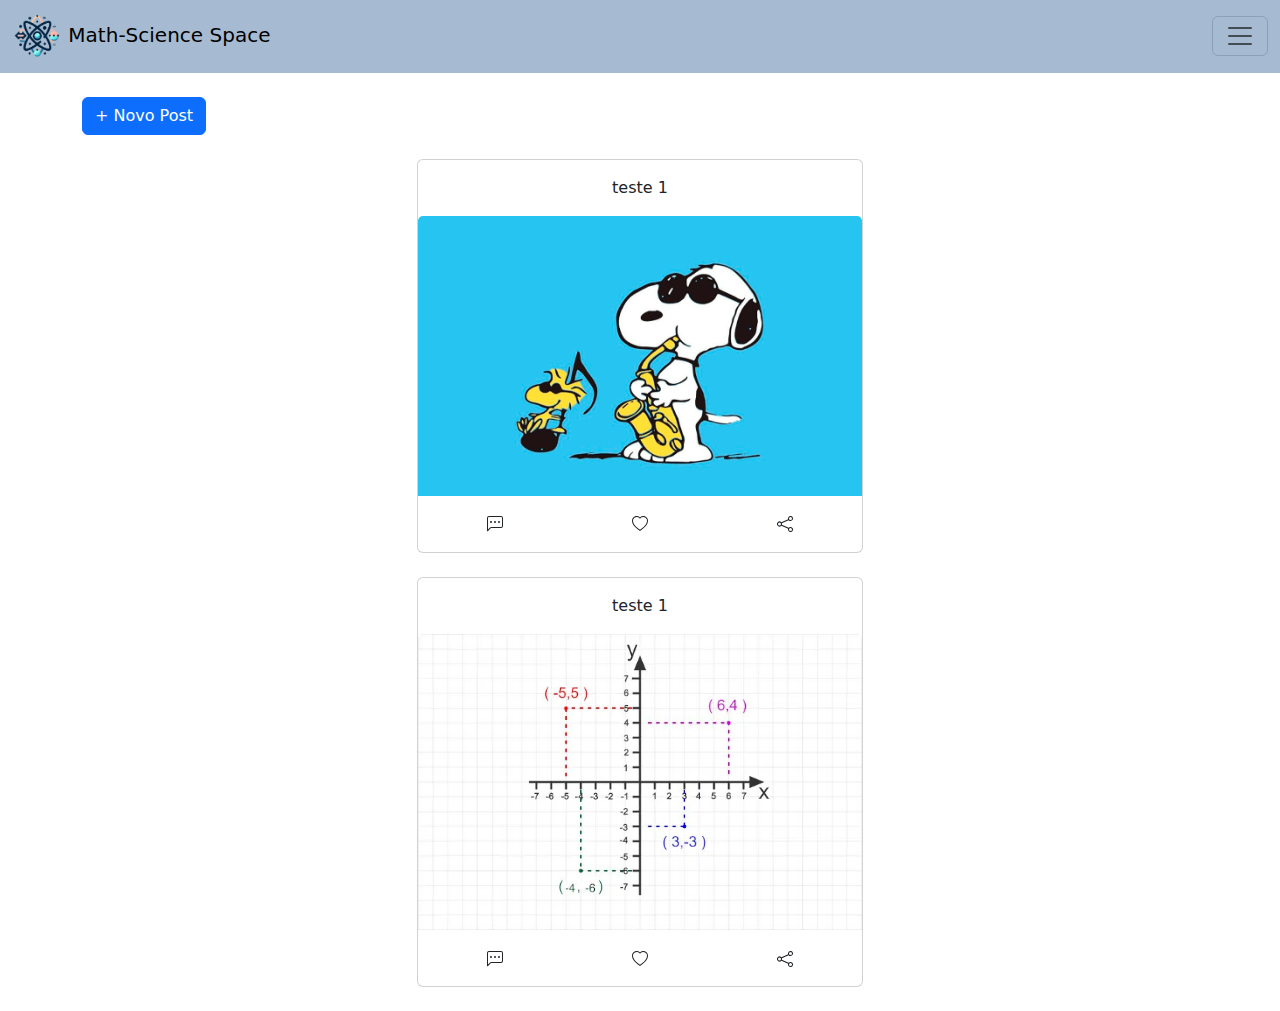
<file: tcc/telas/index.html>
<!DOCTYPE html>
<html lang="en">

<head>
    <meta charset="UTF-8">
    <meta name="viewport" content="width=device-width, initial-scale=1.0">
    <link rel="icon" href="images/logo mc.png">
    <link href="https://cdn.jsdelivr.net/npm/bootstrap@5.3.3/dist/css/bootstrap.min.css" rel="stylesheet"
        integrity="sha384-QWTKZyjpPEjISv5WaRU9OFeRpok6YctnYmDr5pNlyT2bRjXh0JMhjY6hW+ALEwIH" crossorigin="anonymous">
    <script src="https://cdn.jsdelivr.net/npm/bootstrap@5.3.3/dist/js/bootstrap.bundle.min.js"
        integrity="sha384-YvpcrYf0tY3lHB60NNkmXc5s9fDVZLESaAA55NDzOxhy9GkcIdslK1eN7N6jIeHz"
        crossorigin="anonymous"></script>
    <title>Math-Science Space</title>
</head>

<body>
    <header>
        <!-- NAVBAR -->
        <nav class="navbar" style="background-color: #A6BBD2;">
            <div class="container-fluid">
                <a class="navbar-brand" href="index.html"><img src="images/logo mc.png" width="50px" height="10%"
                        alt="">
                    Math-Science Space</a></a>
                <button class="navbar-toggler" type="button" data-bs-toggle="offcanvas"
                    data-bs-target="#offcanvasNavbar" aria-controls="offcanvasNavbar" aria-label="Toggle navigation">
                    <span class="navbar-toggler-icon"></span>
                </button>
                <div class="offcanvas offcanvas-end" tabindex="-1" id="offcanvasNavbar"
                    aria-labelledby="offcanvasNavbarLabel" style="background-color: #A6BBD2;">
                    <div class="offcanvas-header">
                        <h5 class="offcanvas-title" id="offcanvasNavbarLabel"><img src="images/logo mc.png" width="50px"
                                height="10%" alt="">
                            Math-Science Space</h5>
                        <button type="button" class="btn-close" data-bs-dismiss="offcanvas" aria-label="Close"></button>
                    </div>
                    <div class="offcanvas-body">
                        <ul class="navbar-nav justify-content-end flex-grow-1 pe-3">
                            <li class="nav-item">
                                <a class="nav-link" aria-current="page" href="vocesabia.html">Você Sabia?</a>
                            </li>
                            <li class="nav-item">
                                <a class="nav-link" href="eventos.html">Eventos</a>
                            </li>
                            <li class="nav-item">
                                <a class="nav-link" href="biblioteca.html">Biblioteca <svg
                                        xmlns="http://www.w3.org/2000/svg" width="16" height="16" fill="currentColor"
                                        class="bi bi-book" viewBox="0 0 16 16">
                                        <path
                                            d="M1 2.828c.885-.37 2.154-.769 3.388-.893 1.33-.134 2.458.063 3.112.752v9.746c-.935-.53-2.12-.603-3.213-.493-1.18.12-2.37.461-3.287.811zm7.5-.141c.654-.689 1.782-.886 3.112-.752 1.234.124 2.503.523 3.388.893v9.923c-.918-.35-2.107-.692-3.287-.81-1.094-.111-2.278-.039-3.213.492zM8 1.783C7.015.936 5.587.81 4.287.94c-1.514.153-3.042.672-3.994 1.105A.5.5 0 0 0 0 2.5v11a.5.5 0 0 0 .707.455c.882-.4 2.303-.881 3.68-1.02 1.409-.142 2.59.087 3.223.877a.5.5 0 0 0 .78 0c.633-.79 1.814-1.019 3.222-.877 1.378.139 2.8.62 3.681 1.02A.5.5 0 0 0 16 13.5v-11a.5.5 0 0 0-.293-.455c-.952-.433-2.48-.952-3.994-1.105C10.413.809 8.985.936 8 1.783" />
                                    </svg></a>
                            </li>
                            <li class="nav-item">
                                <a class="nav-link" href="login.html">Login <svg xmlns="http://www.w3.org/2000/svg"
                                        width="16" height="16" fill="currentColor" class="bi bi-person-fill"
                                        viewBox="0 0 16 16">
                                        <path
                                            d="M3 14s-1 0-1-1 1-4 6-4 6 3 6 4-1 1-1 1zm5-6a3 3 0 1 0 0-6 3 3 0 0 0 0 6" />
                                    </svg></a>
                            </li>
                            <li class="nav-item dropdown">
                                <a class="nav-link dropdown-toggle" href="#" role="button" data-bs-toggle="dropdown"
                                    aria-expanded="false">
                                    Materiais <svg xmlns="http://www.w3.org/2000/svg" width="16" height="16"
                                        fill="currentColor" class="bi bi-journals" viewBox="0 0 16 16">
                                        <path
                                            d="M5 0h8a2 2 0 0 1 2 2v10a2 2 0 0 1-2 2 2 2 0 0 1-2 2H3a2 2 0 0 1-2-2h1a1 1 0 0 0 1 1h8a1 1 0 0 0 1-1V4a1 1 0 0 0-1-1H3a1 1 0 0 0-1 1H1a2 2 0 0 1 2-2h8a2 2 0 0 1 2 2v9a1 1 0 0 0 1-1V2a1 1 0 0 0-1-1H5a1 1 0 0 0-1 1H3a2 2 0 0 1 2-2" />
                                        <path
                                            d="M1 6v-.5a.5.5 0 0 1 1 0V6h.5a.5.5 0 0 1 0 1h-2a.5.5 0 0 1 0-1zm0 3v-.5a.5.5 0 0 1 1 0V9h.5a.5.5 0 0 1 0 1h-2a.5.5 0 0 1 0-1zm0 2.5v.5H.5a.5.5 0 0 0 0 1h2a.5.5 0 0 0 0-1H2v-.5a.5.5 0 0 0-1 0" />
                                    </svg>
                                </a>
                                <ul class="dropdown-menu" style="background-color: #71A9B5;">
                                    <li><a class="dropdown-item" href="podcast.html">Podcasts <svg
                                                xmlns="http://www.w3.org/2000/svg" width="16" height="16"
                                                fill="currentColor" class="bi bi-earbuds" viewBox="0 0 16 16">
                                                <path fill-rule="evenodd"
                                                    d="M6.825 4.138c.596 2.141-.36 3.593-2.389 4.117a4.4 4.4 0 0 1-2.018.054c-.048-.01.9 2.778 1.522 4.61l.41 1.205a.52.52 0 0 1-.346.659l-.593.19a.55.55 0 0 1-.69-.34L.184 6.99c-.696-2.137.662-4.309 2.564-4.8 2.029-.523 3.402 0 4.076 1.948zm-.868 2.221c.43-.112.561-.993.292-1.969-.269-.975-.836-1.675-1.266-1.563s-.561.994-.292 1.969.836 1.675 1.266 1.563m3.218-2.221c-.596 2.141.36 3.593 2.389 4.117a4.4 4.4 0 0 0 2.018.054c.048-.01-.9 2.778-1.522 4.61l-.41 1.205a.52.52 0 0 0 .346.659l.593.19c.289.092.6-.06.69-.34l2.536-7.643c.696-2.137-.662-4.309-2.564-4.8-2.029-.523-3.402 0-4.076 1.948m.868 2.221c-.43-.112-.561-.993-.292-1.969.269-.975.836-1.675 1.266-1.563s.561.994.292 1.969-.836 1.675-1.266 1.563" />
                                            </svg></a></li>
                                    <li><a class="dropdown-item" href="videos.html">Vídeos <svg
                                                xmlns="http://www.w3.org/2000/svg" width="16" height="16"
                                                fill="currentColor" class="bi bi-camera-reels" viewBox="0 0 16 16">
                                                <path
                                                    d="M6 3a3 3 0 1 1-6 0 3 3 0 0 1 6 0M1 3a2 2 0 1 0 4 0 2 2 0 0 0-4 0" />
                                                <path
                                                    d="M9 6h.5a2 2 0 0 1 1.983 1.738l3.11-1.382A1 1 0 0 1 16 7.269v7.462a1 1 0 0 1-1.406.913l-3.111-1.382A2 2 0 0 1 9.5 16H2a2 2 0 0 1-2-2V8a2 2 0 0 1 2-2zm6 8.73V7.27l-3.5 1.555v4.35zM1 8v6a1 1 0 0 0 1 1h7.5a1 1 0 0 0 1-1V8a1 1 0 0 0-1-1H2a1 1 0 0 0-1 1" />
                                                <path
                                                    d="M9 6a3 3 0 1 0 0-6 3 3 0 0 0 0 6M7 3a2 2 0 1 1 4 0 2 2 0 0 1-4 0" />
                                            </svg></a></li>
                                    <li><a class="dropdown-item" href="artigos.html">Artigos Científicos <svg
                                                xmlns="http://www.w3.org/2000/svg" width="16" height="16"
                                                fill="currentColor" class="bi bi-file-earmark-text" viewBox="0 0 16 16">
                                                <path
                                                    d="M5.5 7a.5.5 0 0 0 0 1h5a.5.5 0 0 0 0-1zM5 9.5a.5.5 0 0 1 .5-.5h5a.5.5 0 0 1 0 1h-5a.5.5 0 0 1-.5-.5m0 2a.5.5 0 0 1 .5-.5h2a.5.5 0 0 1 0 1h-2a.5.5 0 0 1-.5-.5" />
                                                <path
                                                    d="M9.5 0H4a2 2 0 0 0-2 2v12a2 2 0 0 0 2 2h8a2 2 0 0 0 2-2V4.5zm0 1v2A1.5 1.5 0 0 0 11 4.5h2V14a1 1 0 0 1-1 1H4a1 1 0 0 1-1-1V2a1 1 0 0 1 1-1z" />
                                            </svg></a></li>
                                </ul>
                            </li>
                            <li class="nav-item">
                                <a class="nav-link" aria-disabled="true" href="duvidas.html">Dúvidas <svg
                                        xmlns="http://www.w3.org/2000/svg" width="16" height="16" fill="currentColor"
                                        class="bi bi-patch-question" viewBox="0 0 16 16">
                                        <path
                                            d="M8.05 9.6c.336 0 .504-.24.554-.627.04-.534.198-.815.847-1.26.673-.475 1.049-1.09 1.049-1.986 0-1.325-.92-2.227-2.262-2.227-1.02 0-1.792.492-2.1 1.29A1.7 1.7 0 0 0 6 5.48c0 .393.203.64.545.64.272 0 .455-.147.564-.51.158-.592.525-.915 1.074-.915.61 0 1.03.446 1.03 1.084 0 .563-.208.885-.822 1.325-.619.433-.926.914-.926 1.64v.111c0 .428.208.745.585.745" />
                                        <path
                                            d="m10.273 2.513-.921-.944.715-.698.622.637.89-.011a2.89 2.89 0 0 1 2.924 2.924l-.01.89.636.622a2.89 2.89 0 0 1 0 4.134l-.637.622.011.89a2.89 2.89 0 0 1-2.924 2.924l-.89-.01-.622.636a2.89 2.89 0 0 1-4.134 0l-.622-.637-.89.011a2.89 2.89 0 0 1-2.924-2.924l.01-.89-.636-.622a2.89 2.89 0 0 1 0-4.134l.637-.622-.011-.89a2.89 2.89 0 0 1 2.924-2.924l.89.01.622-.636a2.89 2.89 0 0 1 4.134 0l-.715.698a1.89 1.89 0 0 0-2.704 0l-.92.944-1.32-.016a1.89 1.89 0 0 0-1.911 1.912l.016 1.318-.944.921a1.89 1.89 0 0 0 0 2.704l.944.92-.016 1.32a1.89 1.89 0 0 0 1.912 1.911l1.318-.016.921.944a1.89 1.89 0 0 0 2.704 0l.92-.944 1.32.016a1.89 1.89 0 0 0 1.911-1.912l-.016-1.318.944-.921a1.89 1.89 0 0 0 0-2.704l-.944-.92.016-1.32a1.89 1.89 0 0 0-1.912-1.911z" />
                                        <path d="M7.001 11a1 1 0 1 1 2 0 1 1 0 0 1-2 0" />
                                    </svg></a>
                            </li>
                        </ul>
                    </div>
                </div>
            </div>
        </nav>
        <br>

    </header>

    <div class="container">
        <a href="postagem.html"><button type="button" class="btn btn-primary">+ Novo Post</button></a>

        <br><br>

        <center>
            <div class="card" style="width: 40%;">
                <div class="card-body">
                    <p class="card-text">teste 1</p>
                </div>
                <img src="images/snoopy.png" class="card-img-top" alt="...">
                <div class="card-body">
                    <div class="row">
                        <div class="col">
                            <svg xmlns="http://www.w3.org/2000/svg" width="16" height="16" fill="currentColor"
                                class="bi bi-chat-left-dots" viewBox="0 0 16 16">
                                <path
                                    d="M14 1a1 1 0 0 1 1 1v8a1 1 0 0 1-1 1H4.414A2 2 0 0 0 3 11.586l-2 2V2a1 1 0 0 1 1-1zM2 0a2 2 0 0 0-2 2v12.793a.5.5 0 0 0 .854.353l2.853-2.853A1 1 0 0 1 4.414 12H14a2 2 0 0 0 2-2V2a2 2 0 0 0-2-2z" />
                                <path
                                    d="M5 6a1 1 0 1 1-2 0 1 1 0 0 1 2 0m4 0a1 1 0 1 1-2 0 1 1 0 0 1 2 0m4 0a1 1 0 1 1-2 0 1 1 0 0 1 2 0" />
                            </svg>
                        </div>
                        <div class="col">
                            <svg xmlns="http://www.w3.org/2000/svg" width="16" height="16" fill="currentColor"
                                class="bi bi-heart" viewBox="0 0 16 16">
                                <path
                                    d="m8 2.748-.717-.737C5.6.281 2.514.878 1.4 3.053c-.523 1.023-.641 2.5.314 4.385.92 1.815 2.834 3.989 6.286 6.357 3.452-2.368 5.365-4.542 6.286-6.357.955-1.886.838-3.362.314-4.385C13.486.878 10.4.28 8.717 2.01zM8 15C-7.333 4.868 3.279-3.04 7.824 1.143q.09.083.176.171a3 3 0 0 1 .176-.17C12.72-3.042 23.333 4.867 8 15" />
                            </svg>
                        </div>
                        <div class="col">
                            <svg xmlns="http://www.w3.org/2000/svg" width="16" height="16" fill="currentColor"
                                class="bi bi-share" viewBox="0 0 16 16">
                                <path
                                    d="M13.5 1a1.5 1.5 0 1 0 0 3 1.5 1.5 0 0 0 0-3M11 2.5a2.5 2.5 0 1 1 .603 1.628l-6.718 3.12a2.5 2.5 0 0 1 0 1.504l6.718 3.12a2.5 2.5 0 1 1-.488.876l-6.718-3.12a2.5 2.5 0 1 1 0-3.256l6.718-3.12A2.5 2.5 0 0 1 11 2.5m-8.5 4a1.5 1.5 0 1 0 0 3 1.5 1.5 0 0 0 0-3m11 5.5a1.5 1.5 0 1 0 0 3 1.5 1.5 0 0 0 0-3" />
                            </svg>
                        </div>
                    </div>
                </div>
            </div>
            <br>

            <div class="card" style="width: 40%;">
                <div class="card-body">
                    <p class="card-text">teste 1</p>
                </div>
                <img src="images/plano.webp" class="card-img-top" alt="...">
                <div class="card-body">
                    <div class="row">
                        <div class="col">
                            <svg xmlns="http://www.w3.org/2000/svg" width="16" height="16" fill="currentColor"
                                class="bi bi-chat-left-dots" viewBox="0 0 16 16">
                                <path
                                    d="M14 1a1 1 0 0 1 1 1v8a1 1 0 0 1-1 1H4.414A2 2 0 0 0 3 11.586l-2 2V2a1 1 0 0 1 1-1zM2 0a2 2 0 0 0-2 2v12.793a.5.5 0 0 0 .854.353l2.853-2.853A1 1 0 0 1 4.414 12H14a2 2 0 0 0 2-2V2a2 2 0 0 0-2-2z" />
                                <path
                                    d="M5 6a1 1 0 1 1-2 0 1 1 0 0 1 2 0m4 0a1 1 0 1 1-2 0 1 1 0 0 1 2 0m4 0a1 1 0 1 1-2 0 1 1 0 0 1 2 0" />
                            </svg>
                        </div>
                        <div class="col">
                            <svg xmlns="http://www.w3.org/2000/svg" width="16" height="16" fill="currentColor"
                                class="bi bi-heart" viewBox="0 0 16 16">
                                <path
                                    d="m8 2.748-.717-.737C5.6.281 2.514.878 1.4 3.053c-.523 1.023-.641 2.5.314 4.385.92 1.815 2.834 3.989 6.286 6.357 3.452-2.368 5.365-4.542 6.286-6.357.955-1.886.838-3.362.314-4.385C13.486.878 10.4.28 8.717 2.01zM8 15C-7.333 4.868 3.279-3.04 7.824 1.143q.09.083.176.171a3 3 0 0 1 .176-.17C12.72-3.042 23.333 4.867 8 15" />
                            </svg>
                        </div>
                        <div class="col">
                            <svg xmlns="http://www.w3.org/2000/svg" width="16" height="16" fill="currentColor"
                                class="bi bi-share" viewBox="0 0 16 16">
                                <path
                                    d="M13.5 1a1.5 1.5 0 1 0 0 3 1.5 1.5 0 0 0 0-3M11 2.5a2.5 2.5 0 1 1 .603 1.628l-6.718 3.12a2.5 2.5 0 0 1 0 1.504l6.718 3.12a2.5 2.5 0 1 1-.488.876l-6.718-3.12a2.5 2.5 0 1 1 0-3.256l6.718-3.12A2.5 2.5 0 0 1 11 2.5m-8.5 4a1.5 1.5 0 1 0 0 3 1.5 1.5 0 0 0 0-3m11 5.5a1.5 1.5 0 1 0 0 3 1.5 1.5 0 0 0 0-3" />
                            </svg>
                        </div>
                    </div>
                </div>
            </div>
        </center>
        <br>


    </div>
</body>

</html>
</file>
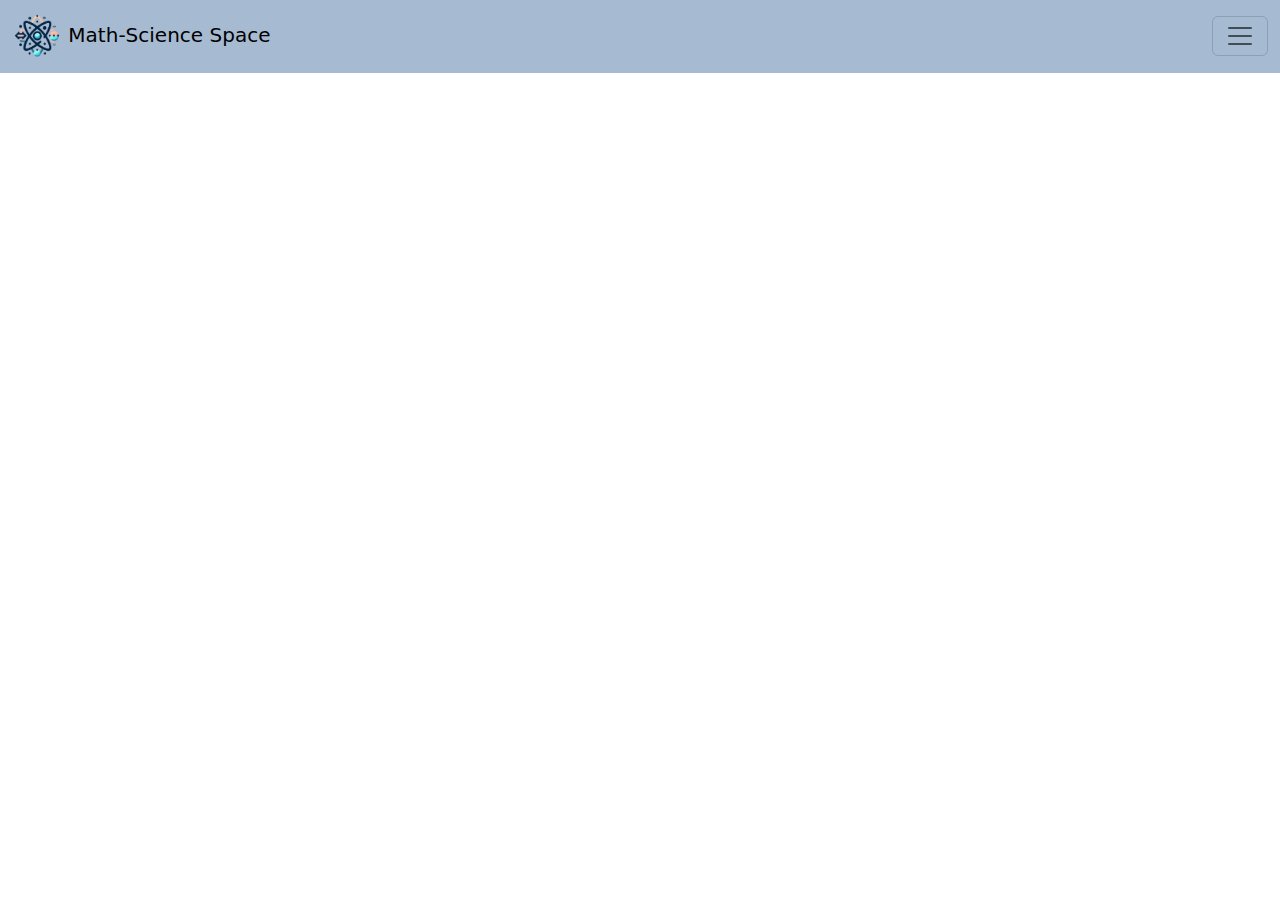
<file: tcc/telas/artigos.html>
<!DOCTYPE html>
<html lang="en">

<head>
    <meta charset="UTF-8">
    <meta name="viewport" content="width=device-width, initial-scale=1.0">
    <link rel="icon" href="images/logo mc.png">
    <link href="https://cdn.jsdelivr.net/npm/bootstrap@5.3.3/dist/css/bootstrap.min.css" rel="stylesheet"
        integrity="sha384-QWTKZyjpPEjISv5WaRU9OFeRpok6YctnYmDr5pNlyT2bRjXh0JMhjY6hW+ALEwIH" crossorigin="anonymous">
    <script src="https://cdn.jsdelivr.net/npm/bootstrap@5.3.3/dist/js/bootstrap.bundle.min.js"
        integrity="sha384-YvpcrYf0tY3lHB60NNkmXc5s9fDVZLESaAA55NDzOxhy9GkcIdslK1eN7N6jIeHz"
        crossorigin="anonymous"></script>
    <title>Math-Science Space</title>
</head>

<body>
    <header>
        <!-- NAVBAR -->
        <nav class="navbar" style="background-color: #A6BBD2;">
            <div class="container-fluid">
                <a class="navbar-brand" href="index.html"><img src="images/logo mc.png" width="50px" height="10%"
                        alt="">
                    Math-Science Space</a></a>
                <button class="navbar-toggler" type="button" data-bs-toggle="offcanvas"
                    data-bs-target="#offcanvasNavbar" aria-controls="offcanvasNavbar" aria-label="Toggle navigation">
                    <span class="navbar-toggler-icon"></span>
                </button>
                <div class="offcanvas offcanvas-end" tabindex="-1" id="offcanvasNavbar"
                    aria-labelledby="offcanvasNavbarLabel" style="background-color: #A6BBD2;">
                    <div class="offcanvas-header">
                        <h5 class="offcanvas-title" id="offcanvasNavbarLabel"><img src="images/logo mc.png" width="50px"
                                height="10%" alt="">
                            Math-Science Space</h5>
                        <button type="button" class="btn-close" data-bs-dismiss="offcanvas" aria-label="Close"></button>
                    </div>
                    <div class="offcanvas-body">
                        <ul class="navbar-nav justify-content-end flex-grow-1 pe-3">
                            <li class="nav-item">
                                <a class="nav-link" aria-current="page" href="vocesabia.html">Você Sabia?</a>
                            </li>
                            <li class="nav-item">
                                <a class="nav-link" href="eventos.html">Eventos</a>
                            </li>
                            <li class="nav-item">
                                <a class="nav-link" href="biblioteca.html">Biblioteca <svg
                                        xmlns="http://www.w3.org/2000/svg" width="16" height="16" fill="currentColor"
                                        class="bi bi-book" viewBox="0 0 16 16">
                                        <path
                                            d="M1 2.828c.885-.37 2.154-.769 3.388-.893 1.33-.134 2.458.063 3.112.752v9.746c-.935-.53-2.12-.603-3.213-.493-1.18.12-2.37.461-3.287.811zm7.5-.141c.654-.689 1.782-.886 3.112-.752 1.234.124 2.503.523 3.388.893v9.923c-.918-.35-2.107-.692-3.287-.81-1.094-.111-2.278-.039-3.213.492zM8 1.783C7.015.936 5.587.81 4.287.94c-1.514.153-3.042.672-3.994 1.105A.5.5 0 0 0 0 2.5v11a.5.5 0 0 0 .707.455c.882-.4 2.303-.881 3.68-1.02 1.409-.142 2.59.087 3.223.877a.5.5 0 0 0 .78 0c.633-.79 1.814-1.019 3.222-.877 1.378.139 2.8.62 3.681 1.02A.5.5 0 0 0 16 13.5v-11a.5.5 0 0 0-.293-.455c-.952-.433-2.48-.952-3.994-1.105C10.413.809 8.985.936 8 1.783" />
                                    </svg></a>
                            </li>
                            <li class="nav-item">
                                <a class="nav-link" href="login.html">Login <svg xmlns="http://www.w3.org/2000/svg"
                                        width="16" height="16" fill="currentColor" class="bi bi-person-fill"
                                        viewBox="0 0 16 16">
                                        <path
                                            d="M3 14s-1 0-1-1 1-4 6-4 6 3 6 4-1 1-1 1zm5-6a3 3 0 1 0 0-6 3 3 0 0 0 0 6" />
                                    </svg></a>
                            </li>
                            <li class="nav-item dropdown">
                                <a class="nav-link dropdown-toggle" href="#" role="button" data-bs-toggle="dropdown"
                                    aria-expanded="false">
                                    Materiais <svg xmlns="http://www.w3.org/2000/svg" width="16" height="16"
                                        fill="currentColor" class="bi bi-journals" viewBox="0 0 16 16">
                                        <path
                                            d="M5 0h8a2 2 0 0 1 2 2v10a2 2 0 0 1-2 2 2 2 0 0 1-2 2H3a2 2 0 0 1-2-2h1a1 1 0 0 0 1 1h8a1 1 0 0 0 1-1V4a1 1 0 0 0-1-1H3a1 1 0 0 0-1 1H1a2 2 0 0 1 2-2h8a2 2 0 0 1 2 2v9a1 1 0 0 0 1-1V2a1 1 0 0 0-1-1H5a1 1 0 0 0-1 1H3a2 2 0 0 1 2-2" />
                                        <path
                                            d="M1 6v-.5a.5.5 0 0 1 1 0V6h.5a.5.5 0 0 1 0 1h-2a.5.5 0 0 1 0-1zm0 3v-.5a.5.5 0 0 1 1 0V9h.5a.5.5 0 0 1 0 1h-2a.5.5 0 0 1 0-1zm0 2.5v.5H.5a.5.5 0 0 0 0 1h2a.5.5 0 0 0 0-1H2v-.5a.5.5 0 0 0-1 0" />
                                    </svg>
                                </a>
                                <ul class="dropdown-menu" style="background-color: #71A9B5;">
                                    <li><a class="dropdown-item" href="podcast.html">Podcasts <svg
                                                xmlns="http://www.w3.org/2000/svg" width="16" height="16"
                                                fill="currentColor" class="bi bi-earbuds" viewBox="0 0 16 16">
                                                <path fill-rule="evenodd"
                                                    d="M6.825 4.138c.596 2.141-.36 3.593-2.389 4.117a4.4 4.4 0 0 1-2.018.054c-.048-.01.9 2.778 1.522 4.61l.41 1.205a.52.52 0 0 1-.346.659l-.593.19a.55.55 0 0 1-.69-.34L.184 6.99c-.696-2.137.662-4.309 2.564-4.8 2.029-.523 3.402 0 4.076 1.948zm-.868 2.221c.43-.112.561-.993.292-1.969-.269-.975-.836-1.675-1.266-1.563s-.561.994-.292 1.969.836 1.675 1.266 1.563m3.218-2.221c-.596 2.141.36 3.593 2.389 4.117a4.4 4.4 0 0 0 2.018.054c.048-.01-.9 2.778-1.522 4.61l-.41 1.205a.52.52 0 0 0 .346.659l.593.19c.289.092.6-.06.69-.34l2.536-7.643c.696-2.137-.662-4.309-2.564-4.8-2.029-.523-3.402 0-4.076 1.948m.868 2.221c-.43-.112-.561-.993-.292-1.969.269-.975.836-1.675 1.266-1.563s.561.994.292 1.969-.836 1.675-1.266 1.563" />
                                            </svg></a></li>
                                    <li><a class="dropdown-item" href="videos.html">Vídeos <svg xmlns="http://www.w3.org/2000/svg"
                                                width="16" height="16" fill="currentColor" class="bi bi-camera-reels"
                                                viewBox="0 0 16 16">
                                                <path
                                                    d="M6 3a3 3 0 1 1-6 0 3 3 0 0 1 6 0M1 3a2 2 0 1 0 4 0 2 2 0 0 0-4 0" />
                                                <path
                                                    d="M9 6h.5a2 2 0 0 1 1.983 1.738l3.11-1.382A1 1 0 0 1 16 7.269v7.462a1 1 0 0 1-1.406.913l-3.111-1.382A2 2 0 0 1 9.5 16H2a2 2 0 0 1-2-2V8a2 2 0 0 1 2-2zm6 8.73V7.27l-3.5 1.555v4.35zM1 8v6a1 1 0 0 0 1 1h7.5a1 1 0 0 0 1-1V8a1 1 0 0 0-1-1H2a1 1 0 0 0-1 1" />
                                                <path
                                                    d="M9 6a3 3 0 1 0 0-6 3 3 0 0 0 0 6M7 3a2 2 0 1 1 4 0 2 2 0 0 1-4 0" />
                                            </svg></a></li>
                                    <li><a class="dropdown-item" href="artigos.html">Artigos Científicos <svg
                                                xmlns="http://www.w3.org/2000/svg" width="16" height="16"
                                                fill="currentColor" class="bi bi-file-earmark-text" viewBox="0 0 16 16">
                                                <path
                                                    d="M5.5 7a.5.5 0 0 0 0 1h5a.5.5 0 0 0 0-1zM5 9.5a.5.5 0 0 1 .5-.5h5a.5.5 0 0 1 0 1h-5a.5.5 0 0 1-.5-.5m0 2a.5.5 0 0 1 .5-.5h2a.5.5 0 0 1 0 1h-2a.5.5 0 0 1-.5-.5" />
                                                <path
                                                    d="M9.5 0H4a2 2 0 0 0-2 2v12a2 2 0 0 0 2 2h8a2 2 0 0 0 2-2V4.5zm0 1v2A1.5 1.5 0 0 0 11 4.5h2V14a1 1 0 0 1-1 1H4a1 1 0 0 1-1-1V2a1 1 0 0 1 1-1z" />
                                            </svg></a></li>
                                </ul>
                            </li>
                            <li class="nav-item">
                                <a class="nav-link" aria-disabled="true" href="duvidas.html">Dúvidas <svg
                                        xmlns="http://www.w3.org/2000/svg" width="16" height="16" fill="currentColor"
                                        class="bi bi-patch-question" viewBox="0 0 16 16">
                                        <path
                                            d="M8.05 9.6c.336 0 .504-.24.554-.627.04-.534.198-.815.847-1.26.673-.475 1.049-1.09 1.049-1.986 0-1.325-.92-2.227-2.262-2.227-1.02 0-1.792.492-2.1 1.29A1.7 1.7 0 0 0 6 5.48c0 .393.203.64.545.64.272 0 .455-.147.564-.51.158-.592.525-.915 1.074-.915.61 0 1.03.446 1.03 1.084 0 .563-.208.885-.822 1.325-.619.433-.926.914-.926 1.64v.111c0 .428.208.745.585.745" />
                                        <path
                                            d="m10.273 2.513-.921-.944.715-.698.622.637.89-.011a2.89 2.89 0 0 1 2.924 2.924l-.01.89.636.622a2.89 2.89 0 0 1 0 4.134l-.637.622.011.89a2.89 2.89 0 0 1-2.924 2.924l-.89-.01-.622.636a2.89 2.89 0 0 1-4.134 0l-.622-.637-.89.011a2.89 2.89 0 0 1-2.924-2.924l.01-.89-.636-.622a2.89 2.89 0 0 1 0-4.134l.637-.622-.011-.89a2.89 2.89 0 0 1 2.924-2.924l.89.01.622-.636a2.89 2.89 0 0 1 4.134 0l-.715.698a1.89 1.89 0 0 0-2.704 0l-.92.944-1.32-.016a1.89 1.89 0 0 0-1.911 1.912l.016 1.318-.944.921a1.89 1.89 0 0 0 0 2.704l.944.92-.016 1.32a1.89 1.89 0 0 0 1.912 1.911l1.318-.016.921.944a1.89 1.89 0 0 0 2.704 0l.92-.944 1.32.016a1.89 1.89 0 0 0 1.911-1.912l-.016-1.318.944-.921a1.89 1.89 0 0 0 0-2.704l-.944-.92.016-1.32a1.89 1.89 0 0 0-1.912-1.911z" />
                                        <path d="M7.001 11a1 1 0 1 1 2 0 1 1 0 0 1-2 0" />
                                    </svg></a>
                            </li>
                        </ul>
                    </div>
                </div>
            </div>
        </nav>
        <br>
    </header>


</body>

</html>
</file>
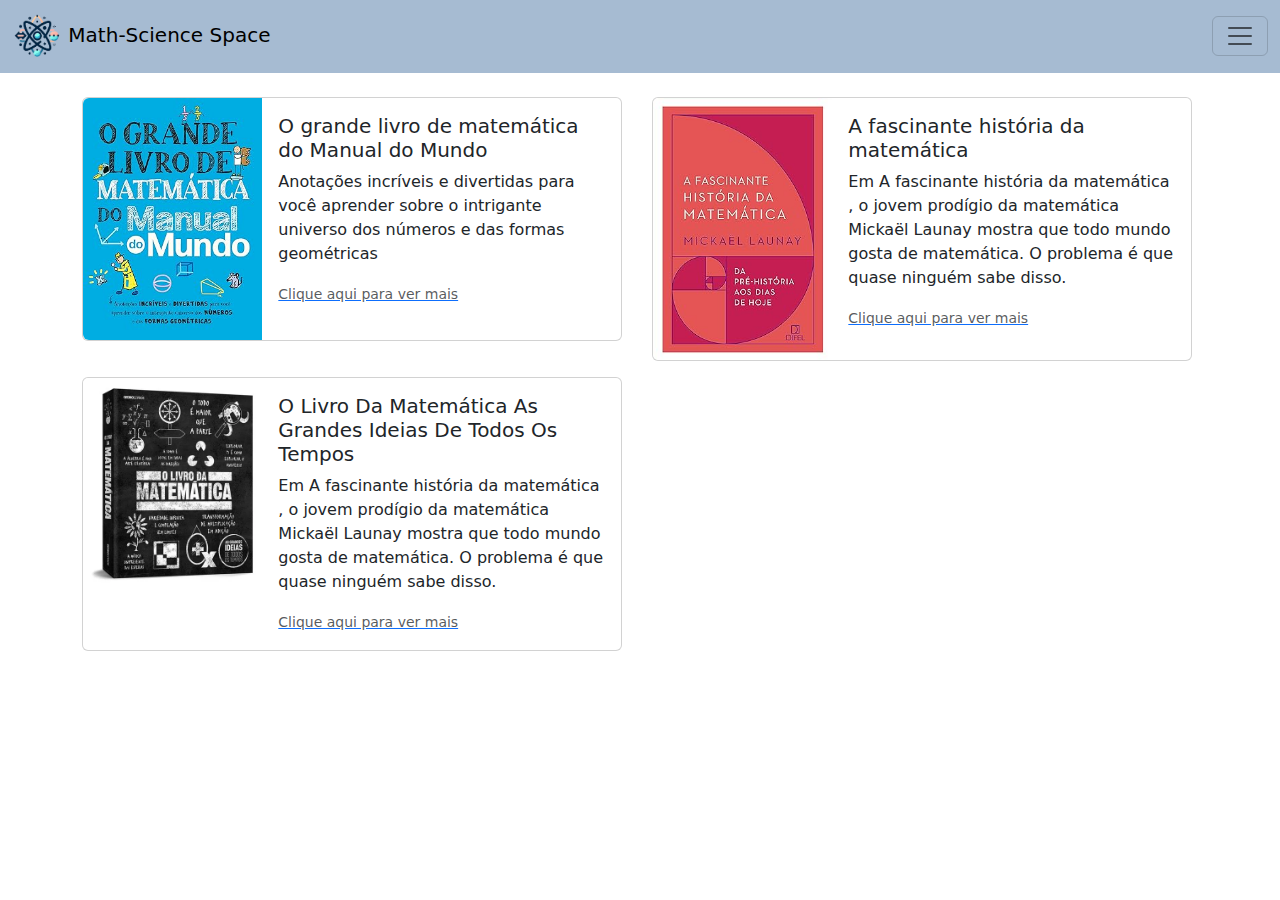
<file: tcc/telas/biblioteca.html>
<!DOCTYPE html>
<html lang="en">

<head>
    <meta charset="UTF-8">
    <meta name="viewport" content="width=device-width, initial-scale=1.0">
    <link rel="icon" href="images/logo mc.png">
    <link href="https://cdn.jsdelivr.net/npm/bootstrap@5.3.3/dist/css/bootstrap.min.css" rel="stylesheet"
        integrity="sha384-QWTKZyjpPEjISv5WaRU9OFeRpok6YctnYmDr5pNlyT2bRjXh0JMhjY6hW+ALEwIH" crossorigin="anonymous">
    <script src="https://cdn.jsdelivr.net/npm/bootstrap@5.3.3/dist/js/bootstrap.bundle.min.js"
        integrity="sha384-YvpcrYf0tY3lHB60NNkmXc5s9fDVZLESaAA55NDzOxhy9GkcIdslK1eN7N6jIeHz"
        crossorigin="anonymous"></script>
    <title>Math-Science Space</title>
</head>

<body>
    <header>
        <!-- NAVBAR -->
        <nav class="navbar" style="background-color: #A6BBD2;">
            <div class="container-fluid">
                <a class="navbar-brand" href="index.html"><img src="images/logo mc.png" width="50px" height="10%"
                        alt="">
                    Math-Science Space</a></a>
                <button class="navbar-toggler" type="button" data-bs-toggle="offcanvas"
                    data-bs-target="#offcanvasNavbar" aria-controls="offcanvasNavbar" aria-label="Toggle navigation">
                    <span class="navbar-toggler-icon"></span>
                </button>
                <div class="offcanvas offcanvas-end" tabindex="-1" id="offcanvasNavbar"
                    aria-labelledby="offcanvasNavbarLabel" style="background-color: #A6BBD2;">
                    <div class="offcanvas-header">
                        <h5 class="offcanvas-title" id="offcanvasNavbarLabel"><img src="images/logo mc.png" width="50px"
                                height="10%" alt="">
                            Math-Science Space</h5>
                        <button type="button" class="btn-close" data-bs-dismiss="offcanvas" aria-label="Close"></button>
                    </div>
                    <div class="offcanvas-body">
                        <ul class="navbar-nav justify-content-end flex-grow-1 pe-3">
                            <li class="nav-item">
                                <a class="nav-link" aria-current="page" href="vocesabia.html">Você Sabia?</a>
                            </li>
                            <li class="nav-item">
                                <a class="nav-link" href="eventos.html">Eventos</a>
                            </li>
                            <li class="nav-item">
                                <a class="nav-link" href="biblioteca.html">Biblioteca <svg
                                        xmlns="http://www.w3.org/2000/svg" width="16" height="16" fill="currentColor"
                                        class="bi bi-book" viewBox="0 0 16 16">
                                        <path
                                            d="M1 2.828c.885-.37 2.154-.769 3.388-.893 1.33-.134 2.458.063 3.112.752v9.746c-.935-.53-2.12-.603-3.213-.493-1.18.12-2.37.461-3.287.811zm7.5-.141c.654-.689 1.782-.886 3.112-.752 1.234.124 2.503.523 3.388.893v9.923c-.918-.35-2.107-.692-3.287-.81-1.094-.111-2.278-.039-3.213.492zM8 1.783C7.015.936 5.587.81 4.287.94c-1.514.153-3.042.672-3.994 1.105A.5.5 0 0 0 0 2.5v11a.5.5 0 0 0 .707.455c.882-.4 2.303-.881 3.68-1.02 1.409-.142 2.59.087 3.223.877a.5.5 0 0 0 .78 0c.633-.79 1.814-1.019 3.222-.877 1.378.139 2.8.62 3.681 1.02A.5.5 0 0 0 16 13.5v-11a.5.5 0 0 0-.293-.455c-.952-.433-2.48-.952-3.994-1.105C10.413.809 8.985.936 8 1.783" />
                                    </svg></a>
                            </li>
                            <li class="nav-item">
                                <a class="nav-link" href="login.html">Login <svg xmlns="http://www.w3.org/2000/svg"
                                        width="16" height="16" fill="currentColor" class="bi bi-person-fill"
                                        viewBox="0 0 16 16">
                                        <path
                                            d="M3 14s-1 0-1-1 1-4 6-4 6 3 6 4-1 1-1 1zm5-6a3 3 0 1 0 0-6 3 3 0 0 0 0 6" />
                                    </svg></a>
                            </li>
                            <li class="nav-item dropdown">
                                <a class="nav-link dropdown-toggle" href="#" role="button" data-bs-toggle="dropdown"
                                    aria-expanded="false">
                                    Materiais <svg xmlns="http://www.w3.org/2000/svg" width="16" height="16"
                                        fill="currentColor" class="bi bi-journals" viewBox="0 0 16 16">
                                        <path
                                            d="M5 0h8a2 2 0 0 1 2 2v10a2 2 0 0 1-2 2 2 2 0 0 1-2 2H3a2 2 0 0 1-2-2h1a1 1 0 0 0 1 1h8a1 1 0 0 0 1-1V4a1 1 0 0 0-1-1H3a1 1 0 0 0-1 1H1a2 2 0 0 1 2-2h8a2 2 0 0 1 2 2v9a1 1 0 0 0 1-1V2a1 1 0 0 0-1-1H5a1 1 0 0 0-1 1H3a2 2 0 0 1 2-2" />
                                        <path
                                            d="M1 6v-.5a.5.5 0 0 1 1 0V6h.5a.5.5 0 0 1 0 1h-2a.5.5 0 0 1 0-1zm0 3v-.5a.5.5 0 0 1 1 0V9h.5a.5.5 0 0 1 0 1h-2a.5.5 0 0 1 0-1zm0 2.5v.5H.5a.5.5 0 0 0 0 1h2a.5.5 0 0 0 0-1H2v-.5a.5.5 0 0 0-1 0" />
                                    </svg>
                                </a>
                                <ul class="dropdown-menu" style="background-color: #71A9B5;">
                                    <li><a class="dropdown-item" href="podcast.html">Podcasts <svg
                                                xmlns="http://www.w3.org/2000/svg" width="16" height="16"
                                                fill="currentColor" class="bi bi-earbuds" viewBox="0 0 16 16">
                                                <path fill-rule="evenodd"
                                                    d="M6.825 4.138c.596 2.141-.36 3.593-2.389 4.117a4.4 4.4 0 0 1-2.018.054c-.048-.01.9 2.778 1.522 4.61l.41 1.205a.52.52 0 0 1-.346.659l-.593.19a.55.55 0 0 1-.69-.34L.184 6.99c-.696-2.137.662-4.309 2.564-4.8 2.029-.523 3.402 0 4.076 1.948zm-.868 2.221c.43-.112.561-.993.292-1.969-.269-.975-.836-1.675-1.266-1.563s-.561.994-.292 1.969.836 1.675 1.266 1.563m3.218-2.221c-.596 2.141.36 3.593 2.389 4.117a4.4 4.4 0 0 0 2.018.054c.048-.01-.9 2.778-1.522 4.61l-.41 1.205a.52.52 0 0 0 .346.659l.593.19c.289.092.6-.06.69-.34l2.536-7.643c.696-2.137-.662-4.309-2.564-4.8-2.029-.523-3.402 0-4.076 1.948m.868 2.221c-.43-.112-.561-.993-.292-1.969.269-.975.836-1.675 1.266-1.563s.561.994.292 1.969-.836 1.675-1.266 1.563" />
                                            </svg></a></li>
                                    <li><a class="dropdown-item" href="videos.html">Vídeos <svg xmlns="http://www.w3.org/2000/svg"
                                                width="16" height="16" fill="currentColor" class="bi bi-camera-reels"
                                                viewBox="0 0 16 16">
                                                <path
                                                    d="M6 3a3 3 0 1 1-6 0 3 3 0 0 1 6 0M1 3a2 2 0 1 0 4 0 2 2 0 0 0-4 0" />
                                                <path
                                                    d="M9 6h.5a2 2 0 0 1 1.983 1.738l3.11-1.382A1 1 0 0 1 16 7.269v7.462a1 1 0 0 1-1.406.913l-3.111-1.382A2 2 0 0 1 9.5 16H2a2 2 0 0 1-2-2V8a2 2 0 0 1 2-2zm6 8.73V7.27l-3.5 1.555v4.35zM1 8v6a1 1 0 0 0 1 1h7.5a1 1 0 0 0 1-1V8a1 1 0 0 0-1-1H2a1 1 0 0 0-1 1" />
                                                <path
                                                    d="M9 6a3 3 0 1 0 0-6 3 3 0 0 0 0 6M7 3a2 2 0 1 1 4 0 2 2 0 0 1-4 0" />
                                            </svg></a></li>
                                    <li><a class="dropdown-item" href="artigos.html">Artigos Científicos <svg
                                                xmlns="http://www.w3.org/2000/svg" width="16" height="16"
                                                fill="currentColor" class="bi bi-file-earmark-text" viewBox="0 0 16 16">
                                                <path
                                                    d="M5.5 7a.5.5 0 0 0 0 1h5a.5.5 0 0 0 0-1zM5 9.5a.5.5 0 0 1 .5-.5h5a.5.5 0 0 1 0 1h-5a.5.5 0 0 1-.5-.5m0 2a.5.5 0 0 1 .5-.5h2a.5.5 0 0 1 0 1h-2a.5.5 0 0 1-.5-.5" />
                                                <path
                                                    d="M9.5 0H4a2 2 0 0 0-2 2v12a2 2 0 0 0 2 2h8a2 2 0 0 0 2-2V4.5zm0 1v2A1.5 1.5 0 0 0 11 4.5h2V14a1 1 0 0 1-1 1H4a1 1 0 0 1-1-1V2a1 1 0 0 1 1-1z" />
                                            </svg></a></li>
                                </ul>
                            </li>
                            <li class="nav-item">
                                <a class="nav-link" aria-disabled="true" href="duvidas.html">Dúvidas <svg
                                        xmlns="http://www.w3.org/2000/svg" width="16" height="16" fill="currentColor"
                                        class="bi bi-patch-question" viewBox="0 0 16 16">
                                        <path
                                            d="M8.05 9.6c.336 0 .504-.24.554-.627.04-.534.198-.815.847-1.26.673-.475 1.049-1.09 1.049-1.986 0-1.325-.92-2.227-2.262-2.227-1.02 0-1.792.492-2.1 1.29A1.7 1.7 0 0 0 6 5.48c0 .393.203.64.545.64.272 0 .455-.147.564-.51.158-.592.525-.915 1.074-.915.61 0 1.03.446 1.03 1.084 0 .563-.208.885-.822 1.325-.619.433-.926.914-.926 1.64v.111c0 .428.208.745.585.745" />
                                        <path
                                            d="m10.273 2.513-.921-.944.715-.698.622.637.89-.011a2.89 2.89 0 0 1 2.924 2.924l-.01.89.636.622a2.89 2.89 0 0 1 0 4.134l-.637.622.011.89a2.89 2.89 0 0 1-2.924 2.924l-.89-.01-.622.636a2.89 2.89 0 0 1-4.134 0l-.622-.637-.89.011a2.89 2.89 0 0 1-2.924-2.924l.01-.89-.636-.622a2.89 2.89 0 0 1 0-4.134l.637-.622-.011-.89a2.89 2.89 0 0 1 2.924-2.924l.89.01.622-.636a2.89 2.89 0 0 1 4.134 0l-.715.698a1.89 1.89 0 0 0-2.704 0l-.92.944-1.32-.016a1.89 1.89 0 0 0-1.911 1.912l.016 1.318-.944.921a1.89 1.89 0 0 0 0 2.704l.944.92-.016 1.32a1.89 1.89 0 0 0 1.912 1.911l1.318-.016.921.944a1.89 1.89 0 0 0 2.704 0l.92-.944 1.32.016a1.89 1.89 0 0 0 1.911-1.912l-.016-1.318.944-.921a1.89 1.89 0 0 0 0-2.704l-.944-.92.016-1.32a1.89 1.89 0 0 0-1.912-1.911z" />
                                        <path d="M7.001 11a1 1 0 1 1 2 0 1 1 0 0 1-2 0" />
                                    </svg></a>
                            </li>
                        </ul>
                    </div>
                </div>
            </div>
        </nav>
        <br>
    </header>

    <div class="container">
        <div class="row">
            <div class="col">
                <div class="card mb-3" style="max-width: 540px;">
                    <div class="row g-0">
                        <div class="col-md-4">
                            <img src="images/livro 1.jpg" class="img-fluid rounded-start" alt="...">
                        </div>
                        <div class="col-md-8">
                            <div class="card-body">
                                <h5 class="card-title">O grande livro de matemática do Manual do Mundo</h5>
                                <p class="card-text">Anotações incríveis e divertidas para você aprender sobre o
                                    intrigante universo dos números e das formas geométricas</p>
                                <a
                                    href="https://www.amazon.com.br/grande-livro-matemática-Manual-Mundo/dp/6555643366/ref=asc_df_6555643366/?tag=googleshopp00-20&linkCode=df0&hvadid=379712528301&hvpos=&hvnetw=g&hvrand=6411608622414010724&hvpone=&hvptwo=&hvqmt=&hvdev=c&hvdvcmdl=&hvlocint=&hvlocphy=1001634&hvtargid=pla-1660474067439&psc=1&mcid=f12ca66e47243e858eddb3e3b6394d8b">
                                    <p class="card-text"><small class="text-body-secondary">Clique aqui para ver
                                            mais</small>
                                    </p>
                                </a>
                            </div>
                        </div>
                    </div>
                </div>
            </div>
            <div class="col">
                <div class="card mb-3" style="max-width: 540px;">
                    <div class="row g-0">
                        <div class="col-md-4">
                            <img src="images/livro2.jpg" class="img-fluid rounded-start" alt="...">
                        </div>
                        <div class="col-md-8">
                            <div class="card-body">
                                <h5 class="card-title">A fascinante história da matemática</h5>
                                <p class="card-text">Em A fascinante história da matemática , o jovem prodígio da
                                    matemática Mickaël Launay mostra que todo mundo gosta de matemática. O problema é
                                    que quase ninguém sabe disso.</p>
                                <a
                                    href="https://www.amazon.com.br/fascinante-história-matemática-Mickaël-Launay/dp/8528624188?source=ps-sl-shoppingads-lpcontext&ref_=fplfs&psc=1&smid=A1ZZFT5FULY4LN">
                                    <p class="card-text"><small class="text-body-secondary">Clique aqui para ver
                                            mais</small>
                                </a>
                                </p>
                            </div>
                        </div>
                    </div>
                </div>
            </div>
        </div>
        <div class="row">
            <div class="col">
                <div class="card mb-3" style="max-width: 540px;">
                    <div class="row g-0">
                        <div class="col-md-4">
                            <img src="images/livro3.webp" class="img-fluid rounded-start" alt="...">
                        </div>
                        <div class="col-md-8">
                            <div class="card-body">
                                <h5 class="card-title">O Livro Da Matemática As Grandes Ideias De Todos Os Tempos</h5>
                                <p class="card-text">Em A fascinante história da matemática , o jovem prodígio da
                                    matemática Mickaël Launay mostra que todo mundo gosta de matemática. O problema é
                                    que quase ninguém sabe disso.</p>
                                <a
                                    href="https://www.mercadolivre.com.br/o-livro-da-matematica-as-grandes-ideias-de-todos-os-tempos/p/MLB22822091?matt_tool=18956390&utm_source=google_shopping&utm_medium=organic&item_id=MLB3325468315&from=gshop">
                                    <p class="card-text"><small class="text-body-secondary">Clique aqui para ver
                                            mais</small>
                                </a>
                                </p>
                            </div>
                        </div>
                    </div>
                </div>
            </div>
        </div>

    </div>

</body>

</html>
</file>
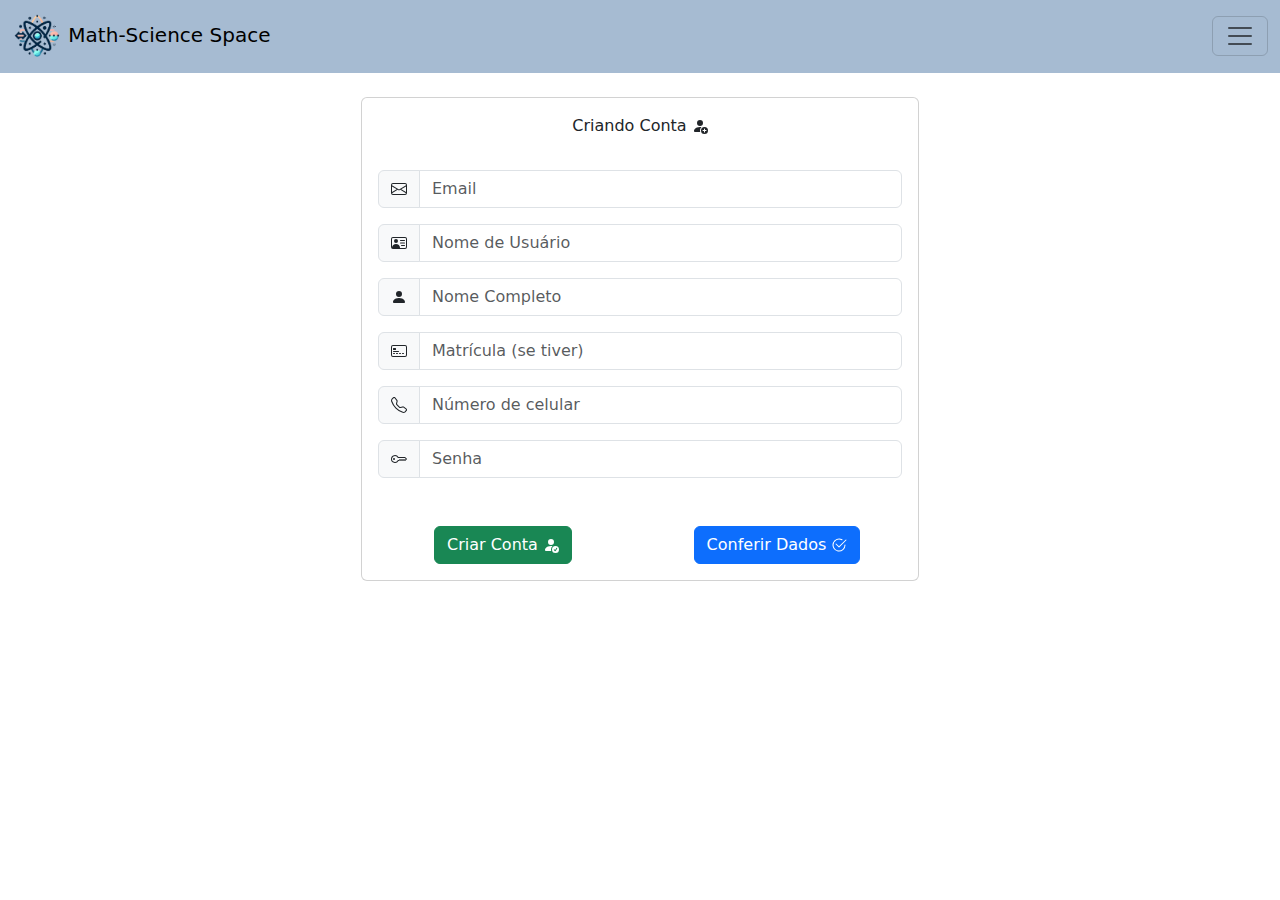
<file: tcc/telas/criarConta.html>
<!DOCTYPE html>
<html lang="en">

<head>
    <meta charset="UTF-8">
    <meta name="viewport" content="width=device-width, initial-scale=1.0">
    <link rel="icon" href="images/logo mc.png">
    <link href="https://cdn.jsdelivr.net/npm/bootstrap@5.3.3/dist/css/bootstrap.min.css" rel="stylesheet"
        integrity="sha384-QWTKZyjpPEjISv5WaRU9OFeRpok6YctnYmDr5pNlyT2bRjXh0JMhjY6hW+ALEwIH" crossorigin="anonymous">
    <script src="https://cdn.jsdelivr.net/npm/bootstrap@5.3.3/dist/js/bootstrap.bundle.min.js"
        integrity="sha384-YvpcrYf0tY3lHB60NNkmXc5s9fDVZLESaAA55NDzOxhy9GkcIdslK1eN7N6jIeHz"
        crossorigin="anonymous"></script>
    <title>Math-Science Space</title>
</head>

<body>
    <header>
        <!-- NAVBAR -->
        <nav class="navbar" style="background-color: #A6BBD2;">
            <div class="container-fluid">
                <a class="navbar-brand" href="index.html"><img src="images/logo mc.png" width="50px" height="10%"
                        alt="">
                    Math-Science Space</a></a>
                <button class="navbar-toggler" type="button" data-bs-toggle="offcanvas"
                    data-bs-target="#offcanvasNavbar" aria-controls="offcanvasNavbar" aria-label="Toggle navigation">
                    <span class="navbar-toggler-icon"></span>
                </button>
                <div class="offcanvas offcanvas-end" tabindex="-1" id="offcanvasNavbar"
                    aria-labelledby="offcanvasNavbarLabel" style="background-color: #A6BBD2;">
                    <div class="offcanvas-header">
                        <h5 class="offcanvas-title" id="offcanvasNavbarLabel"><img src="images/logo mc.png" width="50px"
                                height="10%" alt="">
                            Math-Science Space</h5>
                        <button type="button" class="btn-close" data-bs-dismiss="offcanvas" aria-label="Close"></button>
                    </div>
                    <div class="offcanvas-body">
                        <ul class="navbar-nav justify-content-end flex-grow-1 pe-3">
                            <li class="nav-item">
                                <a class="nav-link" aria-current="page" href="vocesabia.html">Você Sabia?</a>
                            </li>
                            <li class="nav-item">
                                <a class="nav-link" href="eventos.html">Eventos</a>
                            </li>
                            <li class="nav-item">
                                <a class="nav-link" href="biblioteca.html">Biblioteca <svg
                                        xmlns="http://www.w3.org/2000/svg" width="16" height="16" fill="currentColor"
                                        class="bi bi-book" viewBox="0 0 16 16">
                                        <path
                                            d="M1 2.828c.885-.37 2.154-.769 3.388-.893 1.33-.134 2.458.063 3.112.752v9.746c-.935-.53-2.12-.603-3.213-.493-1.18.12-2.37.461-3.287.811zm7.5-.141c.654-.689 1.782-.886 3.112-.752 1.234.124 2.503.523 3.388.893v9.923c-.918-.35-2.107-.692-3.287-.81-1.094-.111-2.278-.039-3.213.492zM8 1.783C7.015.936 5.587.81 4.287.94c-1.514.153-3.042.672-3.994 1.105A.5.5 0 0 0 0 2.5v11a.5.5 0 0 0 .707.455c.882-.4 2.303-.881 3.68-1.02 1.409-.142 2.59.087 3.223.877a.5.5 0 0 0 .78 0c.633-.79 1.814-1.019 3.222-.877 1.378.139 2.8.62 3.681 1.02A.5.5 0 0 0 16 13.5v-11a.5.5 0 0 0-.293-.455c-.952-.433-2.48-.952-3.994-1.105C10.413.809 8.985.936 8 1.783" />
                                    </svg></a>
                            </li>
                            <li class="nav-item">
                                <button onclick="history.back()">Go Back</button>
                                <a class="nav-link" href="login.html">Login <svg xmlns="http://www.w3.org/2000/svg"
                                        width="16" height="16" fill="currentColor" class="bi bi-person-fill"
                                        viewBox="0 0 16 16">
                                        <path
                                            d="M3 14s-1 0-1-1 1-4 6-4 6 3 6 4-1 1-1 1zm5-6a3 3 0 1 0 0-6 3 3 0 0 0 0 6" />
                                    </svg></a>
                            </li>
                            <li class="nav-item dropdown">
                                <a class="nav-link dropdown-toggle" href="#" role="button" data-bs-toggle="dropdown"
                                    aria-expanded="false">
                                    Materiais <svg xmlns="http://www.w3.org/2000/svg" width="16" height="16"
                                        fill="currentColor" class="bi bi-journals" viewBox="0 0 16 16">
                                        <path
                                            d="M5 0h8a2 2 0 0 1 2 2v10a2 2 0 0 1-2 2 2 2 0 0 1-2 2H3a2 2 0 0 1-2-2h1a1 1 0 0 0 1 1h8a1 1 0 0 0 1-1V4a1 1 0 0 0-1-1H3a1 1 0 0 0-1 1H1a2 2 0 0 1 2-2h8a2 2 0 0 1 2 2v9a1 1 0 0 0 1-1V2a1 1 0 0 0-1-1H5a1 1 0 0 0-1 1H3a2 2 0 0 1 2-2" />
                                        <path
                                            d="M1 6v-.5a.5.5 0 0 1 1 0V6h.5a.5.5 0 0 1 0 1h-2a.5.5 0 0 1 0-1zm0 3v-.5a.5.5 0 0 1 1 0V9h.5a.5.5 0 0 1 0 1h-2a.5.5 0 0 1 0-1zm0 2.5v.5H.5a.5.5 0 0 0 0 1h2a.5.5 0 0 0 0-1H2v-.5a.5.5 0 0 0-1 0" />
                                    </svg>
                                </a>
                                <ul class="dropdown-menu" style="background-color: #71A9B5;">
                                    <li><a class="dropdown-item" href="podcast.html">Podcasts <svg
                                                xmlns="http://www.w3.org/2000/svg" width="16" height="16"
                                                fill="currentColor" class="bi bi-earbuds" viewBox="0 0 16 16">
                                                <path fill-rule="evenodd"
                                                    d="M6.825 4.138c.596 2.141-.36 3.593-2.389 4.117a4.4 4.4 0 0 1-2.018.054c-.048-.01.9 2.778 1.522 4.61l.41 1.205a.52.52 0 0 1-.346.659l-.593.19a.55.55 0 0 1-.69-.34L.184 6.99c-.696-2.137.662-4.309 2.564-4.8 2.029-.523 3.402 0 4.076 1.948zm-.868 2.221c.43-.112.561-.993.292-1.969-.269-.975-.836-1.675-1.266-1.563s-.561.994-.292 1.969.836 1.675 1.266 1.563m3.218-2.221c-.596 2.141.36 3.593 2.389 4.117a4.4 4.4 0 0 0 2.018.054c.048-.01-.9 2.778-1.522 4.61l-.41 1.205a.52.52 0 0 0 .346.659l.593.19c.289.092.6-.06.69-.34l2.536-7.643c.696-2.137-.662-4.309-2.564-4.8-2.029-.523-3.402 0-4.076 1.948m.868 2.221c-.43-.112-.561-.993-.292-1.969.269-.975.836-1.675 1.266-1.563s.561.994.292 1.969-.836 1.675-1.266 1.563" />
                                            </svg></a></li>
                                    <li><a class="dropdown-item" href="videos.html">Vídeos <svg
                                                xmlns="http://www.w3.org/2000/svg" width="16" height="16"
                                                fill="currentColor" class="bi bi-camera-reels" viewBox="0 0 16 16">
                                                <path
                                                    d="M6 3a3 3 0 1 1-6 0 3 3 0 0 1 6 0M1 3a2 2 0 1 0 4 0 2 2 0 0 0-4 0" />
                                                <path
                                                    d="M9 6h.5a2 2 0 0 1 1.983 1.738l3.11-1.382A1 1 0 0 1 16 7.269v7.462a1 1 0 0 1-1.406.913l-3.111-1.382A2 2 0 0 1 9.5 16H2a2 2 0 0 1-2-2V8a2 2 0 0 1 2-2zm6 8.73V7.27l-3.5 1.555v4.35zM1 8v6a1 1 0 0 0 1 1h7.5a1 1 0 0 0 1-1V8a1 1 0 0 0-1-1H2a1 1 0 0 0-1 1" />
                                                <path
                                                    d="M9 6a3 3 0 1 0 0-6 3 3 0 0 0 0 6M7 3a2 2 0 1 1 4 0 2 2 0 0 1-4 0" />
                                            </svg></a></li>
                                    <li><a class="dropdown-item" href="#">Artigos Científicos <svg
                                                xmlns="http://www.w3.org/2000/svg" width="16" height="16"
                                                fill="currentColor" class="bi bi-file-earmark-text" viewBox="0 0 16 16">
                                                <path
                                                    d="M5.5 7a.5.5 0 0 0 0 1h5a.5.5 0 0 0 0-1zM5 9.5a.5.5 0 0 1 .5-.5h5a.5.5 0 0 1 0 1h-5a.5.5 0 0 1-.5-.5m0 2a.5.5 0 0 1 .5-.5h2a.5.5 0 0 1 0 1h-2a.5.5 0 0 1-.5-.5" />
                                                <path
                                                    d="M9.5 0H4a2 2 0 0 0-2 2v12a2 2 0 0 0 2 2h8a2 2 0 0 0 2-2V4.5zm0 1v2A1.5 1.5 0 0 0 11 4.5h2V14a1 1 0 0 1-1 1H4a1 1 0 0 1-1-1V2a1 1 0 0 1 1-1z" />
                                            </svg></a></li>
                                </ul>
                            </li>
                            <li class="nav-item">
                                <a class="nav-link" aria-disabled="true" href="duvidas.html">Dúvidas <svg
                                        xmlns="http://www.w3.org/2000/svg" width="16" height="16" fill="currentColor"
                                        class="bi bi-patch-question" viewBox="0 0 16 16">
                                        <path
                                            d="M8.05 9.6c.336 0 .504-.24.554-.627.04-.534.198-.815.847-1.26.673-.475 1.049-1.09 1.049-1.986 0-1.325-.92-2.227-2.262-2.227-1.02 0-1.792.492-2.1 1.29A1.7 1.7 0 0 0 6 5.48c0 .393.203.64.545.64.272 0 .455-.147.564-.51.158-.592.525-.915 1.074-.915.61 0 1.03.446 1.03 1.084 0 .563-.208.885-.822 1.325-.619.433-.926.914-.926 1.64v.111c0 .428.208.745.585.745" />
                                        <path
                                            d="m10.273 2.513-.921-.944.715-.698.622.637.89-.011a2.89 2.89 0 0 1 2.924 2.924l-.01.89.636.622a2.89 2.89 0 0 1 0 4.134l-.637.622.011.89a2.89 2.89 0 0 1-2.924 2.924l-.89-.01-.622.636a2.89 2.89 0 0 1-4.134 0l-.622-.637-.89.011a2.89 2.89 0 0 1-2.924-2.924l.01-.89-.636-.622a2.89 2.89 0 0 1 0-4.134l.637-.622-.011-.89a2.89 2.89 0 0 1 2.924-2.924l.89.01.622-.636a2.89 2.89 0 0 1 4.134 0l-.715.698a1.89 1.89 0 0 0-2.704 0l-.92.944-1.32-.016a1.89 1.89 0 0 0-1.911 1.912l.016 1.318-.944.921a1.89 1.89 0 0 0 0 2.704l.944.92-.016 1.32a1.89 1.89 0 0 0 1.912 1.911l1.318-.016.921.944a1.89 1.89 0 0 0 2.704 0l.92-.944 1.32.016a1.89 1.89 0 0 0 1.911-1.912l-.016-1.318.944-.921a1.89 1.89 0 0 0 0-2.704l-.944-.92.016-1.32a1.89 1.89 0 0 0-1.912-1.911z" />
                                        <path d="M7.001 11a1 1 0 1 1 2 0 1 1 0 0 1-2 0" />
                                    </svg></a>
                            </li>
                        </ul>
                    </div>
                </div>
            </div>
        </nav>
        <br>
    </header>

    <div class="container">
        <center>
            <div class="card" style="width: 50%;">
                <div class="card-body">
                    <p class="card-text">Criando Conta <svg xmlns="http://www.w3.org/2000/svg" width="16" height="16"
                            fill="currentColor" class="bi bi-person-fill-add" viewBox="0 0 16 16">
                            <path
                                d="M12.5 16a3.5 3.5 0 1 0 0-7 3.5 3.5 0 0 0 0 7m.5-5v1h1a.5.5 0 0 1 0 1h-1v1a.5.5 0 0 1-1 0v-1h-1a.5.5 0 0 1 0-1h1v-1a.5.5 0 0 1 1 0m-2-6a3 3 0 1 1-6 0 3 3 0 0 1 6 0" />
                            <path
                                d="M2 13c0 1 1 1 1 1h5.256A4.5 4.5 0 0 1 8 12.5a4.5 4.5 0 0 1 1.544-3.393Q8.844 9.002 8 9c-5 0-6 3-6 4" />
                        </svg></p>
                </div>
                <div class="card-body">
                    <div class="input-group mb-3">
                        <span class="input-group-text" id="basic-addon1"><svg xmlns="http://www.w3.org/2000/svg"
                                width="16" height="16" fill="currentColor" class="bi bi-envelope" viewBox="0 0 16 16">
                                <path
                                    d="M0 4a2 2 0 0 1 2-2h12a2 2 0 0 1 2 2v8a2 2 0 0 1-2 2H2a2 2 0 0 1-2-2zm2-1a1 1 0 0 0-1 1v.217l7 4.2 7-4.2V4a1 1 0 0 0-1-1zm13 2.383-4.708 2.825L15 11.105zm-.034 6.876-5.64-3.471L8 9.583l-1.326-.795-5.64 3.47A1 1 0 0 0 2 13h12a1 1 0 0 0 .966-.741M1 11.105l4.708-2.897L1 5.383z" />
                            </svg></span>
                        <input type="text" class="form-control" placeholder="Email" aria-label="Usuário ou email"
                            aria-describedby="basic-addon1">
                    </div>
                    <div class="input-group mb-3">
                        <span class="input-group-text" id="basic-addon1"><svg xmlns="http://www.w3.org/2000/svg"
                                width="16" height="16" fill="currentColor" class="bi bi-person-vcard"
                                viewBox="0 0 16 16">
                                <path
                                    d="M5 8a2 2 0 1 0 0-4 2 2 0 0 0 0 4m4-2.5a.5.5 0 0 1 .5-.5h4a.5.5 0 0 1 0 1h-4a.5.5 0 0 1-.5-.5M9 8a.5.5 0 0 1 .5-.5h4a.5.5 0 0 1 0 1h-4A.5.5 0 0 1 9 8m1 2.5a.5.5 0 0 1 .5-.5h3a.5.5 0 0 1 0 1h-3a.5.5 0 0 1-.5-.5" />
                                <path
                                    d="M2 2a2 2 0 0 0-2 2v8a2 2 0 0 0 2 2h12a2 2 0 0 0 2-2V4a2 2 0 0 0-2-2zM1 4a1 1 0 0 1 1-1h12a1 1 0 0 1 1 1v8a1 1 0 0 1-1 1H8.96q.04-.245.04-.5C9 10.567 7.21 9 5 9c-2.086 0-3.8 1.398-3.984 3.181A1 1 0 0 1 1 12z" />
                            </svg></span>
                        <input type="text" class="form-control" placeholder="Nome de Usuário"
                            aria-label="Usuário ou email" aria-describedby="basic-addon1">
                    </div>
                    <div class="input-group mb-3">
                        <span class="input-group-text" id="basic-addon1"><svg xmlns="http://www.w3.org/2000/svg"
                                width="16" height="16" fill="currentColor" class="bi bi-person-fill"
                                viewBox="0 0 16 16">
                                <path d="M3 14s-1 0-1-1 1-4 6-4 6 3 6 4-1 1-1 1zm5-6a3 3 0 1 0 0-6 3 3 0 0 0 0 6" />
                            </svg></span>
                        <input type="text" class="form-control" placeholder="Nome Completo"
                            aria-label="Usuário ou email" aria-describedby="basic-addon1">
                    </div>
                    <div class="input-group mb-3">
                        <span class="input-group-text" id="basic-addon1"><svg xmlns="http://www.w3.org/2000/svg"
                                width="16" height="16" fill="currentColor" class="bi bi-credit-card-2-front"
                                viewBox="0 0 16 16">
                                <path
                                    d="M14 3a1 1 0 0 1 1 1v8a1 1 0 0 1-1 1H2a1 1 0 0 1-1-1V4a1 1 0 0 1 1-1zM2 2a2 2 0 0 0-2 2v8a2 2 0 0 0 2 2h12a2 2 0 0 0 2-2V4a2 2 0 0 0-2-2z" />
                                <path
                                    d="M2 5.5a.5.5 0 0 1 .5-.5h2a.5.5 0 0 1 .5.5v1a.5.5 0 0 1-.5.5h-2a.5.5 0 0 1-.5-.5zm0 3a.5.5 0 0 1 .5-.5h5a.5.5 0 0 1 0 1h-5a.5.5 0 0 1-.5-.5m0 2a.5.5 0 0 1 .5-.5h1a.5.5 0 0 1 0 1h-1a.5.5 0 0 1-.5-.5m3 0a.5.5 0 0 1 .5-.5h1a.5.5 0 0 1 0 1h-1a.5.5 0 0 1-.5-.5m3 0a.5.5 0 0 1 .5-.5h1a.5.5 0 0 1 0 1h-1a.5.5 0 0 1-.5-.5m3 0a.5.5 0 0 1 .5-.5h1a.5.5 0 0 1 0 1h-1a.5.5 0 0 1-.5-.5" />
                            </svg></span>
                        <input type="text" class="form-control" placeholder="Matrícula (se tiver)"
                            aria-label="Usuário ou email" aria-describedby="basic-addon1">
                    </div>
                    <div class="input-group mb-3">
                        <span class="input-group-text" id="basic-addon1"><svg xmlns="http://www.w3.org/2000/svg"
                                width="16" height="16" fill="currentColor" class="bi bi-telephone" viewBox="0 0 16 16">
                                <path
                                    d="M3.654 1.328a.678.678 0 0 0-1.015-.063L1.605 2.3c-.483.484-.661 1.169-.45 1.77a17.6 17.6 0 0 0 4.168 6.608 17.6 17.6 0 0 0 6.608 4.168c.601.211 1.286.033 1.77-.45l1.034-1.034a.678.678 0 0 0-.063-1.015l-2.307-1.794a.68.68 0 0 0-.58-.122l-2.19.547a1.75 1.75 0 0 1-1.657-.459L5.482 8.062a1.75 1.75 0 0 1-.46-1.657l.548-2.19a.68.68 0 0 0-.122-.58zM1.884.511a1.745 1.745 0 0 1 2.612.163L6.29 2.98c.329.423.445.974.315 1.494l-.547 2.19a.68.68 0 0 0 .178.643l2.457 2.457a.68.68 0 0 0 .644.178l2.189-.547a1.75 1.75 0 0 1 1.494.315l2.306 1.794c.829.645.905 1.87.163 2.611l-1.034 1.034c-.74.74-1.846 1.065-2.877.702a18.6 18.6 0 0 1-7.01-4.42 18.6 18.6 0 0 1-4.42-7.009c-.362-1.03-.037-2.137.703-2.877z" />
                            </svg></span>
                        <input type="text" class="form-control" placeholder="Número de celular"
                            aria-label="Usuário ou email" aria-describedby="basic-addon1">
                    </div>
                    <div class="input-group mb-3">
                        <span class="input-group-text" id="basic-addon1"><svg xmlns="http://www.w3.org/2000/svg"
                                width="16" height="16" fill="currentColor" class="bi bi-key" viewBox="0 0 16 16">
                                <path
                                    d="M0 8a4 4 0 0 1 7.465-2H14a.5.5 0 0 1 .354.146l1.5 1.5a.5.5 0 0 1 0 .708l-1.5 1.5a.5.5 0 0 1-.708 0L13 9.207l-.646.647a.5.5 0 0 1-.708 0L11 9.207l-.646.647a.5.5 0 0 1-.708 0L9 9.207l-.646.647A.5.5 0 0 1 8 10h-.535A4 4 0 0 1 0 8m4-3a3 3 0 1 0 2.712 4.285A.5.5 0 0 1 7.163 9h.63l.853-.854a.5.5 0 0 1 .708 0l.646.647.646-.647a.5.5 0 0 1 .708 0l.646.647.646-.647a.5.5 0 0 1 .708 0l.646.647.793-.793-1-1h-6.63a.5.5 0 0 1-.451-.285A3 3 0 0 0 4 5" />
                                <path d="M4 8a1 1 0 1 1-2 0 1 1 0 0 1 2 0" />
                            </svg></span>
                        <input type="text" class="form-control" placeholder="Senha" aria-label="Senha"
                            aria-describedby="basic-addon1">
                    </div>
                </div>
                <div class="card-body">
                    <div class="row">
                        <div class="col">
                            <button type="button" class="btn btn-success">Criar Conta <svg
                                    xmlns="http://www.w3.org/2000/svg" width="16" height="16" fill="currentColor"
                                    class="bi bi-person-fill-check" viewBox="0 0 16 16">
                                    <path
                                        d="M12.5 16a3.5 3.5 0 1 0 0-7 3.5 3.5 0 0 0 0 7m1.679-4.493-1.335 2.226a.75.75 0 0 1-1.174.144l-.774-.773a.5.5 0 0 1 .708-.708l.547.548 1.17-1.951a.5.5 0 1 1 .858.514M11 5a3 3 0 1 1-6 0 3 3 0 0 1 6 0" />
                                    <path
                                        d="M2 13c0 1 1 1 1 1h5.256A4.5 4.5 0 0 1 8 12.5a4.5 4.5 0 0 1 1.544-3.393Q8.844 9.002 8 9c-5 0-6 3-6 4" />
                                </svg></button>
                        </div>
                        <div class="col">
                            <button type="button" class="btn btn-primary">Conferir Dados <svg
                                    xmlns="http://www.w3.org/2000/svg" width="16" height="16" fill="currentColor"
                                    class="bi bi-check2-circle" viewBox="0 0 16 16">
                                    <path
                                        d="M2.5 8a5.5 5.5 0 0 1 8.25-4.764.5.5 0 0 0 .5-.866A6.5 6.5 0 1 0 14.5 8a.5.5 0 0 0-1 0 5.5 5.5 0 1 1-11 0" />
                                    <path
                                        d="M15.354 3.354a.5.5 0 0 0-.708-.708L8 9.293 5.354 6.646a.5.5 0 1 0-.708.708l3 3a.5.5 0 0 0 .708 0z" />
                                </svg></button>
                        </div>
                    </div>

                </div>
            </div>
        </center>
    </div>

</body>

</html>
</file>
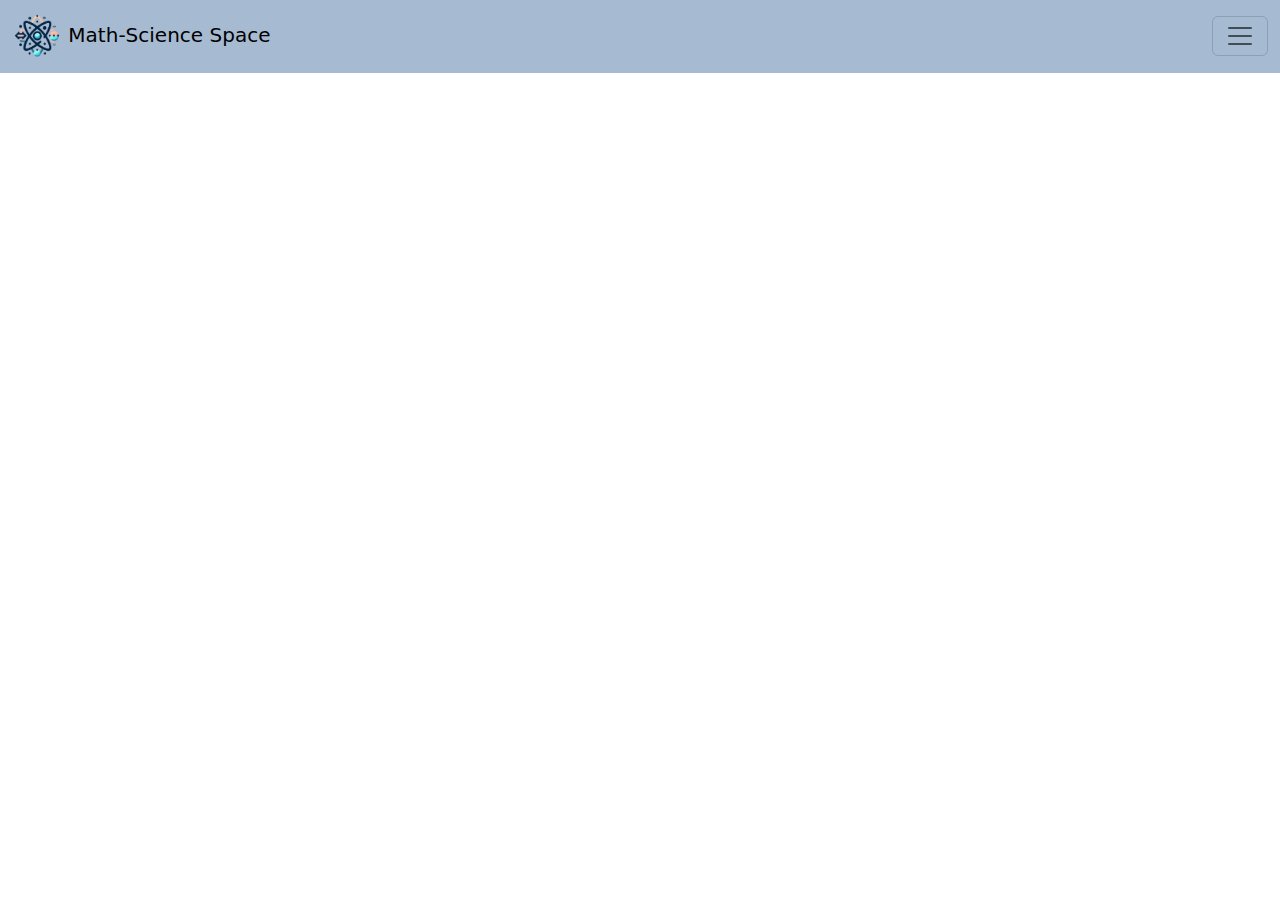
<file: tcc/telas/duvidas.html>
<!DOCTYPE html>
<html lang="en">

<head>
    <meta charset="UTF-8">
    <meta name="viewport" content="width=device-width, initial-scale=1.0">
    <link rel="icon" href="images/logo mc.png">
    <link href="https://cdn.jsdelivr.net/npm/bootstrap@5.3.3/dist/css/bootstrap.min.css" rel="stylesheet"
        integrity="sha384-QWTKZyjpPEjISv5WaRU9OFeRpok6YctnYmDr5pNlyT2bRjXh0JMhjY6hW+ALEwIH" crossorigin="anonymous">
    <script src="https://cdn.jsdelivr.net/npm/bootstrap@5.3.3/dist/js/bootstrap.bundle.min.js"
        integrity="sha384-YvpcrYf0tY3lHB60NNkmXc5s9fDVZLESaAA55NDzOxhy9GkcIdslK1eN7N6jIeHz"
        crossorigin="anonymous"></script>
    <title>Math-Science Space</title>
</head>

<body>
    <header>
        <!-- NAVBAR -->
        <nav class="navbar" style="background-color: #A6BBD2;">
            <div class="container-fluid">
                <a class="navbar-brand" href="index.html"><img src="images/logo mc.png" width="50px" height="10%"
                        alt="">
                    Math-Science Space</a></a>
                <button class="navbar-toggler" type="button" data-bs-toggle="offcanvas"
                    data-bs-target="#offcanvasNavbar" aria-controls="offcanvasNavbar" aria-label="Toggle navigation">
                    <span class="navbar-toggler-icon"></span>
                </button>
                <div class="offcanvas offcanvas-end" tabindex="-1" id="offcanvasNavbar"
                    aria-labelledby="offcanvasNavbarLabel" style="background-color: #A6BBD2;">
                    <div class="offcanvas-header">
                        <h5 class="offcanvas-title" id="offcanvasNavbarLabel"><img src="images/logo mc.png" width="50px"
                                height="10%" alt="">
                            Math-Science Space</h5>
                        <button type="button" class="btn-close" data-bs-dismiss="offcanvas" aria-label="Close"></button>
                    </div>
                    <div class="offcanvas-body">
                        <ul class="navbar-nav justify-content-end flex-grow-1 pe-3">
                            <li class="nav-item">
                                <a class="nav-link" aria-current="page" href="vocesabia.html">Você Sabia?</a>
                            </li>
                            <li class="nav-item">
                                <a class="nav-link" href="eventos.html">Eventos</a>
                            </li>
                            <li class="nav-item">
                                <a class="nav-link" href="biblioteca.html">Biblioteca <svg xmlns="http://www.w3.org/2000/svg"
                                        width="16" height="16" fill="currentColor" class="bi bi-book"
                                        viewBox="0 0 16 16">
                                        <path
                                            d="M1 2.828c.885-.37 2.154-.769 3.388-.893 1.33-.134 2.458.063 3.112.752v9.746c-.935-.53-2.12-.603-3.213-.493-1.18.12-2.37.461-3.287.811zm7.5-.141c.654-.689 1.782-.886 3.112-.752 1.234.124 2.503.523 3.388.893v9.923c-.918-.35-2.107-.692-3.287-.81-1.094-.111-2.278-.039-3.213.492zM8 1.783C7.015.936 5.587.81 4.287.94c-1.514.153-3.042.672-3.994 1.105A.5.5 0 0 0 0 2.5v11a.5.5 0 0 0 .707.455c.882-.4 2.303-.881 3.68-1.02 1.409-.142 2.59.087 3.223.877a.5.5 0 0 0 .78 0c.633-.79 1.814-1.019 3.222-.877 1.378.139 2.8.62 3.681 1.02A.5.5 0 0 0 16 13.5v-11a.5.5 0 0 0-.293-.455c-.952-.433-2.48-.952-3.994-1.105C10.413.809 8.985.936 8 1.783" />
                                    </svg></a>
                            </li>
                            <li class="nav-item">
                                <a class="nav-link" href="login.html">Login <svg xmlns="http://www.w3.org/2000/svg"
                                        width="16" height="16" fill="currentColor" class="bi bi-person-fill"
                                        viewBox="0 0 16 16">
                                        <path
                                            d="M3 14s-1 0-1-1 1-4 6-4 6 3 6 4-1 1-1 1zm5-6a3 3 0 1 0 0-6 3 3 0 0 0 0 6" />
                                    </svg></a>
                            </li>
                            <li class="nav-item dropdown">
                                <a class="nav-link dropdown-toggle" href="#" role="button" data-bs-toggle="dropdown"
                                    aria-expanded="false">
                                    Materiais <svg xmlns="http://www.w3.org/2000/svg" width="16" height="16"
                                        fill="currentColor" class="bi bi-journals" viewBox="0 0 16 16">
                                        <path
                                            d="M5 0h8a2 2 0 0 1 2 2v10a2 2 0 0 1-2 2 2 2 0 0 1-2 2H3a2 2 0 0 1-2-2h1a1 1 0 0 0 1 1h8a1 1 0 0 0 1-1V4a1 1 0 0 0-1-1H3a1 1 0 0 0-1 1H1a2 2 0 0 1 2-2h8a2 2 0 0 1 2 2v9a1 1 0 0 0 1-1V2a1 1 0 0 0-1-1H5a1 1 0 0 0-1 1H3a2 2 0 0 1 2-2" />
                                        <path
                                            d="M1 6v-.5a.5.5 0 0 1 1 0V6h.5a.5.5 0 0 1 0 1h-2a.5.5 0 0 1 0-1zm0 3v-.5a.5.5 0 0 1 1 0V9h.5a.5.5 0 0 1 0 1h-2a.5.5 0 0 1 0-1zm0 2.5v.5H.5a.5.5 0 0 0 0 1h2a.5.5 0 0 0 0-1H2v-.5a.5.5 0 0 0-1 0" />
                                    </svg>
                                </a>
                                <ul class="dropdown-menu" style="background-color: #71A9B5;">
                                    <li><a class="dropdown-item" href="podcast.html">Podcasts <svg
                                                xmlns="http://www.w3.org/2000/svg" width="16" height="16"
                                                fill="currentColor" class="bi bi-earbuds" viewBox="0 0 16 16">
                                                <path fill-rule="evenodd"
                                                    d="M6.825 4.138c.596 2.141-.36 3.593-2.389 4.117a4.4 4.4 0 0 1-2.018.054c-.048-.01.9 2.778 1.522 4.61l.41 1.205a.52.52 0 0 1-.346.659l-.593.19a.55.55 0 0 1-.69-.34L.184 6.99c-.696-2.137.662-4.309 2.564-4.8 2.029-.523 3.402 0 4.076 1.948zm-.868 2.221c.43-.112.561-.993.292-1.969-.269-.975-.836-1.675-1.266-1.563s-.561.994-.292 1.969.836 1.675 1.266 1.563m3.218-2.221c-.596 2.141.36 3.593 2.389 4.117a4.4 4.4 0 0 0 2.018.054c.048-.01-.9 2.778-1.522 4.61l-.41 1.205a.52.52 0 0 0 .346.659l.593.19c.289.092.6-.06.69-.34l2.536-7.643c.696-2.137-.662-4.309-2.564-4.8-2.029-.523-3.402 0-4.076 1.948m.868 2.221c-.43-.112-.561-.993-.292-1.969.269-.975.836-1.675 1.266-1.563s.561.994.292 1.969-.836 1.675-1.266 1.563" />
                                            </svg></a></li>
                                    <li><a class="dropdown-item" href="videos.html">Vídeos <svg xmlns="http://www.w3.org/2000/svg"
                                                width="16" height="16" fill="currentColor" class="bi bi-camera-reels"
                                                viewBox="0 0 16 16">
                                                <path
                                                    d="M6 3a3 3 0 1 1-6 0 3 3 0 0 1 6 0M1 3a2 2 0 1 0 4 0 2 2 0 0 0-4 0" />
                                                <path
                                                    d="M9 6h.5a2 2 0 0 1 1.983 1.738l3.11-1.382A1 1 0 0 1 16 7.269v7.462a1 1 0 0 1-1.406.913l-3.111-1.382A2 2 0 0 1 9.5 16H2a2 2 0 0 1-2-2V8a2 2 0 0 1 2-2zm6 8.73V7.27l-3.5 1.555v4.35zM1 8v6a1 1 0 0 0 1 1h7.5a1 1 0 0 0 1-1V8a1 1 0 0 0-1-1H2a1 1 0 0 0-1 1" />
                                                <path
                                                    d="M9 6a3 3 0 1 0 0-6 3 3 0 0 0 0 6M7 3a2 2 0 1 1 4 0 2 2 0 0 1-4 0" />
                                            </svg></a></li>
                                    <li><a class="dropdown-item" href="artigos.html">Artigos Científicos <svg
                                                xmlns="http://www.w3.org/2000/svg" width="16" height="16"
                                                fill="currentColor" class="bi bi-file-earmark-text" viewBox="0 0 16 16">
                                                <path
                                                    d="M5.5 7a.5.5 0 0 0 0 1h5a.5.5 0 0 0 0-1zM5 9.5a.5.5 0 0 1 .5-.5h5a.5.5 0 0 1 0 1h-5a.5.5 0 0 1-.5-.5m0 2a.5.5 0 0 1 .5-.5h2a.5.5 0 0 1 0 1h-2a.5.5 0 0 1-.5-.5" />
                                                <path
                                                    d="M9.5 0H4a2 2 0 0 0-2 2v12a2 2 0 0 0 2 2h8a2 2 0 0 0 2-2V4.5zm0 1v2A1.5 1.5 0 0 0 11 4.5h2V14a1 1 0 0 1-1 1H4a1 1 0 0 1-1-1V2a1 1 0 0 1 1-1z" />
                                            </svg></a></li>
                                </ul>
                            </li>
                            <li class="nav-item">
                                <a class="nav-link" aria-disabled="true" href="duvidas.html">Dúvidas <svg
                                        xmlns="http://www.w3.org/2000/svg" width="16" height="16" fill="currentColor"
                                        class="bi bi-patch-question" viewBox="0 0 16 16">
                                        <path
                                            d="M8.05 9.6c.336 0 .504-.24.554-.627.04-.534.198-.815.847-1.26.673-.475 1.049-1.09 1.049-1.986 0-1.325-.92-2.227-2.262-2.227-1.02 0-1.792.492-2.1 1.29A1.7 1.7 0 0 0 6 5.48c0 .393.203.64.545.64.272 0 .455-.147.564-.51.158-.592.525-.915 1.074-.915.61 0 1.03.446 1.03 1.084 0 .563-.208.885-.822 1.325-.619.433-.926.914-.926 1.64v.111c0 .428.208.745.585.745" />
                                        <path
                                            d="m10.273 2.513-.921-.944.715-.698.622.637.89-.011a2.89 2.89 0 0 1 2.924 2.924l-.01.89.636.622a2.89 2.89 0 0 1 0 4.134l-.637.622.011.89a2.89 2.89 0 0 1-2.924 2.924l-.89-.01-.622.636a2.89 2.89 0 0 1-4.134 0l-.622-.637-.89.011a2.89 2.89 0 0 1-2.924-2.924l.01-.89-.636-.622a2.89 2.89 0 0 1 0-4.134l.637-.622-.011-.89a2.89 2.89 0 0 1 2.924-2.924l.89.01.622-.636a2.89 2.89 0 0 1 4.134 0l-.715.698a1.89 1.89 0 0 0-2.704 0l-.92.944-1.32-.016a1.89 1.89 0 0 0-1.911 1.912l.016 1.318-.944.921a1.89 1.89 0 0 0 0 2.704l.944.92-.016 1.32a1.89 1.89 0 0 0 1.912 1.911l1.318-.016.921.944a1.89 1.89 0 0 0 2.704 0l.92-.944 1.32.016a1.89 1.89 0 0 0 1.911-1.912l-.016-1.318.944-.921a1.89 1.89 0 0 0 0-2.704l-.944-.92.016-1.32a1.89 1.89 0 0 0-1.912-1.911z" />
                                        <path d="M7.001 11a1 1 0 1 1 2 0 1 1 0 0 1-2 0" />
                                    </svg></a>
                            </li>
                        </ul>
                    </div>
                </div>
            </div>
        </nav>
        <br>
    </header>

    <div class="container">
        
    </div>

</body>

</html>
</file>
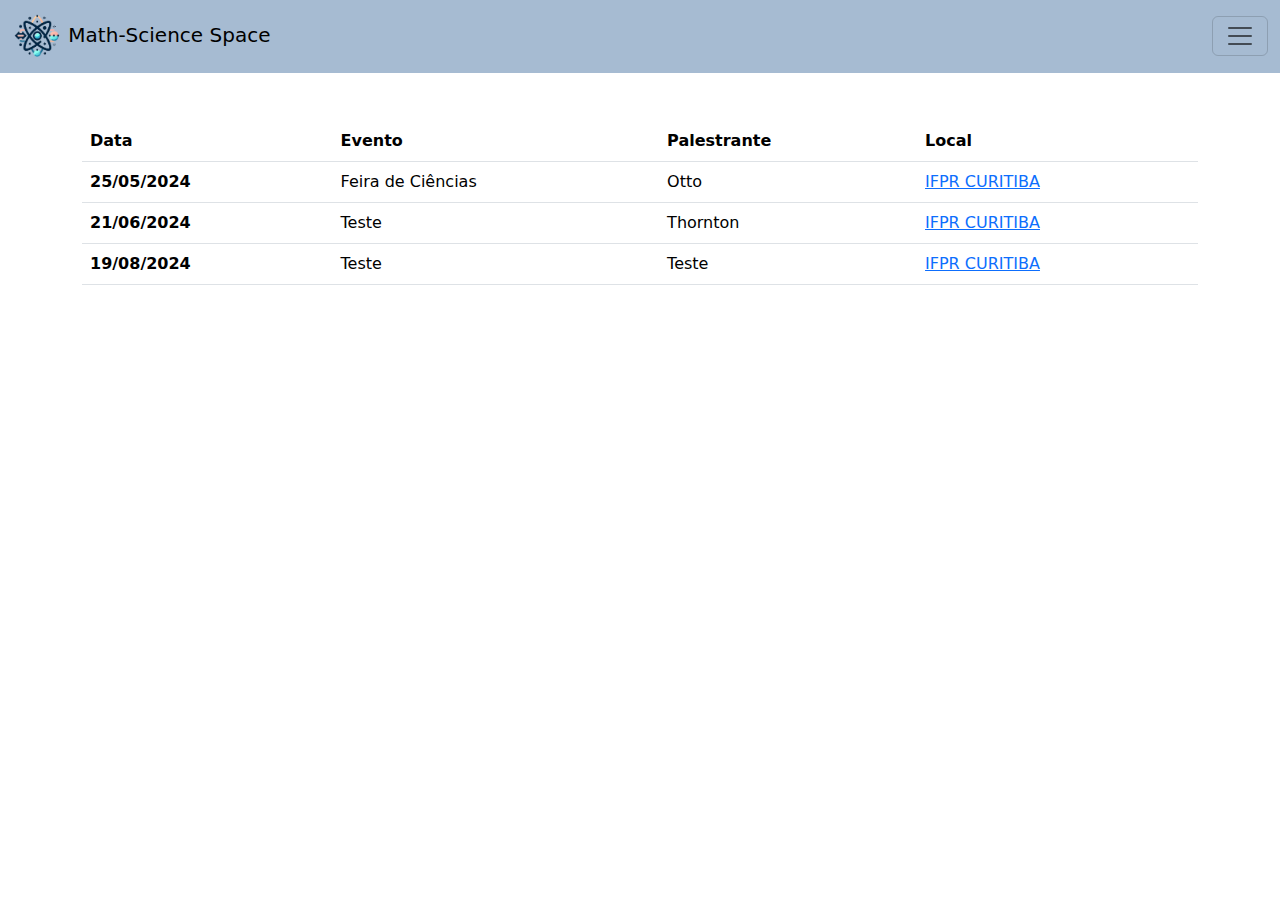
<file: tcc/telas/eventos.html>
<!DOCTYPE html>
<html lang="en">

<head>
    <meta charset="UTF-8">
    <meta name="viewport" content="width=device-width, initial-scale=1.0">
    <link href="https://cdn.jsdelivr.net/npm/bootstrap@5.3.3/dist/css/bootstrap.min.css" rel="stylesheet"
        integrity="sha384-QWTKZyjpPEjISv5WaRU9OFeRpok6YctnYmDr5pNlyT2bRjXh0JMhjY6hW+ALEwIH" crossorigin="anonymous">
    <script src="https://cdn.jsdelivr.net/npm/bootstrap@5.3.3/dist/js/bootstrap.bundle.min.js"
        integrity="sha384-YvpcrYf0tY3lHB60NNkmXc5s9fDVZLESaAA55NDzOxhy9GkcIdslK1eN7N6jIeHz"
        crossorigin="anonymous"></script>
    <title>Math-Science Space</title>
</head>

<body>
    <header>
        <!-- NAVBAR -->
        <nav class="navbar" style="background-color: #A6BBD2;">
            <div class="container-fluid">
                <a class="navbar-brand" href="index.html"><img src="images/logo mc.png" width="50px" height="10%"
                        alt="">
                    Math-Science Space</a></a>
                <button class="navbar-toggler" type="button" data-bs-toggle="offcanvas"
                    data-bs-target="#offcanvasNavbar" aria-controls="offcanvasNavbar" aria-label="Toggle navigation">
                    <span class="navbar-toggler-icon"></span>
                </button>
                <div class="offcanvas offcanvas-end" tabindex="-1" id="offcanvasNavbar"
                    aria-labelledby="offcanvasNavbarLabel" style="background-color: #A6BBD2;">
                    <div class="offcanvas-header">
                        <h5 class="offcanvas-title" id="offcanvasNavbarLabel"><img src="images/logo mc.png" width="50px"
                                height="10%" alt="">
                            Math-Science Space</h5>
                        <button type="button" class="btn-close" data-bs-dismiss="offcanvas" aria-label="Close"></button>
                    </div>
                    <div class="offcanvas-body">
                        <ul class="navbar-nav justify-content-end flex-grow-1 pe-3">
                            <li class="nav-item">
                                <a class="nav-link" aria-current="page" href="vocesabia.html">Você Sabia?</a>
                            </li>
                            <li class="nav-item">
                                <a class="nav-link" href="eventos.html">Eventos</a>
                            </li>
                            <li class="nav-item">
                                <a class="nav-link" href="biblioteca.html">Biblioteca <svg xmlns="http://www.w3.org/2000/svg"
                                        width="16" height="16" fill="currentColor" class="bi bi-book"
                                        viewBox="0 0 16 16">
                                        <path
                                            d="M1 2.828c.885-.37 2.154-.769 3.388-.893 1.33-.134 2.458.063 3.112.752v9.746c-.935-.53-2.12-.603-3.213-.493-1.18.12-2.37.461-3.287.811zm7.5-.141c.654-.689 1.782-.886 3.112-.752 1.234.124 2.503.523 3.388.893v9.923c-.918-.35-2.107-.692-3.287-.81-1.094-.111-2.278-.039-3.213.492zM8 1.783C7.015.936 5.587.81 4.287.94c-1.514.153-3.042.672-3.994 1.105A.5.5 0 0 0 0 2.5v11a.5.5 0 0 0 .707.455c.882-.4 2.303-.881 3.68-1.02 1.409-.142 2.59.087 3.223.877a.5.5 0 0 0 .78 0c.633-.79 1.814-1.019 3.222-.877 1.378.139 2.8.62 3.681 1.02A.5.5 0 0 0 16 13.5v-11a.5.5 0 0 0-.293-.455c-.952-.433-2.48-.952-3.994-1.105C10.413.809 8.985.936 8 1.783" />
                                    </svg></a>
                            </li>
                            <li class="nav-item">
                                <a class="nav-link" href="login.html">Login <svg xmlns="http://www.w3.org/2000/svg"
                                        width="16" height="16" fill="currentColor" class="bi bi-person-fill"
                                        viewBox="0 0 16 16">
                                        <path
                                            d="M3 14s-1 0-1-1 1-4 6-4 6 3 6 4-1 1-1 1zm5-6a3 3 0 1 0 0-6 3 3 0 0 0 0 6" />
                                    </svg></a>
                            </li>
                            <li class="nav-item dropdown">
                                <a class="nav-link dropdown-toggle" href="#" role="button" data-bs-toggle="dropdown"
                                    aria-expanded="false">
                                    Materiais <svg xmlns="http://www.w3.org/2000/svg" width="16" height="16"
                                        fill="currentColor" class="bi bi-journals" viewBox="0 0 16 16">
                                        <path
                                            d="M5 0h8a2 2 0 0 1 2 2v10a2 2 0 0 1-2 2 2 2 0 0 1-2 2H3a2 2 0 0 1-2-2h1a1 1 0 0 0 1 1h8a1 1 0 0 0 1-1V4a1 1 0 0 0-1-1H3a1 1 0 0 0-1 1H1a2 2 0 0 1 2-2h8a2 2 0 0 1 2 2v9a1 1 0 0 0 1-1V2a1 1 0 0 0-1-1H5a1 1 0 0 0-1 1H3a2 2 0 0 1 2-2" />
                                        <path
                                            d="M1 6v-.5a.5.5 0 0 1 1 0V6h.5a.5.5 0 0 1 0 1h-2a.5.5 0 0 1 0-1zm0 3v-.5a.5.5 0 0 1 1 0V9h.5a.5.5 0 0 1 0 1h-2a.5.5 0 0 1 0-1zm0 2.5v.5H.5a.5.5 0 0 0 0 1h2a.5.5 0 0 0 0-1H2v-.5a.5.5 0 0 0-1 0" />
                                    </svg>
                                </a>
                                <ul class="dropdown-menu" style="background-color: #71A9B5;">
                                    <li><a class="dropdown-item" href="podcast.html">Podcasts <svg
                                                xmlns="http://www.w3.org/2000/svg" width="16" height="16"
                                                fill="currentColor" class="bi bi-earbuds" viewBox="0 0 16 16">
                                                <path fill-rule="evenodd"
                                                    d="M6.825 4.138c.596 2.141-.36 3.593-2.389 4.117a4.4 4.4 0 0 1-2.018.054c-.048-.01.9 2.778 1.522 4.61l.41 1.205a.52.52 0 0 1-.346.659l-.593.19a.55.55 0 0 1-.69-.34L.184 6.99c-.696-2.137.662-4.309 2.564-4.8 2.029-.523 3.402 0 4.076 1.948zm-.868 2.221c.43-.112.561-.993.292-1.969-.269-.975-.836-1.675-1.266-1.563s-.561.994-.292 1.969.836 1.675 1.266 1.563m3.218-2.221c-.596 2.141.36 3.593 2.389 4.117a4.4 4.4 0 0 0 2.018.054c.048-.01-.9 2.778-1.522 4.61l-.41 1.205a.52.52 0 0 0 .346.659l.593.19c.289.092.6-.06.69-.34l2.536-7.643c.696-2.137-.662-4.309-2.564-4.8-2.029-.523-3.402 0-4.076 1.948m.868 2.221c-.43-.112-.561-.993-.292-1.969.269-.975.836-1.675 1.266-1.563s.561.994.292 1.969-.836 1.675-1.266 1.563" />
                                            </svg></a></li>
                                    <li><a class="dropdown-item" href="videos.html">Vídeos <svg xmlns="http://www.w3.org/2000/svg"
                                                width="16" height="16" fill="currentColor" class="bi bi-camera-reels"
                                                viewBox="0 0 16 16">
                                                <path
                                                    d="M6 3a3 3 0 1 1-6 0 3 3 0 0 1 6 0M1 3a2 2 0 1 0 4 0 2 2 0 0 0-4 0" />
                                                <path
                                                    d="M9 6h.5a2 2 0 0 1 1.983 1.738l3.11-1.382A1 1 0 0 1 16 7.269v7.462a1 1 0 0 1-1.406.913l-3.111-1.382A2 2 0 0 1 9.5 16H2a2 2 0 0 1-2-2V8a2 2 0 0 1 2-2zm6 8.73V7.27l-3.5 1.555v4.35zM1 8v6a1 1 0 0 0 1 1h7.5a1 1 0 0 0 1-1V8a1 1 0 0 0-1-1H2a1 1 0 0 0-1 1" />
                                                <path
                                                    d="M9 6a3 3 0 1 0 0-6 3 3 0 0 0 0 6M7 3a2 2 0 1 1 4 0 2 2 0 0 1-4 0" />
                                            </svg></a></li>
                                    <li><a class="dropdown-item" href="artigos.html">Artigos Científicos <svg
                                                xmlns="http://www.w3.org/2000/svg" width="16" height="16"
                                                fill="currentColor" class="bi bi-file-earmark-text" viewBox="0 0 16 16">
                                                <path
                                                    d="M5.5 7a.5.5 0 0 0 0 1h5a.5.5 0 0 0 0-1zM5 9.5a.5.5 0 0 1 .5-.5h5a.5.5 0 0 1 0 1h-5a.5.5 0 0 1-.5-.5m0 2a.5.5 0 0 1 .5-.5h2a.5.5 0 0 1 0 1h-2a.5.5 0 0 1-.5-.5" />
                                                <path
                                                    d="M9.5 0H4a2 2 0 0 0-2 2v12a2 2 0 0 0 2 2h8a2 2 0 0 0 2-2V4.5zm0 1v2A1.5 1.5 0 0 0 11 4.5h2V14a1 1 0 0 1-1 1H4a1 1 0 0 1-1-1V2a1 1 0 0 1 1-1z" />
                                            </svg></a></li>
                                </ul>
                            </li>
                            <li class="nav-item">
                                <a class="nav-link" aria-disabled="true" href="duvidas.html">Dúvidas <svg
                                        xmlns="http://www.w3.org/2000/svg" width="16" height="16" fill="currentColor"
                                        class="bi bi-patch-question" viewBox="0 0 16 16">
                                        <path
                                            d="M8.05 9.6c.336 0 .504-.24.554-.627.04-.534.198-.815.847-1.26.673-.475 1.049-1.09 1.049-1.986 0-1.325-.92-2.227-2.262-2.227-1.02 0-1.792.492-2.1 1.29A1.7 1.7 0 0 0 6 5.48c0 .393.203.64.545.64.272 0 .455-.147.564-.51.158-.592.525-.915 1.074-.915.61 0 1.03.446 1.03 1.084 0 .563-.208.885-.822 1.325-.619.433-.926.914-.926 1.64v.111c0 .428.208.745.585.745" />
                                        <path
                                            d="m10.273 2.513-.921-.944.715-.698.622.637.89-.011a2.89 2.89 0 0 1 2.924 2.924l-.01.89.636.622a2.89 2.89 0 0 1 0 4.134l-.637.622.011.89a2.89 2.89 0 0 1-2.924 2.924l-.89-.01-.622.636a2.89 2.89 0 0 1-4.134 0l-.622-.637-.89.011a2.89 2.89 0 0 1-2.924-2.924l.01-.89-.636-.622a2.89 2.89 0 0 1 0-4.134l.637-.622-.011-.89a2.89 2.89 0 0 1 2.924-2.924l.89.01.622-.636a2.89 2.89 0 0 1 4.134 0l-.715.698a1.89 1.89 0 0 0-2.704 0l-.92.944-1.32-.016a1.89 1.89 0 0 0-1.911 1.912l.016 1.318-.944.921a1.89 1.89 0 0 0 0 2.704l.944.92-.016 1.32a1.89 1.89 0 0 0 1.912 1.911l1.318-.016.921.944a1.89 1.89 0 0 0 2.704 0l.92-.944 1.32.016a1.89 1.89 0 0 0 1.911-1.912l-.016-1.318.944-.921a1.89 1.89 0 0 0 0-2.704l-.944-.92.016-1.32a1.89 1.89 0 0 0-1.912-1.911z" />
                                        <path d="M7.001 11a1 1 0 1 1 2 0 1 1 0 0 1-2 0" />
                                    </svg></a>
                            </li>
                        </ul>
                    </div>
                </div>
            </div>
        </nav>
        <br>
    </header>
    <br>

    <div class="container">
        <table class="table">
            <thead>
                <tr>
                    <th scope="col">Data</th>
                    <th scope="col">Evento</th>
                    <th scope="col">Palestrante</th>
                    <th scope="col">Local</th>
                </tr>
            </thead>
            <tbody>
                <tr>
                    <th scope="row">25/05/2024</th>
                    <td>Feira de Ciências</td>
                    <td>Otto</td>
                    <td><a
                            href="https://www.google.com/maps/dir/-25.5000668,-49.2740054/ifpr+curitiba/@-25.4691351,-49.3030148,13z/data=!3m1!4b1!4m9!4m8!1m1!4e1!1m5!1m1!1s0x94dce45db38614eb:0x9adf6f5ffe161bac!2m2!1d-49.2616307!2d-25.4399999?entry=ttu">
                            IFPR CURITIBA
                        </a></td>
                </tr>
                <tr>
                    <th scope="row">21/06/2024</th>
                    <td>Teste</td>
                    <td>Thornton</td>
                    <td><a
                            href="https://www.google.com/maps/dir/-25.5000668,-49.2740054/ifpr+curitiba/@-25.4691351,-49.3030148,13z/data=!3m1!4b1!4m9!4m8!1m1!4e1!1m5!1m1!1s0x94dce45db38614eb:0x9adf6f5ffe161bac!2m2!1d-49.2616307!2d-25.4399999?entry=ttu">
                            IFPR CURITIBA
                        </a></td>
                </tr>
                <tr>
                    <th scope="row">19/08/2024</th>
                    <td>Teste</td>
                    <td>Teste</td>
                    <td><a
                            href="https://www.google.com/maps/dir/-25.5000668,-49.2740054/ifpr+curitiba/@-25.4691351,-49.3030148,13z/data=!3m1!4b1!4m9!4m8!1m1!4e1!1m5!1m1!1s0x94dce45db38614eb:0x9adf6f5ffe161bac!2m2!1d-49.2616307!2d-25.4399999?entry=ttu">
                            IFPR CURITIBA
                        </a></td>
                </tr>
            </tbody>
        </table>
    </div>
</body>

</html>
</file>
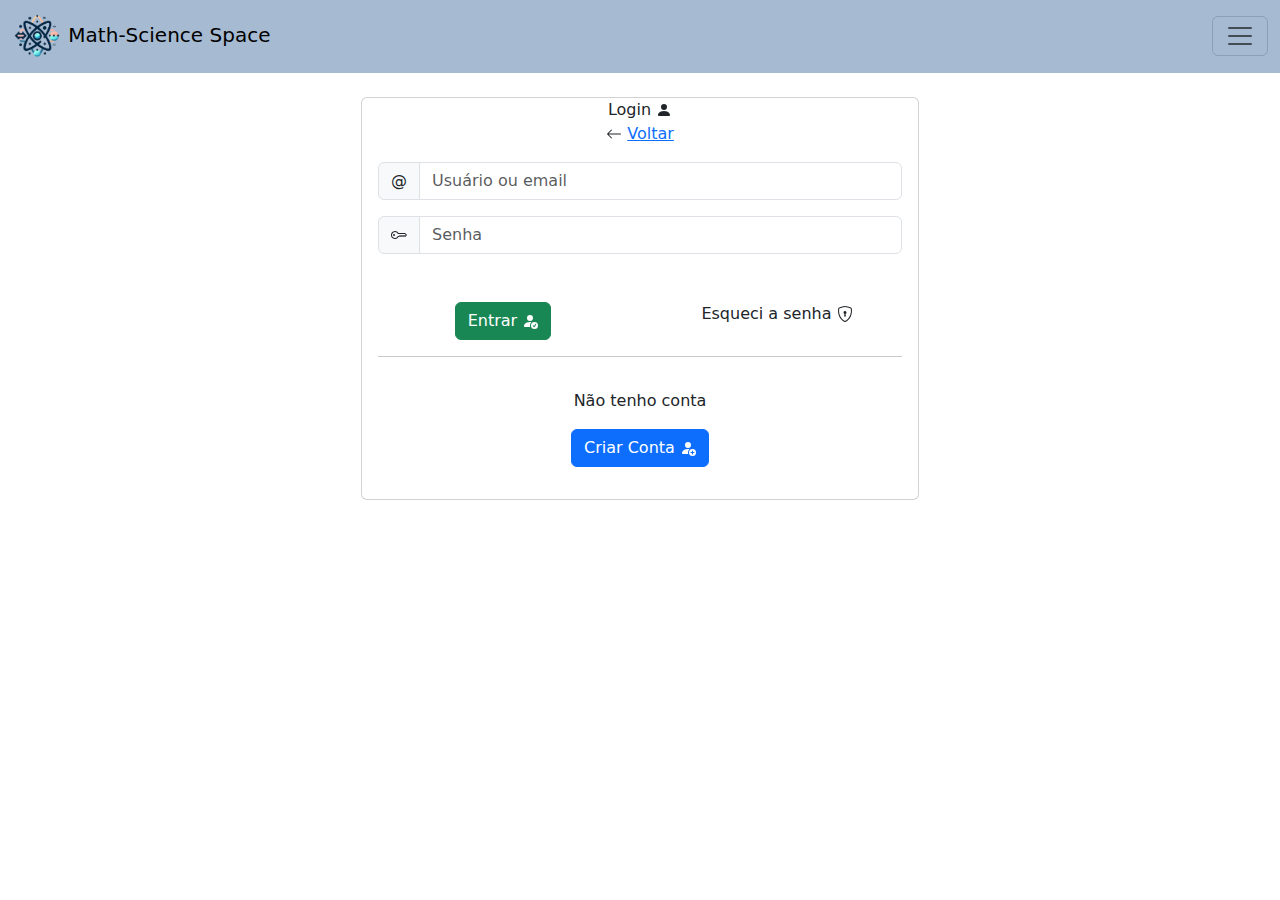
<file: tcc/telas/login.html>
<!DOCTYPE html>
<html lang="en">

<head>
    <meta charset="UTF-8">
    <meta name="viewport" content="width=device-width, initial-scale=1.0">
    <link rel="icon" href="images/logo mc.png">
    <link href="https://cdn.jsdelivr.net/npm/bootstrap@5.3.3/dist/css/bootstrap.min.css" rel="stylesheet"
        integrity="sha384-QWTKZyjpPEjISv5WaRU9OFeRpok6YctnYmDr5pNlyT2bRjXh0JMhjY6hW+ALEwIH" crossorigin="anonymous">
    <script src="https://cdn.jsdelivr.net/npm/bootstrap@5.3.3/dist/js/bootstrap.bundle.min.js"
        integrity="sha384-YvpcrYf0tY3lHB60NNkmXc5s9fDVZLESaAA55NDzOxhy9GkcIdslK1eN7N6jIeHz"
        crossorigin="anonymous"></script>
    <title>Math-Science Space</title>
</head>

<body>
    <header>
        <!-- NAVBAR -->
        <nav class="navbar" style="background-color: #A6BBD2;">
            <div class="container-fluid">
                <a class="navbar-brand" href="index.html"><img src="images/logo mc.png" width="50px" height="10%"
                        alt="">
                    Math-Science Space</a></a>
                <button class="navbar-toggler" type="button" data-bs-toggle="offcanvas"
                    data-bs-target="#offcanvasNavbar" aria-controls="offcanvasNavbar" aria-label="Toggle navigation">
                    <span class="navbar-toggler-icon"></span>
                </button>
                <div class="offcanvas offcanvas-end" tabindex="-1" id="offcanvasNavbar"
                    aria-labelledby="offcanvasNavbarLabel" style="background-color: #A6BBD2;">
                    <div class="offcanvas-header">
                        <h5 class="offcanvas-title" id="offcanvasNavbarLabel"><img src="images/logo mc.png" width="50px"
                                height="10%" alt="">
                            Math-Science Space</h5>
                        <button type="button" class="btn-close" data-bs-dismiss="offcanvas" aria-label="Close"></button>
                    </div>
                    <div class="offcanvas-body">
                        <ul class="navbar-nav justify-content-end flex-grow-1 pe-3">
                            <li class="nav-item">
                                <a class="nav-link" aria-current="page" href="vocesabia.html">Você Sabia?</a>
                            </li>
                            <li class="nav-item">
                                <a class="nav-link" href="eventos.html">Eventos</a>
                            </li>
                            <li class="nav-item">
                                <a class="nav-link" href="biblioteca.html">Biblioteca <svg
                                        xmlns="http://www.w3.org/2000/svg" width="16" height="16" fill="currentColor"
                                        class="bi bi-book" viewBox="0 0 16 16">
                                        <path
                                            d="M1 2.828c.885-.37 2.154-.769 3.388-.893 1.33-.134 2.458.063 3.112.752v9.746c-.935-.53-2.12-.603-3.213-.493-1.18.12-2.37.461-3.287.811zm7.5-.141c.654-.689 1.782-.886 3.112-.752 1.234.124 2.503.523 3.388.893v9.923c-.918-.35-2.107-.692-3.287-.81-1.094-.111-2.278-.039-3.213.492zM8 1.783C7.015.936 5.587.81 4.287.94c-1.514.153-3.042.672-3.994 1.105A.5.5 0 0 0 0 2.5v11a.5.5 0 0 0 .707.455c.882-.4 2.303-.881 3.68-1.02 1.409-.142 2.59.087 3.223.877a.5.5 0 0 0 .78 0c.633-.79 1.814-1.019 3.222-.877 1.378.139 2.8.62 3.681 1.02A.5.5 0 0 0 16 13.5v-11a.5.5 0 0 0-.293-.455c-.952-.433-2.48-.952-3.994-1.105C10.413.809 8.985.936 8 1.783" />
                                    </svg></a>
                            </li>
                            <li class="nav-item">
                                <a class="nav-link" href="login.html">Login <svg xmlns="http://www.w3.org/2000/svg"
                                        width="16" height="16" fill="currentColor" class="bi bi-person-fill"
                                        viewBox="0 0 16 16">
                                        <path
                                            d="M3 14s-1 0-1-1 1-4 6-4 6 3 6 4-1 1-1 1zm5-6a3 3 0 1 0 0-6 3 3 0 0 0 0 6" />
                                    </svg></a>
                            </li>
                            <li class="nav-item dropdown">
                                <a class="nav-link dropdown-toggle" href="#" role="button" data-bs-toggle="dropdown"
                                    aria-expanded="false">
                                    Materiais <svg xmlns="http://www.w3.org/2000/svg" width="16" height="16"
                                        fill="currentColor" class="bi bi-journals" viewBox="0 0 16 16">
                                        <path
                                            d="M5 0h8a2 2 0 0 1 2 2v10a2 2 0 0 1-2 2 2 2 0 0 1-2 2H3a2 2 0 0 1-2-2h1a1 1 0 0 0 1 1h8a1 1 0 0 0 1-1V4a1 1 0 0 0-1-1H3a1 1 0 0 0-1 1H1a2 2 0 0 1 2-2h8a2 2 0 0 1 2 2v9a1 1 0 0 0 1-1V2a1 1 0 0 0-1-1H5a1 1 0 0 0-1 1H3a2 2 0 0 1 2-2" />
                                        <path
                                            d="M1 6v-.5a.5.5 0 0 1 1 0V6h.5a.5.5 0 0 1 0 1h-2a.5.5 0 0 1 0-1zm0 3v-.5a.5.5 0 0 1 1 0V9h.5a.5.5 0 0 1 0 1h-2a.5.5 0 0 1 0-1zm0 2.5v.5H.5a.5.5 0 0 0 0 1h2a.5.5 0 0 0 0-1H2v-.5a.5.5 0 0 0-1 0" />
                                    </svg>
                                </a>
                                <ul class="dropdown-menu" style="background-color: #71A9B5;">
                                    <li><a class="dropdown-item" href="podcast.html">Podcasts <svg
                                                xmlns="http://www.w3.org/2000/svg" width="16" height="16"
                                                fill="currentColor" class="bi bi-earbuds" viewBox="0 0 16 16">
                                                <path fill-rule="evenodd"
                                                    d="M6.825 4.138c.596 2.141-.36 3.593-2.389 4.117a4.4 4.4 0 0 1-2.018.054c-.048-.01.9 2.778 1.522 4.61l.41 1.205a.52.52 0 0 1-.346.659l-.593.19a.55.55 0 0 1-.69-.34L.184 6.99c-.696-2.137.662-4.309 2.564-4.8 2.029-.523 3.402 0 4.076 1.948zm-.868 2.221c.43-.112.561-.993.292-1.969-.269-.975-.836-1.675-1.266-1.563s-.561.994-.292 1.969.836 1.675 1.266 1.563m3.218-2.221c-.596 2.141.36 3.593 2.389 4.117a4.4 4.4 0 0 0 2.018.054c.048-.01-.9 2.778-1.522 4.61l-.41 1.205a.52.52 0 0 0 .346.659l.593.19c.289.092.6-.06.69-.34l2.536-7.643c.696-2.137-.662-4.309-2.564-4.8-2.029-.523-3.402 0-4.076 1.948m.868 2.221c-.43-.112-.561-.993-.292-1.969.269-.975.836-1.675 1.266-1.563s.561.994.292 1.969-.836 1.675-1.266 1.563" />
                                            </svg></a></li>
                                    <li><a class="dropdown-item" href="videos.html">Vídeos <svg xmlns="http://www.w3.org/2000/svg"
                                                width="16" height="16" fill="currentColor" class="bi bi-camera-reels"
                                                viewBox="0 0 16 16">
                                                <path
                                                    d="M6 3a3 3 0 1 1-6 0 3 3 0 0 1 6 0M1 3a2 2 0 1 0 4 0 2 2 0 0 0-4 0" />
                                                <path
                                                    d="M9 6h.5a2 2 0 0 1 1.983 1.738l3.11-1.382A1 1 0 0 1 16 7.269v7.462a1 1 0 0 1-1.406.913l-3.111-1.382A2 2 0 0 1 9.5 16H2a2 2 0 0 1-2-2V8a2 2 0 0 1 2-2zm6 8.73V7.27l-3.5 1.555v4.35zM1 8v6a1 1 0 0 0 1 1h7.5a1 1 0 0 0 1-1V8a1 1 0 0 0-1-1H2a1 1 0 0 0-1 1" />
                                                <path
                                                    d="M9 6a3 3 0 1 0 0-6 3 3 0 0 0 0 6M7 3a2 2 0 1 1 4 0 2 2 0 0 1-4 0" />
                                            </svg></a></li>
                                    <li><a class="dropdown-item" href="artigos.html">Artigos Científicos <svg
                                                xmlns="http://www.w3.org/2000/svg" width="16" height="16"
                                                fill="currentColor" class="bi bi-file-earmark-text" viewBox="0 0 16 16">
                                                <path
                                                    d="M5.5 7a.5.5 0 0 0 0 1h5a.5.5 0 0 0 0-1zM5 9.5a.5.5 0 0 1 .5-.5h5a.5.5 0 0 1 0 1h-5a.5.5 0 0 1-.5-.5m0 2a.5.5 0 0 1 .5-.5h2a.5.5 0 0 1 0 1h-2a.5.5 0 0 1-.5-.5" />
                                                <path
                                                    d="M9.5 0H4a2 2 0 0 0-2 2v12a2 2 0 0 0 2 2h8a2 2 0 0 0 2-2V4.5zm0 1v2A1.5 1.5 0 0 0 11 4.5h2V14a1 1 0 0 1-1 1H4a1 1 0 0 1-1-1V2a1 1 0 0 1 1-1z" />
                                            </svg></a></li>
                                </ul>
                            </li>
                            <li class="nav-item">
                                <a class="nav-link" aria-disabled="true" href="duvidas.html">Dúvidas <svg
                                        xmlns="http://www.w3.org/2000/svg" width="16" height="16" fill="currentColor"
                                        class="bi bi-patch-question" viewBox="0 0 16 16">
                                        <path
                                            d="M8.05 9.6c.336 0 .504-.24.554-.627.04-.534.198-.815.847-1.26.673-.475 1.049-1.09 1.049-1.986 0-1.325-.92-2.227-2.262-2.227-1.02 0-1.792.492-2.1 1.29A1.7 1.7 0 0 0 6 5.48c0 .393.203.64.545.64.272 0 .455-.147.564-.51.158-.592.525-.915 1.074-.915.61 0 1.03.446 1.03 1.084 0 .563-.208.885-.822 1.325-.619.433-.926.914-.926 1.64v.111c0 .428.208.745.585.745" />
                                        <path
                                            d="m10.273 2.513-.921-.944.715-.698.622.637.89-.011a2.89 2.89 0 0 1 2.924 2.924l-.01.89.636.622a2.89 2.89 0 0 1 0 4.134l-.637.622.011.89a2.89 2.89 0 0 1-2.924 2.924l-.89-.01-.622.636a2.89 2.89 0 0 1-4.134 0l-.622-.637-.89.011a2.89 2.89 0 0 1-2.924-2.924l.01-.89-.636-.622a2.89 2.89 0 0 1 0-4.134l.637-.622-.011-.89a2.89 2.89 0 0 1 2.924-2.924l.89.01.622-.636a2.89 2.89 0 0 1 4.134 0l-.715.698a1.89 1.89 0 0 0-2.704 0l-.92.944-1.32-.016a1.89 1.89 0 0 0-1.911 1.912l.016 1.318-.944.921a1.89 1.89 0 0 0 0 2.704l.944.92-.016 1.32a1.89 1.89 0 0 0 1.912 1.911l1.318-.016.921.944a1.89 1.89 0 0 0 2.704 0l.92-.944 1.32.016a1.89 1.89 0 0 0 1.911-1.912l-.016-1.318.944-.921a1.89 1.89 0 0 0 0-2.704l-.944-.92.016-1.32a1.89 1.89 0 0 0-1.912-1.911z" />
                                        <path d="M7.001 11a1 1 0 1 1 2 0 1 1 0 0 1-2 0" />
                                    </svg></a>
                            </li>
                        </ul>
                    </div>
                </div>
            </div>
        </nav>
        <br>
    </header>

    <div class="container">
        <center>
            <div class="card" style="width: 50%;">
                    <div class="col">
                        <p class="card-text">Login <svg xmlns="http://www.w3.org/2000/svg" width="16" height="16"
                            fill="currentColor" class="bi bi-person-fill" viewBox="0 0 16 16">
                            <path d="M3 14s-1 0-1-1 1-4 6-4 6 3 6 4-1 1-1 1zm5-6a3 3 0 1 0 0-6 3 3 0 0 0 0 6" />
                        </svg></p>
                </div>
                <div class="col">
                    <svg 
                        xmlns="http://www.w3.org/2000/svg" width="16" height="16" 
                        fill="currentColor" class="bi bi-arrow-left" viewBox="0 0 16 16">
                        <path fill-rule="evenodd" d="M15 8a.5.5 0 0 0-.5-.5H2.707l3.147-3.146a.5.5 0 1 0-.708-.708l-4 4a.5.5 0 0 0 0 .708l4 4a.5.5 0 0 0 .708-.708L2.707 8.5H14.5A.5.5 0 0 0 15 8"/>
                      </svg>
                      <a href="index.html">Voltar</a>
                      
                </div>

                <div class="card-body">
                    <div class="input-group mb-3">
                        <span class="input-group-text" id="basic-addon1">@</span>
                        <input type="text" class="form-control" placeholder="Usuário ou email"
                            aria-label="Usuário ou email" aria-describedby="basic-addon1">
                    </div>
                    <div class="input-group mb-3">
                        <span class="input-group-text" id="basic-addon1"><svg xmlns="http://www.w3.org/2000/svg"
                                width="16" height="16" fill="currentColor" class="bi bi-key" viewBox="0 0 16 16">
                                <path
                                    d="M0 8a4 4 0 0 1 7.465-2H14a.5.5 0 0 1 .354.146l1.5 1.5a.5.5 0 0 1 0 .708l-1.5 1.5a.5.5 0 0 1-.708 0L13 9.207l-.646.647a.5.5 0 0 1-.708 0L11 9.207l-.646.647a.5.5 0 0 1-.708 0L9 9.207l-.646.647A.5.5 0 0 1 8 10h-.535A4 4 0 0 1 0 8m4-3a3 3 0 1 0 2.712 4.285A.5.5 0 0 1 7.163 9h.63l.853-.854a.5.5 0 0 1 .708 0l.646.647.646-.647a.5.5 0 0 1 .708 0l.646.647.646-.647a.5.5 0 0 1 .708 0l.646.647.793-.793-1-1h-6.63a.5.5 0 0 1-.451-.285A3 3 0 0 0 4 5" />
                                <path d="M4 8a1 1 0 1 1-2 0 1 1 0 0 1 2 0" />
                            </svg></span>
                        <input type="text" class="form-control" placeholder="Senha" aria-label="Senha"
                            aria-describedby="basic-addon1">
                    </div>
                </div>

                <div class="card-body">
                    <div class="row">
                        <div class="col">
                            <button type="button" class="btn btn-success">Entrar <svg xmlns="http://www.w3.org/2000/svg"
                                    width="16" height="16" fill="currentColor" class="bi bi-person-fill-check"
                                    viewBox="0 0 16 16">
                                    <path
                                        d="M12.5 16a3.5 3.5 0 1 0 0-7 3.5 3.5 0 0 0 0 7m1.679-4.493-1.335 2.226a.75.75 0 0 1-1.174.144l-.774-.773a.5.5 0 0 1 .708-.708l.547.548 1.17-1.951a.5.5 0 1 1 .858.514M11 5a3 3 0 1 1-6 0 3 3 0 0 1 6 0" />
                                    <path
                                        d="M2 13c0 1 1 1 1 1h5.256A4.5 4.5 0 0 1 8 12.5a4.5 4.5 0 0 1 1.544-3.393Q8.844 9.002 8 9c-5 0-6 3-6 4" />
                                </svg></button>
                        </div>
                        <div class="col">
                           <a>Esqueci a senha</a> 
                           <svg xmlns="http://www.w3.org/2000/svg" width="16" height="16" fill="currentColor"
                                    class="bi bi-shield-lock" viewBox="0 0 16 16">
                                    <path
                                        d="M5.338 1.59a61 61 0 0 0-2.837.856.48.48 0 0 0-.328.39c-.554 4.157.726 7.19 2.253 9.188a10.7 10.7 0 0 0 2.287 2.233c.346.244.652.42.893.533q.18.085.293.118a1 1 0 0 0 .101.025 1 1 0 0 0 .1-.025q.114-.034.294-.118c.24-.113.547-.29.893-.533a10.7 10.7 0 0 0 2.287-2.233c1.527-1.997 2.807-5.031 2.253-9.188a.48.48 0 0 0-.328-.39c-.651-.213-1.75-.56-2.837-.855C9.552 1.29 8.531 1.067 8 1.067c-.53 0-1.552.223-2.662.524zM5.072.56C6.157.265 7.31 0 8 0s1.843.265 2.928.56c1.11.3 2.229.655 2.887.87a1.54 1.54 0 0 1 1.044 1.262c.596 4.477-.787 7.795-2.465 9.99a11.8 11.8 0 0 1-2.517 2.453 7 7 0 0 1-1.048.625c-.28.132-.581.24-.829.24s-.548-.108-.829-.24a7 7 0 0 1-1.048-.625 11.8 11.8 0 0 1-2.517-2.453C1.928 10.487.545 7.169 1.141 2.692A1.54 1.54 0 0 1 2.185 1.43 63 63 0 0 1 5.072.56" />
                                    <path
                                        d="M9.5 6.5a1.5 1.5 0 0 1-1 1.415l.385 1.99a.5.5 0 0 1-.491.595h-.788a.5.5 0 0 1-.49-.595l.384-1.99a1.5 1.5 0 1 1 2-1.415" />
                                </svg>
                        </div>
                    </div>
                    <div class="divider">
                        <hr class="divider">
                    </div>
                    <div class="card-body">
                        <p>Não tenho conta</p>
                        <a href="criarConta.html"><button type="button" class="btn btn-primary">Criar Conta <svg
                                    xmlns="http://www.w3.org/2000/svg" width="16" height="16" fill="currentColor"
                                    class="bi bi-person-fill-add" viewBox="0 0 16 16">
                                    <path
                                        d="M12.5 16a3.5 3.5 0 1 0 0-7 3.5 3.5 0 0 0 0 7m.5-5v1h1a.5.5 0 0 1 0 1h-1v1a.5.5 0 0 1-1 0v-1h-1a.5.5 0 0 1 0-1h1v-1a.5.5 0 0 1 1 0m-2-6a3 3 0 1 1-6 0 3 3 0 0 1 6 0" />
                                    <path
                                        d="M2 13c0 1 1 1 1 1h5.256A4.5 4.5 0 0 1 8 12.5a4.5 4.5 0 0 1 1.544-3.393Q8.844 9.002 8 9c-5 0-6 3-6 4" />
                                </svg></button></a>

                    </div>
                </div>
            </div>
        </center>
    </div>

</body>

</html>
</file>
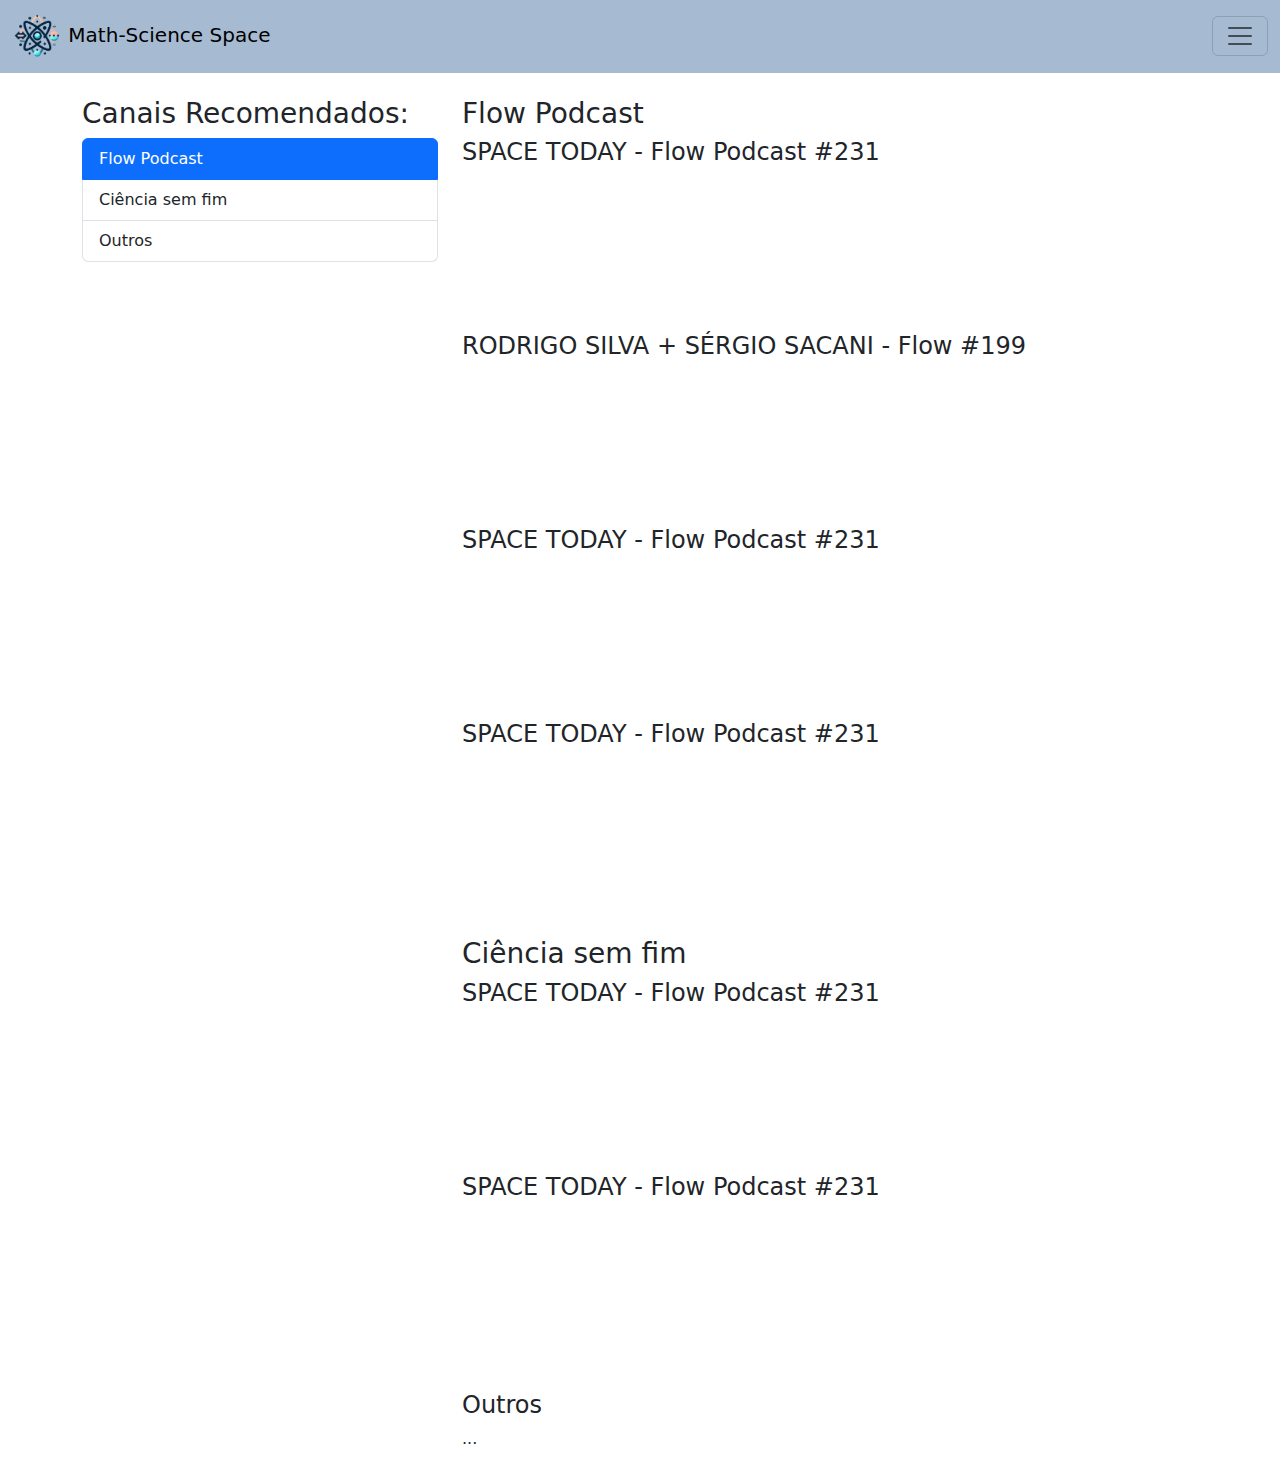
<file: tcc/telas/podcast.html>
<!DOCTYPE html>
<html lang="en">

<head>
    <meta charset="UTF-8">
    <meta name="viewport" content="width=device-width, initial-scale=1.0">
    <link rel="icon" href="images/logo mc.png">
    <link href="https://cdn.jsdelivr.net/npm/bootstrap@5.3.3/dist/css/bootstrap.min.css" rel="stylesheet"
        integrity="sha384-QWTKZyjpPEjISv5WaRU9OFeRpok6YctnYmDr5pNlyT2bRjXh0JMhjY6hW+ALEwIH" crossorigin="anonymous">
    <script src="https://cdn.jsdelivr.net/npm/bootstrap@5.3.3/dist/js/bootstrap.bundle.min.js"
        integrity="sha384-YvpcrYf0tY3lHB60NNkmXc5s9fDVZLESaAA55NDzOxhy9GkcIdslK1eN7N6jIeHz"
        crossorigin="anonymous"></script>
    <title>Math-Science Space</title>
</head>

<body>
    <header>
        <!-- NAVBAR -->
        <nav class="navbar" style="background-color: #A6BBD2;">
            <div class="container-fluid">
                <a class="navbar-brand" href="index.html"><img src="images/logo mc.png" width="50px" height="10%"
                        alt="">
                    Math-Science Space</a></a>
                <button class="navbar-toggler" type="button" data-bs-toggle="offcanvas"
                    data-bs-target="#offcanvasNavbar" aria-controls="offcanvasNavbar" aria-label="Toggle navigation">
                    <span class="navbar-toggler-icon"></span>
                </button>
                <div class="offcanvas offcanvas-end" tabindex="-1" id="offcanvasNavbar"
                    aria-labelledby="offcanvasNavbarLabel" style="background-color: #A6BBD2;">
                    <div class="offcanvas-header">
                        <h5 class="offcanvas-title" id="offcanvasNavbarLabel"><img src="images/logo mc.png" width="50px"
                                height="10%" alt="">
                            Math-Science Space</h5>
                        <button type="button" class="btn-close" data-bs-dismiss="offcanvas" aria-label="Close"></button>
                    </div>
                    <div class="offcanvas-body">
                        <ul class="navbar-nav justify-content-end flex-grow-1 pe-3">
                            <li class="nav-item">
                                <a class="nav-link" aria-current="page" href="vocesabia.html">Você Sabia?</a>
                            </li>
                            <li class="nav-item">
                                <a class="nav-link" href="eventos.html">Eventos</a>
                            </li>
                            <li class="nav-item">
                                <a class="nav-link" href="biblioteca.html">Biblioteca <svg
                                        xmlns="http://www.w3.org/2000/svg" width="16" height="16" fill="currentColor"
                                        class="bi bi-book" viewBox="0 0 16 16">
                                        <path
                                            d="M1 2.828c.885-.37 2.154-.769 3.388-.893 1.33-.134 2.458.063 3.112.752v9.746c-.935-.53-2.12-.603-3.213-.493-1.18.12-2.37.461-3.287.811zm7.5-.141c.654-.689 1.782-.886 3.112-.752 1.234.124 2.503.523 3.388.893v9.923c-.918-.35-2.107-.692-3.287-.81-1.094-.111-2.278-.039-3.213.492zM8 1.783C7.015.936 5.587.81 4.287.94c-1.514.153-3.042.672-3.994 1.105A.5.5 0 0 0 0 2.5v11a.5.5 0 0 0 .707.455c.882-.4 2.303-.881 3.68-1.02 1.409-.142 2.59.087 3.223.877a.5.5 0 0 0 .78 0c.633-.79 1.814-1.019 3.222-.877 1.378.139 2.8.62 3.681 1.02A.5.5 0 0 0 16 13.5v-11a.5.5 0 0 0-.293-.455c-.952-.433-2.48-.952-3.994-1.105C10.413.809 8.985.936 8 1.783" />
                                    </svg></a>
                            </li>
                            <li class="nav-item">
                                <a class="nav-link" href="login.html">Login <svg xmlns="http://www.w3.org/2000/svg"
                                        width="16" height="16" fill="currentColor" class="bi bi-person-fill"
                                        viewBox="0 0 16 16">
                                        <path
                                            d="M3 14s-1 0-1-1 1-4 6-4 6 3 6 4-1 1-1 1zm5-6a3 3 0 1 0 0-6 3 3 0 0 0 0 6" />
                                    </svg></a>
                            </li>
                            <li class="nav-item dropdown">
                                <a class="nav-link dropdown-toggle" href="#" role="button" data-bs-toggle="dropdown"
                                    aria-expanded="false">
                                    Materiais <svg xmlns="http://www.w3.org/2000/svg" width="16" height="16"
                                        fill="currentColor" class="bi bi-journals" viewBox="0 0 16 16">
                                        <path
                                            d="M5 0h8a2 2 0 0 1 2 2v10a2 2 0 0 1-2 2 2 2 0 0 1-2 2H3a2 2 0 0 1-2-2h1a1 1 0 0 0 1 1h8a1 1 0 0 0 1-1V4a1 1 0 0 0-1-1H3a1 1 0 0 0-1 1H1a2 2 0 0 1 2-2h8a2 2 0 0 1 2 2v9a1 1 0 0 0 1-1V2a1 1 0 0 0-1-1H5a1 1 0 0 0-1 1H3a2 2 0 0 1 2-2" />
                                        <path
                                            d="M1 6v-.5a.5.5 0 0 1 1 0V6h.5a.5.5 0 0 1 0 1h-2a.5.5 0 0 1 0-1zm0 3v-.5a.5.5 0 0 1 1 0V9h.5a.5.5 0 0 1 0 1h-2a.5.5 0 0 1 0-1zm0 2.5v.5H.5a.5.5 0 0 0 0 1h2a.5.5 0 0 0 0-1H2v-.5a.5.5 0 0 0-1 0" />
                                    </svg>
                                </a>
                                <ul class="dropdown-menu" style="background-color: #71A9B5;">
                                    <li><a class="dropdown-item" href="podcast.html">Podcasts <svg
                                                xmlns="http://www.w3.org/2000/svg" width="16" height="16"
                                                fill="currentColor" class="bi bi-earbuds" viewBox="0 0 16 16">
                                                <path fill-rule="evenodd"
                                                    d="M6.825 4.138c.596 2.141-.36 3.593-2.389 4.117a4.4 4.4 0 0 1-2.018.054c-.048-.01.9 2.778 1.522 4.61l.41 1.205a.52.52 0 0 1-.346.659l-.593.19a.55.55 0 0 1-.69-.34L.184 6.99c-.696-2.137.662-4.309 2.564-4.8 2.029-.523 3.402 0 4.076 1.948zm-.868 2.221c.43-.112.561-.993.292-1.969-.269-.975-.836-1.675-1.266-1.563s-.561.994-.292 1.969.836 1.675 1.266 1.563m3.218-2.221c-.596 2.141.36 3.593 2.389 4.117a4.4 4.4 0 0 0 2.018.054c.048-.01-.9 2.778-1.522 4.61l-.41 1.205a.52.52 0 0 0 .346.659l.593.19c.289.092.6-.06.69-.34l2.536-7.643c.696-2.137-.662-4.309-2.564-4.8-2.029-.523-3.402 0-4.076 1.948m.868 2.221c-.43-.112-.561-.993-.292-1.969.269-.975.836-1.675 1.266-1.563s.561.994.292 1.969-.836 1.675-1.266 1.563" />
                                            </svg></a></li>
                                    <li><a class="dropdown-item" href="videos.html">Vídeos <svg xmlns="http://www.w3.org/2000/svg"
                                                width="16" height="16" fill="currentColor" class="bi bi-camera-reels"
                                                viewBox="0 0 16 16">
                                                <path
                                                    d="M6 3a3 3 0 1 1-6 0 3 3 0 0 1 6 0M1 3a2 2 0 1 0 4 0 2 2 0 0 0-4 0" />
                                                <path
                                                    d="M9 6h.5a2 2 0 0 1 1.983 1.738l3.11-1.382A1 1 0 0 1 16 7.269v7.462a1 1 0 0 1-1.406.913l-3.111-1.382A2 2 0 0 1 9.5 16H2a2 2 0 0 1-2-2V8a2 2 0 0 1 2-2zm6 8.73V7.27l-3.5 1.555v4.35zM1 8v6a1 1 0 0 0 1 1h7.5a1 1 0 0 0 1-1V8a1 1 0 0 0-1-1H2a1 1 0 0 0-1 1" />
                                                <path
                                                    d="M9 6a3 3 0 1 0 0-6 3 3 0 0 0 0 6M7 3a2 2 0 1 1 4 0 2 2 0 0 1-4 0" />
                                            </svg></a></li>
                                    <li><a class="dropdown-item" href="artigos.html">Artigos Científicos <svg
                                                xmlns="http://www.w3.org/2000/svg" width="16" height="16"
                                                fill="currentColor" class="bi bi-file-earmark-text" viewBox="0 0 16 16">
                                                <path
                                                    d="M5.5 7a.5.5 0 0 0 0 1h5a.5.5 0 0 0 0-1zM5 9.5a.5.5 0 0 1 .5-.5h5a.5.5 0 0 1 0 1h-5a.5.5 0 0 1-.5-.5m0 2a.5.5 0 0 1 .5-.5h2a.5.5 0 0 1 0 1h-2a.5.5 0 0 1-.5-.5" />
                                                <path
                                                    d="M9.5 0H4a2 2 0 0 0-2 2v12a2 2 0 0 0 2 2h8a2 2 0 0 0 2-2V4.5zm0 1v2A1.5 1.5 0 0 0 11 4.5h2V14a1 1 0 0 1-1 1H4a1 1 0 0 1-1-1V2a1 1 0 0 1 1-1z" />
                                            </svg></a></li>
                                </ul>
                            </li>
                            <li class="nav-item">
                                <a class="nav-link" aria-disabled="true" href="duvidas.html">Dúvidas <svg
                                        xmlns="http://www.w3.org/2000/svg" width="16" height="16" fill="currentColor"
                                        class="bi bi-patch-question" viewBox="0 0 16 16">
                                        <path
                                            d="M8.05 9.6c.336 0 .504-.24.554-.627.04-.534.198-.815.847-1.26.673-.475 1.049-1.09 1.049-1.986 0-1.325-.92-2.227-2.262-2.227-1.02 0-1.792.492-2.1 1.29A1.7 1.7 0 0 0 6 5.48c0 .393.203.64.545.64.272 0 .455-.147.564-.51.158-.592.525-.915 1.074-.915.61 0 1.03.446 1.03 1.084 0 .563-.208.885-.822 1.325-.619.433-.926.914-.926 1.64v.111c0 .428.208.745.585.745" />
                                        <path
                                            d="m10.273 2.513-.921-.944.715-.698.622.637.89-.011a2.89 2.89 0 0 1 2.924 2.924l-.01.89.636.622a2.89 2.89 0 0 1 0 4.134l-.637.622.011.89a2.89 2.89 0 0 1-2.924 2.924l-.89-.01-.622.636a2.89 2.89 0 0 1-4.134 0l-.622-.637-.89.011a2.89 2.89 0 0 1-2.924-2.924l.01-.89-.636-.622a2.89 2.89 0 0 1 0-4.134l.637-.622-.011-.89a2.89 2.89 0 0 1 2.924-2.924l.89.01.622-.636a2.89 2.89 0 0 1 4.134 0l-.715.698a1.89 1.89 0 0 0-2.704 0l-.92.944-1.32-.016a1.89 1.89 0 0 0-1.911 1.912l.016 1.318-.944.921a1.89 1.89 0 0 0 0 2.704l.944.92-.016 1.32a1.89 1.89 0 0 0 1.912 1.911l1.318-.016.921.944a1.89 1.89 0 0 0 2.704 0l.92-.944 1.32.016a1.89 1.89 0 0 0 1.911-1.912l-.016-1.318.944-.921a1.89 1.89 0 0 0 0-2.704l-.944-.92.016-1.32a1.89 1.89 0 0 0-1.912-1.911z" />
                                        <path d="M7.001 11a1 1 0 1 1 2 0 1 1 0 0 1-2 0" />
                                    </svg></a>
                            </li>
                        </ul>
                    </div>
                </div>
            </div>
        </nav>
        <br>
    </header>

    <div class="container">
        <div class="row">
            <div class="col-4">
                <h3>Canais Recomendados:</h3>
                <div id="list-example" class="list-group">
                    <a class="list-group-item list-group-item-action" href="#list-item-1">Flow Podcast</a>
                    <a class="list-group-item list-group-item-action" href="#list-item-2">Ciência sem fim</a>
                    <a class="list-group-item list-group-item-action" href="#list-item-3">Outros</a>
                </div>
            </div>
            <div class="col-8">
                <div data-bs-spy="scroll" data-bs-target="#list-example" data-bs-smooth-scroll="true"
                    class="scrollspy-example" tabindex="0">
                    <h3 id="list-item-1">Flow Podcast</h3>
                    <h4>SPACE TODAY - Flow Podcast #231</h4>
                    <iframe src="https://www.youtube.com/embed/PC_tgI7Tf8E" title="SPACE TODAY - Flow Podcast #231"
                        frameborder="0"
                        allow="accelerometer; autoplay; clipboard-write; encrypted-media; gyroscope; picture-in-picture; web-share"
                        referrerpolicy="strict-origin-when-cross-origin" allowfullscreen></iframe>
                    <h4>RODRIGO SILVA + SÉRGIO SACANI - Flow #199</h4>
                    <iframe src="https://www.youtube.com/embed/YoPSZNa1Pis"
                        title="RODRIGO SILVA + SÉRGIO SACANI - Flow #199" frameborder="0"
                        allow="accelerometer; autoplay; clipboard-write; encrypted-media; gyroscope; picture-in-picture; web-share"
                        referrerpolicy="strict-origin-when-cross-origin" allowfullscreen></iframe>
                    <h4>SPACE TODAY - Flow Podcast #231</h4>
                    <iframe src="https://www.youtube.com/embed/PC_tgI7Tf8E" title="SPACE TODAY - Flow Podcast #231"
                        frameborder="0"
                        allow="accelerometer; autoplay; clipboard-write; encrypted-media; gyroscope; picture-in-picture; web-share"
                        referrerpolicy="strict-origin-when-cross-origin" allowfullscreen></iframe>
                    <h4>SPACE TODAY - Flow Podcast #231</h4>
                    <iframe src="https://www.youtube.com/embed/PC_tgI7Tf8E" title="SPACE TODAY - Flow Podcast #231"
                        frameborder="0"
                        allow="accelerometer; autoplay; clipboard-write; encrypted-media; gyroscope; picture-in-picture; web-share"
                        referrerpolicy="strict-origin-when-cross-origin" allowfullscreen></iframe>
                        <br><br>
                    <h3 id="list-item-2">Ciência sem fim</h3>
                    <h4>SPACE TODAY - Flow Podcast #231</h4>
                    <iframe src="https://www.youtube.com/embed/5LrwbS690rU"
                        title="DOMINGOS DOS SANTOS - Ciência Sem Fim #234" frameborder="0"
                        allow="accelerometer; autoplay; clipboard-write; encrypted-media; gyroscope; picture-in-picture; web-share"
                        referrerpolicy="strict-origin-when-cross-origin" allowfullscreen></iframe>
                    <h4>SPACE TODAY - Flow Podcast #231</h4>
                    <iframe src="https://www.youtube.com/embed/A8QXsi2NRnM"
                        title="PEDRO LOOS - Ciência Sem Fim #210" frameborder="0"
                        allow="accelerometer; autoplay; clipboard-write; encrypted-media; gyroscope; picture-in-picture; web-share"
                        referrerpolicy="strict-origin-when-cross-origin" allowfullscreen></iframe>

                        <br><br>
                    <h4 id="list-item-3">Outros</h4>
                    <p>...</p>
                </div>
            </div>
        </div>
    </div>

</body>

</html>
</file>
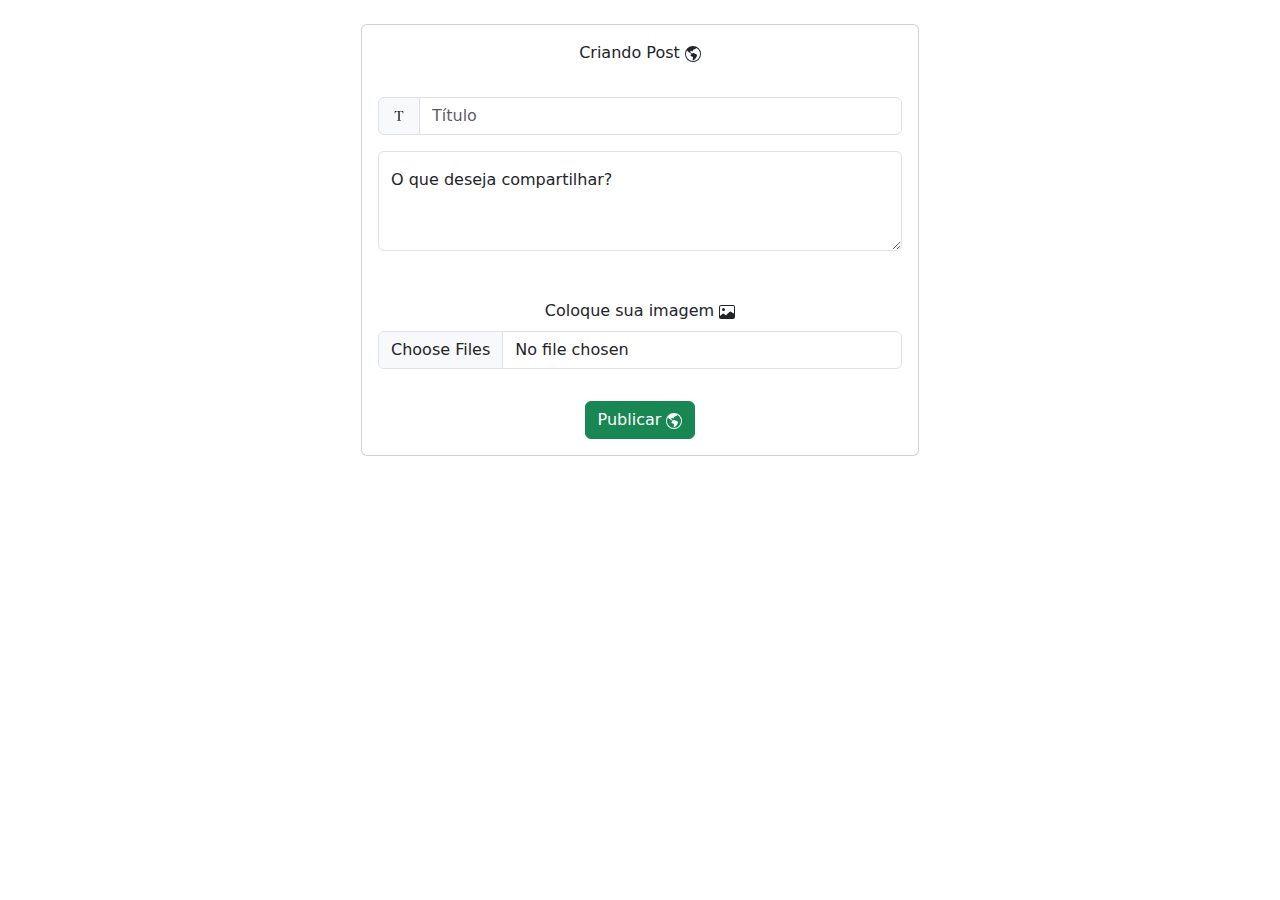
<file: tcc/telas/postagem.html>
<!DOCTYPE html>
<html lang="en">

<head>
    <meta charset="UTF-8">
    <meta name="viewport" content="width=device-width, initial-scale=1.0">
    <link rel="icon" href="images/logo mc.png">
    <link href="https://cdn.jsdelivr.net/npm/bootstrap@5.3.3/dist/css/bootstrap.min.css" rel="stylesheet"
        integrity="sha384-QWTKZyjpPEjISv5WaRU9OFeRpok6YctnYmDr5pNlyT2bRjXh0JMhjY6hW+ALEwIH" crossorigin="anonymous">
    <script src="https://cdn.jsdelivr.net/npm/bootstrap@5.3.3/dist/js/bootstrap.bundle.min.js"
        integrity="sha384-YvpcrYf0tY3lHB60NNkmXc5s9fDVZLESaAA55NDzOxhy9GkcIdslK1eN7N6jIeHz"
        crossorigin="anonymous"></script>
    <title>Math-Science Space</title>
</head>

<body>
    <br>
    <div class="container">
        <center>
            <div class="card" style="width: 50%;">
                <div class="card-body">
                    <p class="card-text">Criando Post <svg xmlns="http://www.w3.org/2000/svg" width="16" height="16"
                            fill="currentColor" class="bi bi-globe-americas" viewBox="0 0 16 16">
                            <path
                                d="M8 0a8 8 0 1 0 0 16A8 8 0 0 0 8 0M2.04 4.326c.325 1.329 2.532 2.54 3.717 3.19.48.263.793.434.743.484q-.121.12-.242.234c-.416.396-.787.749-.758 1.266.035.634.618.824 1.214 1.017.577.188 1.168.38 1.286.983.082.417-.075.988-.22 1.52-.215.782-.406 1.48.22 1.48 1.5-.5 3.798-3.186 4-5 .138-1.243-2-2-3.5-2.5-.478-.16-.755.081-.99.284-.172.15-.322.279-.51.216-.445-.148-2.5-2-1.5-2.5.78-.39.952-.171 1.227.182.078.099.163.208.273.318.609.304.662-.132.723-.633.039-.322.081-.671.277-.867.434-.434 1.265-.791 2.028-1.12.712-.306 1.365-.587 1.579-.88A7 7 0 1 1 2.04 4.327Z" />
                        </svg></p>
                </div>
                <div class="card-body">
                    <div class="input-group mb-3">
                        <span class="input-group-text" id="basic-addon1"><svg xmlns="http://www.w3.org/2000/svg"
                                width="16" height="16" fill="currentColor" class="bi bi-fonts" viewBox="0 0 16 16">
                                <path
                                    d="M12.258 3h-8.51l-.083 2.46h.479c.26-1.544.758-1.783 2.693-1.845l.424-.013v7.827c0 .663-.144.82-1.3.923v.52h4.082v-.52c-1.162-.103-1.306-.26-1.306-.923V3.602l.431.013c1.934.062 2.434.301 2.693 1.846h.479z" />
                            </svg></span>
                        <input type="text" class="form-control" placeholder="Título" aria-label="Título"
                            aria-describedby="basic-addon1">
                    </div>
                    <div class="input-group mb-3">
                        <div class="form-floating">
                            <textarea class="form-control" placeholder="Leave a comment here" id="floatingTextarea2"
                                style="height: 100px"></textarea>
                            <label for="floatingTextarea2">O que deseja compartilhar?</label>
                        </div>
                    </div>
                </div>
                <div class="card-body">
                    <label for="formFileMultiple" class="form-label">Coloque sua imagem <svg
                            xmlns="http://www.w3.org/2000/svg" width="16" height="16" fill="currentColor"
                            class="bi bi-image" viewBox="0 0 16 16">
                            <path d="M6.002 5.5a1.5 1.5 0 1 1-3 0 1.5 1.5 0 0 1 3 0" />
                            <path
                                d="M2.002 1a2 2 0 0 0-2 2v10a2 2 0 0 0 2 2h12a2 2 0 0 0 2-2V3a2 2 0 0 0-2-2zm12 1a1 1 0 0 1 1 1v6.5l-3.777-1.947a.5.5 0 0 0-.577.093l-3.71 3.71-2.66-1.772a.5.5 0 0 0-.63.062L1.002 12V3a1 1 0 0 1 1-1z" />
                        </svg></label>
                    <input class="form-control" type="file" id="formFileMultiple" multiple>
                </div>

                <div class="card-body">
                    <div class="row">
                        <div class="col">
                            <button type="button" class="btn btn-success">Publicar <svg
                                    xmlns="http://www.w3.org/2000/svg" width="16" height="16" fill="currentColor"
                                    class="bi bi-globe-americas" viewBox="0 0 16 16">
                                    <path
                                        d="M8 0a8 8 0 1 0 0 16A8 8 0 0 0 8 0M2.04 4.326c.325 1.329 2.532 2.54 3.717 3.19.48.263.793.434.743.484q-.121.12-.242.234c-.416.396-.787.749-.758 1.266.035.634.618.824 1.214 1.017.577.188 1.168.38 1.286.983.082.417-.075.988-.22 1.52-.215.782-.406 1.48.22 1.48 1.5-.5 3.798-3.186 4-5 .138-1.243-2-2-3.5-2.5-.478-.16-.755.081-.99.284-.172.15-.322.279-.51.216-.445-.148-2.5-2-1.5-2.5.78-.39.952-.171 1.227.182.078.099.163.208.273.318.609.304.662-.132.723-.633.039-.322.081-.671.277-.867.434-.434 1.265-.791 2.028-1.12.712-.306 1.365-.587 1.579-.88A7 7 0 1 1 2.04 4.327Z" />
                                </svg></button>
                        </div>
                    </div>
                </div>
            </div>
        </center>
    </div>


</body>

</html>
</file>
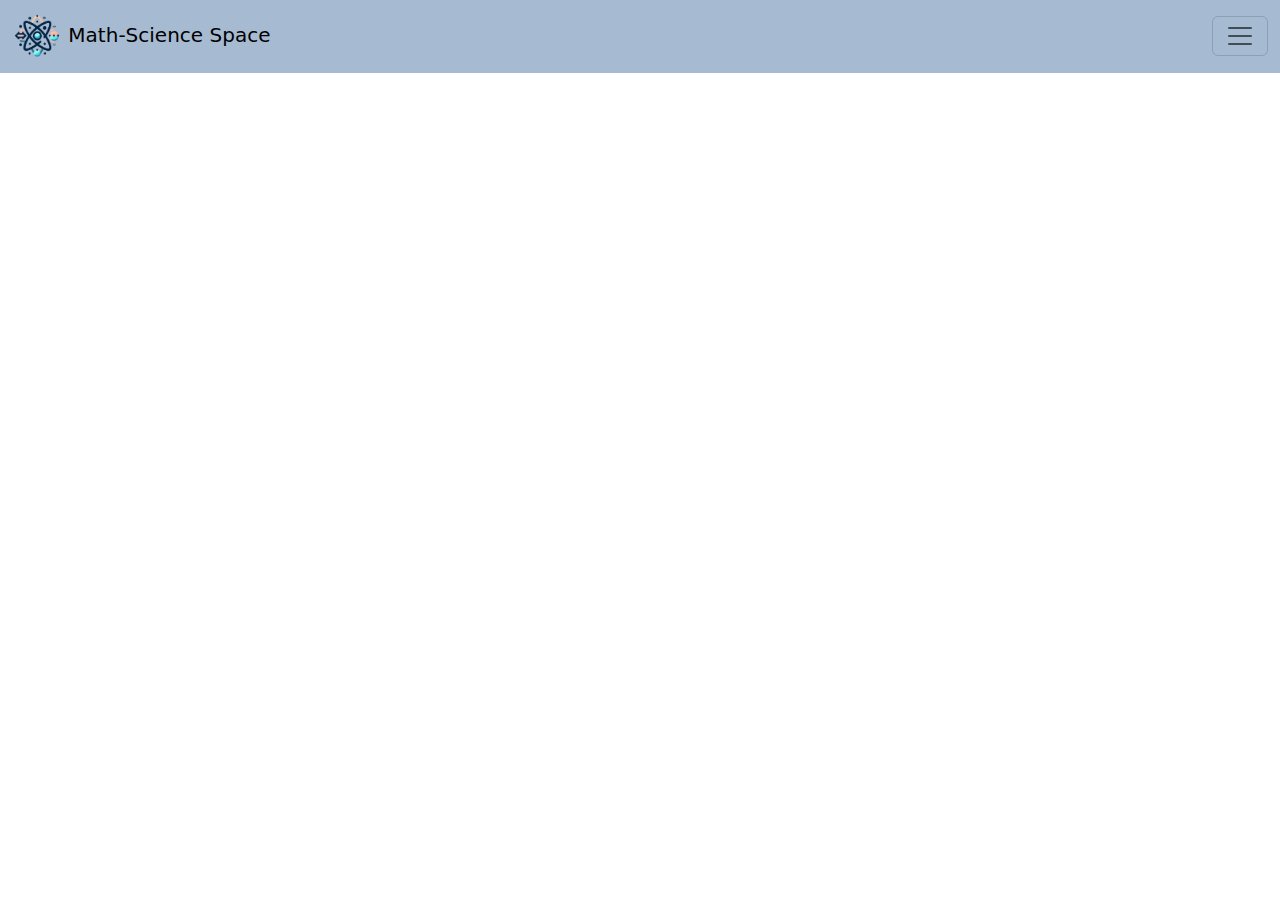
<file: tcc/telas/videos.html>
<!DOCTYPE html>
<html lang="en">

<head>
    <meta charset="UTF-8">
    <link rel="icon" href="images/logo mc.png">
    <link href="https://cdn.jsdelivr.net/npm/bootstrap@5.3.3/dist/css/bootstrap.min.css" rel="stylesheet"
        integrity="sha384-QWTKZyjpPEjISv5WaRU9OFeRpok6YctnYmDr5pNlyT2bRjXh0JMhjY6hW+ALEwIH" crossorigin="anonymous">
    <script src="https://cdn.jsdelivr.net/npm/bootstrap@5.3.3/dist/js/bootstrap.bundle.min.js"
        integrity="sha384-YvpcrYf0tY3lHB60NNkmXc5s9fDVZLESaAA55NDzOxhy9GkcIdslK1eN7N6jIeHz"
        crossorigin="anonymous"></script>
    <title>Math-Science Space</title>
</head>

<body>
    <header>
        <!-- NAVBAR -->
        <nav class="navbar" style="background-color: #A6BBD2;">
            <div class="container-fluid">
                <a class="navbar-brand" href="index.html"><img src="images/logo mc.png" width="50px" height="10%"
                        alt="">
                    Math-Science Space</a></a>
                <button class="navbar-toggler" type="button" data-bs-toggle="offcanvas"
                    data-bs-target="#offcanvasNavbar" aria-controls="offcanvasNavbar" aria-label="Toggle navigation">
                    <span class="navbar-toggler-icon"></span>
                </button>
                <div class="offcanvas offcanvas-end" tabindex="-1" id="offcanvasNavbar"
                    aria-labelledby="offcanvasNavbarLabel" style="background-color: #A6BBD2;">
                    <div class="offcanvas-header">
                        <h5 class="offcanvas-title" id="offcanvasNavbarLabel"><img src="images/logo mc.png" width="50px"
                                height="10%" alt="">
                            Math-Science Space</h5>
                        <button type="button" class="btn-close" data-bs-dismiss="offcanvas" aria-label="Close"></button>
                    </div>
                    <div class="offcanvas-body">
                        <ul class="navbar-nav justify-content-end flex-grow-1 pe-3">
                            <li class="nav-item">
                                <a class="nav-link" aria-current="page" href="vocesabia.html">Você Sabia?</a>
                            </li>
                            <li class="nav-item">
                                <a class="nav-link" href="eventos.html">Eventos</a>
                            </li>
                            <li class="nav-item">
                                <a class="nav-link" href="biblioteca.html">Biblioteca <svg
                                        xmlns="http://www.w3.org/2000/svg" width="16" height="16" fill="currentColor"
                                        class="bi bi-book" viewBox="0 0 16 16">
                                        <path
                                            d="M1 2.828c.885-.37 2.154-.769 3.388-.893 1.33-.134 2.458.063 3.112.752v9.746c-.935-.53-2.12-.603-3.213-.493-1.18.12-2.37.461-3.287.811zm7.5-.141c.654-.689 1.782-.886 3.112-.752 1.234.124 2.503.523 3.388.893v9.923c-.918-.35-2.107-.692-3.287-.81-1.094-.111-2.278-.039-3.213.492zM8 1.783C7.015.936 5.587.81 4.287.94c-1.514.153-3.042.672-3.994 1.105A.5.5 0 0 0 0 2.5v11a.5.5 0 0 0 .707.455c.882-.4 2.303-.881 3.68-1.02 1.409-.142 2.59.087 3.223.877a.5.5 0 0 0 .78 0c.633-.79 1.814-1.019 3.222-.877 1.378.139 2.8.62 3.681 1.02A.5.5 0 0 0 16 13.5v-11a.5.5 0 0 0-.293-.455c-.952-.433-2.48-.952-3.994-1.105C10.413.809 8.985.936 8 1.783" />
                                    </svg></a>
                            </li>
                            <li class="nav-item">
                                <a class="nav-link" href="login.html">Login <svg xmlns="http://www.w3.org/2000/svg"
                                        width="16" height="16" fill="currentColor" class="bi bi-person-fill"
                                        viewBox="0 0 16 16">
                                        <path
                                            d="M3 14s-1 0-1-1 1-4 6-4 6 3 6 4-1 1-1 1zm5-6a3 3 0 1 0 0-6 3 3 0 0 0 0 6" />
                                    </svg></a>
                            </li>
                            <li class="nav-item dropdown">
                                <a class="nav-link dropdown-toggle" href="#" role="button" data-bs-toggle="dropdown"
                                    aria-expanded="false">
                                    Materiais <svg xmlns="http://www.w3.org/2000/svg" width="16" height="16"
                                        fill="currentColor" class="bi bi-journals" viewBox="0 0 16 16">
                                        <path
                                            d="M5 0h8a2 2 0 0 1 2 2v10a2 2 0 0 1-2 2 2 2 0 0 1-2 2H3a2 2 0 0 1-2-2h1a1 1 0 0 0 1 1h8a1 1 0 0 0 1-1V4a1 1 0 0 0-1-1H3a1 1 0 0 0-1 1H1a2 2 0 0 1 2-2h8a2 2 0 0 1 2 2v9a1 1 0 0 0 1-1V2a1 1 0 0 0-1-1H5a1 1 0 0 0-1 1H3a2 2 0 0 1 2-2" />
                                        <path
                                            d="M1 6v-.5a.5.5 0 0 1 1 0V6h.5a.5.5 0 0 1 0 1h-2a.5.5 0 0 1 0-1zm0 3v-.5a.5.5 0 0 1 1 0V9h.5a.5.5 0 0 1 0 1h-2a.5.5 0 0 1 0-1zm0 2.5v.5H.5a.5.5 0 0 0 0 1h2a.5.5 0 0 0 0-1H2v-.5a.5.5 0 0 0-1 0" />
                                    </svg>
                                </a>
                                <ul class="dropdown-menu" style="background-color: #71A9B5;">
                                    <li><a class="dropdown-item" href="podcast.html">Podcasts <svg
                                                xmlns="http://www.w3.org/2000/svg" width="16" height="16"
                                                fill="currentColor" class="bi bi-earbuds" viewBox="0 0 16 16">
                                                <path fill-rule="evenodd"
                                                    d="M6.825 4.138c.596 2.141-.36 3.593-2.389 4.117a4.4 4.4 0 0 1-2.018.054c-.048-.01.9 2.778 1.522 4.61l.41 1.205a.52.52 0 0 1-.346.659l-.593.19a.55.55 0 0 1-.69-.34L.184 6.99c-.696-2.137.662-4.309 2.564-4.8 2.029-.523 3.402 0 4.076 1.948zm-.868 2.221c.43-.112.561-.993.292-1.969-.269-.975-.836-1.675-1.266-1.563s-.561.994-.292 1.969.836 1.675 1.266 1.563m3.218-2.221c-.596 2.141.36 3.593 2.389 4.117a4.4 4.4 0 0 0 2.018.054c.048-.01-.9 2.778-1.522 4.61l-.41 1.205a.52.52 0 0 0 .346.659l.593.19c.289.092.6-.06.69-.34l2.536-7.643c.696-2.137-.662-4.309-2.564-4.8-2.029-.523-3.402 0-4.076 1.948m.868 2.221c-.43-.112-.561-.993-.292-1.969.269-.975.836-1.675 1.266-1.563s.561.994.292 1.969-.836 1.675-1.266 1.563" />
                                            </svg></a></li>
                                    <li><a class="dropdown-item" href="videos.html">Vídeos <svg xmlns="http://www.w3.org/2000/svg"
                                                width="16" height="16" fill="currentColor" class="bi bi-camera-reels"
                                                viewBox="0 0 16 16">
                                                <path
                                                    d="M6 3a3 3 0 1 1-6 0 3 3 0 0 1 6 0M1 3a2 2 0 1 0 4 0 2 2 0 0 0-4 0" />
                                                <path
                                                    d="M9 6h.5a2 2 0 0 1 1.983 1.738l3.11-1.382A1 1 0 0 1 16 7.269v7.462a1 1 0 0 1-1.406.913l-3.111-1.382A2 2 0 0 1 9.5 16H2a2 2 0 0 1-2-2V8a2 2 0 0 1 2-2zm6 8.73V7.27l-3.5 1.555v4.35zM1 8v6a1 1 0 0 0 1 1h7.5a1 1 0 0 0 1-1V8a1 1 0 0 0-1-1H2a1 1 0 0 0-1 1" />
                                                <path
                                                    d="M9 6a3 3 0 1 0 0-6 3 3 0 0 0 0 6M7 3a2 2 0 1 1 4 0 2 2 0 0 1-4 0" />
                                            </svg></a></li>
                                    <li><a class="dropdown-item" href="artigos.html">Artigos Científicos <svg
                                                xmlns="http://www.w3.org/2000/svg" width="16" height="16"
                                                fill="currentColor" class="bi bi-file-earmark-text" viewBox="0 0 16 16">
                                                <path
                                                    d="M5.5 7a.5.5 0 0 0 0 1h5a.5.5 0 0 0 0-1zM5 9.5a.5.5 0 0 1 .5-.5h5a.5.5 0 0 1 0 1h-5a.5.5 0 0 1-.5-.5m0 2a.5.5 0 0 1 .5-.5h2a.5.5 0 0 1 0 1h-2a.5.5 0 0 1-.5-.5" />
                                                <path
                                                    d="M9.5 0H4a2 2 0 0 0-2 2v12a2 2 0 0 0 2 2h8a2 2 0 0 0 2-2V4.5zm0 1v2A1.5 1.5 0 0 0 11 4.5h2V14a1 1 0 0 1-1 1H4a1 1 0 0 1-1-1V2a1 1 0 0 1 1-1z" />
                                            </svg></a></li>
                                </ul>
                            </li>
                            <li class="nav-item">
                                <a class="nav-link" aria-disabled="true" href="duvidas.html">Dúvidas <svg
                                        xmlns="http://www.w3.org/2000/svg" width="16" height="16" fill="currentColor"
                                        class="bi bi-patch-question" viewBox="0 0 16 16">
                                        <path
                                            d="M8.05 9.6c.336 0 .504-.24.554-.627.04-.534.198-.815.847-1.26.673-.475 1.049-1.09 1.049-1.986 0-1.325-.92-2.227-2.262-2.227-1.02 0-1.792.492-2.1 1.29A1.7 1.7 0 0 0 6 5.48c0 .393.203.64.545.64.272 0 .455-.147.564-.51.158-.592.525-.915 1.074-.915.61 0 1.03.446 1.03 1.084 0 .563-.208.885-.822 1.325-.619.433-.926.914-.926 1.64v.111c0 .428.208.745.585.745" />
                                        <path
                                            d="m10.273 2.513-.921-.944.715-.698.622.637.89-.011a2.89 2.89 0 0 1 2.924 2.924l-.01.89.636.622a2.89 2.89 0 0 1 0 4.134l-.637.622.011.89a2.89 2.89 0 0 1-2.924 2.924l-.89-.01-.622.636a2.89 2.89 0 0 1-4.134 0l-.622-.637-.89.011a2.89 2.89 0 0 1-2.924-2.924l.01-.89-.636-.622a2.89 2.89 0 0 1 0-4.134l.637-.622-.011-.89a2.89 2.89 0 0 1 2.924-2.924l.89.01.622-.636a2.89 2.89 0 0 1 4.134 0l-.715.698a1.89 1.89 0 0 0-2.704 0l-.92.944-1.32-.016a1.89 1.89 0 0 0-1.911 1.912l.016 1.318-.944.921a1.89 1.89 0 0 0 0 2.704l.944.92-.016 1.32a1.89 1.89 0 0 0 1.912 1.911l1.318-.016.921.944a1.89 1.89 0 0 0 2.704 0l.92-.944 1.32.016a1.89 1.89 0 0 0 1.911-1.912l-.016-1.318.944-.921a1.89 1.89 0 0 0 0-2.704l-.944-.92.016-1.32a1.89 1.89 0 0 0-1.912-1.911z" />
                                        <path d="M7.001 11a1 1 0 1 1 2 0 1 1 0 0 1-2 0" />
                                    </svg></a>
                            </li>
                        </ul>
                    </div>
                </div>
            </div>
        </nav>
        <br>
    </header>


</body>

</html>
</file>
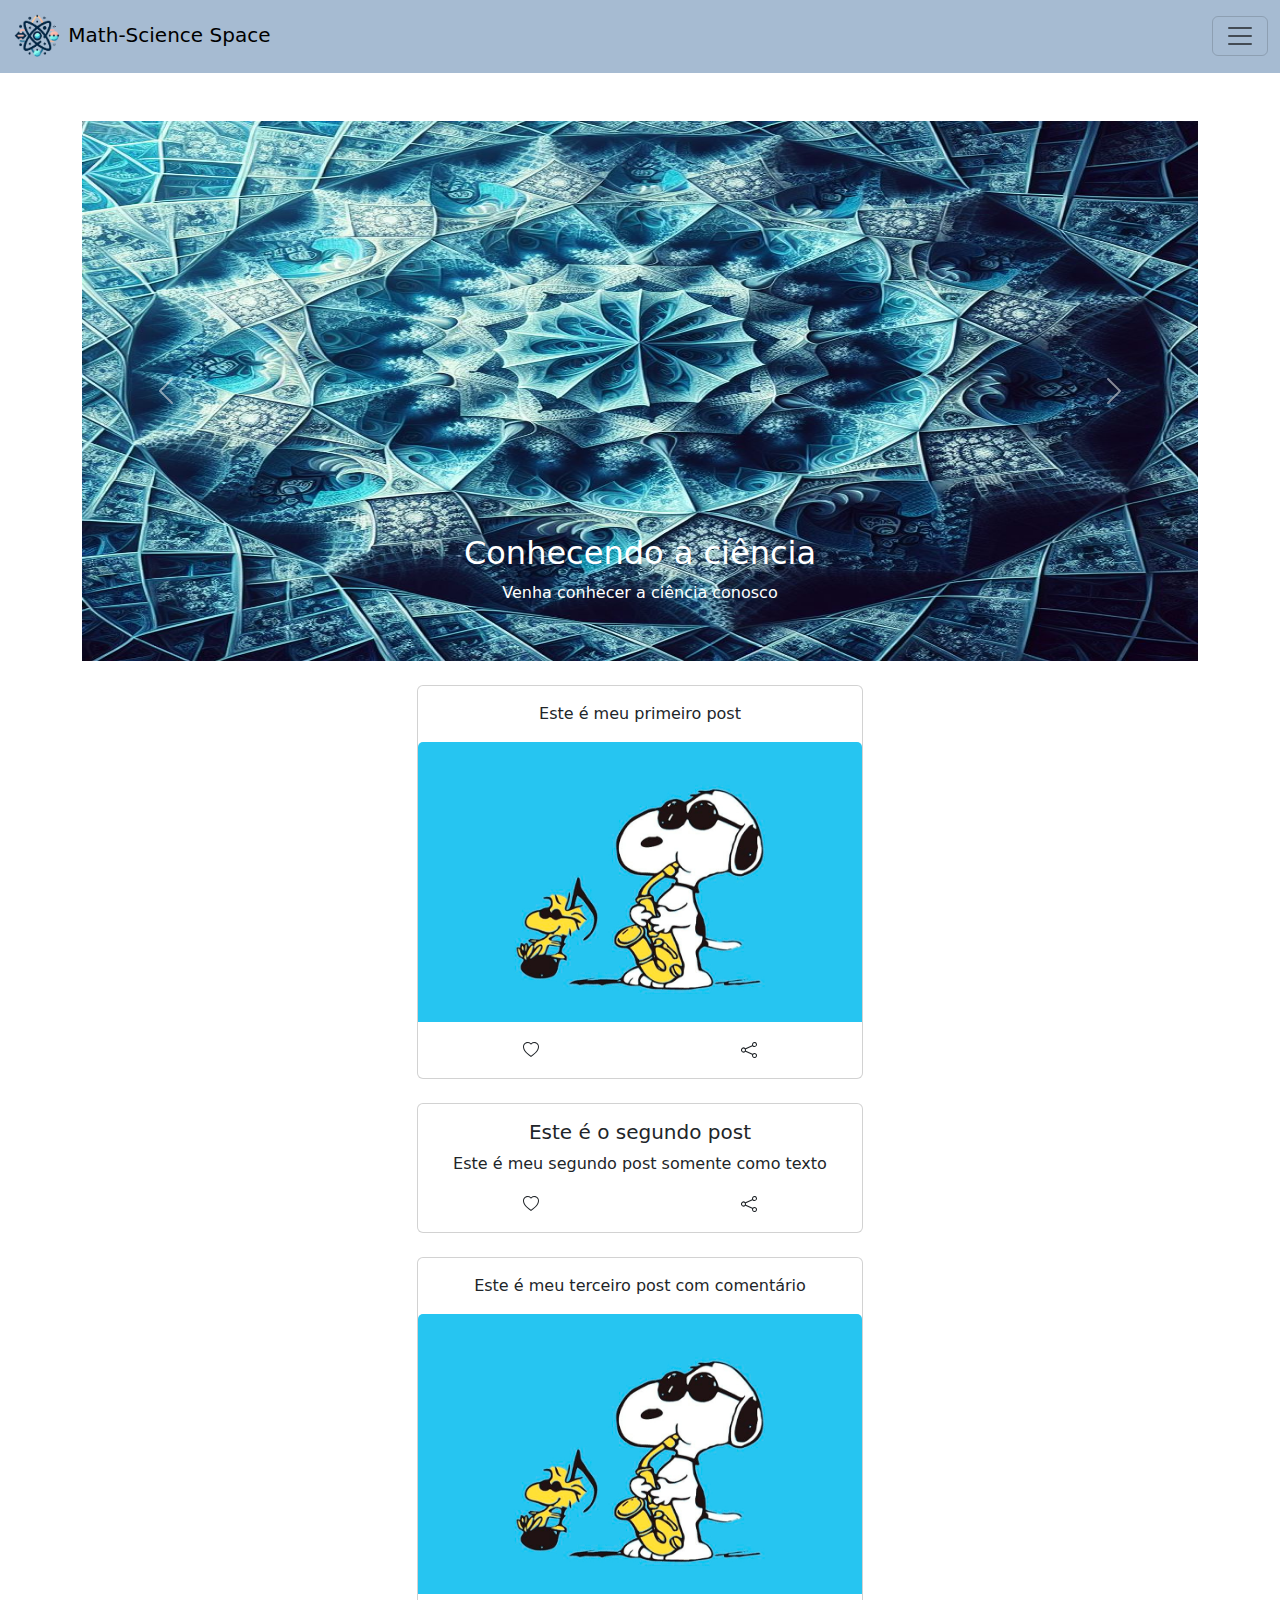
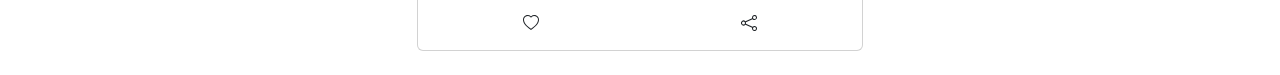
<file: tcc/telas/vocesabia.html>
<!DOCTYPE html>
<html lang="en">

<head>
    <meta charset="UTF-8">
    <meta name="viewport" content="width=device-width, initial-scale=1.0">
    <link rel="stylesheet" href="style/style.css">
    <link href="https://cdn.jsdelivr.net/npm/bootstrap@5.3.3/dist/css/bootstrap.min.css" rel="stylesheet"
        integrity="sha384-QWTKZyjpPEjISv5WaRU9OFeRpok6YctnYmDr5pNlyT2bRjXh0JMhjY6hW+ALEwIH" crossorigin="anonymous">
    <script src="https://cdn.jsdelivr.net/npm/bootstrap@5.3.3/dist/js/bootstrap.bundle.min.js"
        integrity="sha384-YvpcrYf0tY3lHB60NNkmXc5s9fDVZLESaAA55NDzOxhy9GkcIdslK1eN7N6jIeHz"
        crossorigin="anonymous"></script>
    <title>Você Sabia?</title>
</head>

<body>
    <header>
        <!-- NAVBAR -->
        <nav class="navbar" style="background-color: #A6BBD2;">
            <div class="container-fluid">
                <a class="navbar-brand" href="index.html"><img src="images/logo mc.png" width="50px" height="10%"
                        alt="">
                    Math-Science Space</a></a>
                <button class="navbar-toggler" type="button" data-bs-toggle="offcanvas"
                    data-bs-target="#offcanvasNavbar" aria-controls="offcanvasNavbar" aria-label="Toggle navigation">
                    <span class="navbar-toggler-icon"></span>
                </button>
                <div class="offcanvas offcanvas-end" tabindex="-1" id="offcanvasNavbar"
                    aria-labelledby="offcanvasNavbarLabel" style="background-color: #A6BBD2;">
                    <div class="offcanvas-header">
                        <h5 class="offcanvas-title" id="offcanvasNavbarLabel"><img src="images/logo mc.png" width="50px"
                                height="10%" alt="">
                            Math-Science Space</h5>
                        <button type="button" class="btn-close" data-bs-dismiss="offcanvas" aria-label="Close"></button>
                    </div>
                    <div class="offcanvas-body">
                        <ul class="navbar-nav justify-content-end flex-grow-1 pe-3">
                            <li class="nav-item">
                                <a class="nav-link" aria-current="page" href="vocesabia.html">Você Sabia?</a>
                            </li>
                            <li class="nav-item">
                                <a class="nav-link" href="eventos.html">Eventos</a>
                            </li>
                            <li class="nav-item">
                                <a class="nav-link" href="biblioteca.html">Biblioteca <svg xmlns="http://www.w3.org/2000/svg"
                                        width="16" height="16" fill="currentColor" class="bi bi-book"
                                        viewBox="0 0 16 16">
                                        <path
                                            d="M1 2.828c.885-.37 2.154-.769 3.388-.893 1.33-.134 2.458.063 3.112.752v9.746c-.935-.53-2.12-.603-3.213-.493-1.18.12-2.37.461-3.287.811zm7.5-.141c.654-.689 1.782-.886 3.112-.752 1.234.124 2.503.523 3.388.893v9.923c-.918-.35-2.107-.692-3.287-.81-1.094-.111-2.278-.039-3.213.492zM8 1.783C7.015.936 5.587.81 4.287.94c-1.514.153-3.042.672-3.994 1.105A.5.5 0 0 0 0 2.5v11a.5.5 0 0 0 .707.455c.882-.4 2.303-.881 3.68-1.02 1.409-.142 2.59.087 3.223.877a.5.5 0 0 0 .78 0c.633-.79 1.814-1.019 3.222-.877 1.378.139 2.8.62 3.681 1.02A.5.5 0 0 0 16 13.5v-11a.5.5 0 0 0-.293-.455c-.952-.433-2.48-.952-3.994-1.105C10.413.809 8.985.936 8 1.783" />
                                    </svg></a>
                            </li>
                            <li class="nav-item">
                                <a class="nav-link" href="login.html">Login <svg xmlns="http://www.w3.org/2000/svg"
                                        width="16" height="16" fill="currentColor" class="bi bi-person-fill"
                                        viewBox="0 0 16 16">
                                        <path
                                            d="M3 14s-1 0-1-1 1-4 6-4 6 3 6 4-1 1-1 1zm5-6a3 3 0 1 0 0-6 3 3 0 0 0 0 6" />
                                    </svg></a>
                            </li>
                            <li class="nav-item dropdown">
                                <a class="nav-link dropdown-toggle" href="#" role="button" data-bs-toggle="dropdown"
                                    aria-expanded="false">
                                    Materiais <svg xmlns="http://www.w3.org/2000/svg" width="16" height="16"
                                        fill="currentColor" class="bi bi-journals" viewBox="0 0 16 16">
                                        <path
                                            d="M5 0h8a2 2 0 0 1 2 2v10a2 2 0 0 1-2 2 2 2 0 0 1-2 2H3a2 2 0 0 1-2-2h1a1 1 0 0 0 1 1h8a1 1 0 0 0 1-1V4a1 1 0 0 0-1-1H3a1 1 0 0 0-1 1H1a2 2 0 0 1 2-2h8a2 2 0 0 1 2 2v9a1 1 0 0 0 1-1V2a1 1 0 0 0-1-1H5a1 1 0 0 0-1 1H3a2 2 0 0 1 2-2" />
                                        <path
                                            d="M1 6v-.5a.5.5 0 0 1 1 0V6h.5a.5.5 0 0 1 0 1h-2a.5.5 0 0 1 0-1zm0 3v-.5a.5.5 0 0 1 1 0V9h.5a.5.5 0 0 1 0 1h-2a.5.5 0 0 1 0-1zm0 2.5v.5H.5a.5.5 0 0 0 0 1h2a.5.5 0 0 0 0-1H2v-.5a.5.5 0 0 0-1 0" />
                                    </svg>
                                </a>
                                <ul class="dropdown-menu" style="background-color: #71A9B5;">
                                    <li><a class="dropdown-item" href="podcast.html">Podcasts <svg
                                                xmlns="http://www.w3.org/2000/svg" width="16" height="16"
                                                fill="currentColor" class="bi bi-earbuds" viewBox="0 0 16 16">
                                                <path fill-rule="evenodd"
                                                    d="M6.825 4.138c.596 2.141-.36 3.593-2.389 4.117a4.4 4.4 0 0 1-2.018.054c-.048-.01.9 2.778 1.522 4.61l.41 1.205a.52.52 0 0 1-.346.659l-.593.19a.55.55 0 0 1-.69-.34L.184 6.99c-.696-2.137.662-4.309 2.564-4.8 2.029-.523 3.402 0 4.076 1.948zm-.868 2.221c.43-.112.561-.993.292-1.969-.269-.975-.836-1.675-1.266-1.563s-.561.994-.292 1.969.836 1.675 1.266 1.563m3.218-2.221c-.596 2.141.36 3.593 2.389 4.117a4.4 4.4 0 0 0 2.018.054c.048-.01-.9 2.778-1.522 4.61l-.41 1.205a.52.52 0 0 0 .346.659l.593.19c.289.092.6-.06.69-.34l2.536-7.643c.696-2.137-.662-4.309-2.564-4.8-2.029-.523-3.402 0-4.076 1.948m.868 2.221c-.43-.112-.561-.993-.292-1.969.269-.975.836-1.675 1.266-1.563s.561.994.292 1.969-.836 1.675-1.266 1.563" />
                                            </svg></a></li>
                                    <li><a class="dropdown-item" href="videos.html">Vídeos <svg xmlns="http://www.w3.org/2000/svg"
                                                width="16" height="16" fill="currentColor" class="bi bi-camera-reels"
                                                viewBox="0 0 16 16">
                                                <path
                                                    d="M6 3a3 3 0 1 1-6 0 3 3 0 0 1 6 0M1 3a2 2 0 1 0 4 0 2 2 0 0 0-4 0" />
                                                <path
                                                    d="M9 6h.5a2 2 0 0 1 1.983 1.738l3.11-1.382A1 1 0 0 1 16 7.269v7.462a1 1 0 0 1-1.406.913l-3.111-1.382A2 2 0 0 1 9.5 16H2a2 2 0 0 1-2-2V8a2 2 0 0 1 2-2zm6 8.73V7.27l-3.5 1.555v4.35zM1 8v6a1 1 0 0 0 1 1h7.5a1 1 0 0 0 1-1V8a1 1 0 0 0-1-1H2a1 1 0 0 0-1 1" />
                                                <path
                                                    d="M9 6a3 3 0 1 0 0-6 3 3 0 0 0 0 6M7 3a2 2 0 1 1 4 0 2 2 0 0 1-4 0" />
                                            </svg></a></li>
                                    <li><a class="dropdown-item" href="artigos.html">Artigos Científicos <svg
                                                xmlns="http://www.w3.org/2000/svg" width="16" height="16"
                                                fill="currentColor" class="bi bi-file-earmark-text" viewBox="0 0 16 16">
                                                <path
                                                    d="M5.5 7a.5.5 0 0 0 0 1h5a.5.5 0 0 0 0-1zM5 9.5a.5.5 0 0 1 .5-.5h5a.5.5 0 0 1 0 1h-5a.5.5 0 0 1-.5-.5m0 2a.5.5 0 0 1 .5-.5h2a.5.5 0 0 1 0 1h-2a.5.5 0 0 1-.5-.5" />
                                                <path
                                                    d="M9.5 0H4a2 2 0 0 0-2 2v12a2 2 0 0 0 2 2h8a2 2 0 0 0 2-2V4.5zm0 1v2A1.5 1.5 0 0 0 11 4.5h2V14a1 1 0 0 1-1 1H4a1 1 0 0 1-1-1V2a1 1 0 0 1 1-1z" />
                                            </svg></a></li>
                                </ul>
                            </li>
                            <li class="nav-item">
                                <a class="nav-link" aria-disabled="true" href="duvidas.html">Dúvidas <svg
                                        xmlns="http://www.w3.org/2000/svg" width="16" height="16" fill="currentColor"
                                        class="bi bi-patch-question" viewBox="0 0 16 16">
                                        <path
                                            d="M8.05 9.6c.336 0 .504-.24.554-.627.04-.534.198-.815.847-1.26.673-.475 1.049-1.09 1.049-1.986 0-1.325-.92-2.227-2.262-2.227-1.02 0-1.792.492-2.1 1.29A1.7 1.7 0 0 0 6 5.48c0 .393.203.64.545.64.272 0 .455-.147.564-.51.158-.592.525-.915 1.074-.915.61 0 1.03.446 1.03 1.084 0 .563-.208.885-.822 1.325-.619.433-.926.914-.926 1.64v.111c0 .428.208.745.585.745" />
                                        <path
                                            d="m10.273 2.513-.921-.944.715-.698.622.637.89-.011a2.89 2.89 0 0 1 2.924 2.924l-.01.89.636.622a2.89 2.89 0 0 1 0 4.134l-.637.622.011.89a2.89 2.89 0 0 1-2.924 2.924l-.89-.01-.622.636a2.89 2.89 0 0 1-4.134 0l-.622-.637-.89.011a2.89 2.89 0 0 1-2.924-2.924l.01-.89-.636-.622a2.89 2.89 0 0 1 0-4.134l.637-.622-.011-.89a2.89 2.89 0 0 1 2.924-2.924l.89.01.622-.636a2.89 2.89 0 0 1 4.134 0l-.715.698a1.89 1.89 0 0 0-2.704 0l-.92.944-1.32-.016a1.89 1.89 0 0 0-1.911 1.912l.016 1.318-.944.921a1.89 1.89 0 0 0 0 2.704l.944.92-.016 1.32a1.89 1.89 0 0 0 1.912 1.911l1.318-.016.921.944a1.89 1.89 0 0 0 2.704 0l.92-.944 1.32.016a1.89 1.89 0 0 0 1.911-1.912l-.016-1.318.944-.921a1.89 1.89 0 0 0 0-2.704l-.944-.92.016-1.32a1.89 1.89 0 0 0-1.912-1.911z" />
                                        <path d="M7.001 11a1 1 0 1 1 2 0 1 1 0 0 1-2 0" />
                                    </svg></a>
                            </li>
                        </ul>
                    </div>
                </div>
            </div>
        </nav>
        <br>
    </header>

    <br>
    <div class="container">

        <div id="carouselExampleAutoplaying" class="carousel slide" data-bs-ride="carousel">
            <div class="carousel-inner">
                <div class="carousel-item active">
                    <img src="images/fractaalBing1.jpeg" class="d-block w-100" style="height: 540px;" alt="...">
                    <div class="carousel-caption d-none d-md-block">
                        <h2>Conhecendo a ciência</h2>
                        <p>Venha conhecer a ciência conosco</p>
                    </div>
                </div>
                <div class="carousel-item">
                    <img src="images/fractalaBing2.jpeg" class="d-block w-100" style="height: 540px;" alt="...">
                </div>
                <div class="carousel-item">
                    <img src="images/fractalBring3.jpeg" class="d-block w-100" style="height: 540px;" alt="...">
                </div>
            </div>
            <button class="carousel-control-prev" type="button" data-bs-target="#carouselExampleAutoplaying"
                data-bs-slide="prev">
                <span class="carousel-control-prev-icon" aria-hidden="true"></span>
                <span class="visually-hidden">Previous</span>
            </button>
            <button class="carousel-control-next" type="button" data-bs-target="#carouselExampleAutoplaying"
                data-bs-slide="next">
                <span class="carousel-control-next-icon" aria-hidden="true"></span>
                <span class="visually-hidden">Next</span>
            </button>
        </div>
        <br>
        <!-- SLIDESHOW -->

        <!-- <div class="lateral">
        <div class="d-flex">
            <div class="p-2 flex-fill">
                <div class="card" style="width: 20%;">
                    <img src="images/snoopy.png" class="card-img-top" style="height: 40%;" alt="...">
                    <div class="card-body">
                        <p class="card-text">Este é meu primeiro post</p>
                    </div>
                </div>
                <br>
                <div class="flex-fill">
                    <div class="card" style="width: 20%;">
                        <img src="images/snoopy.png" class="card-img-top" style="height: 40%;" alt="...">
                        <div class="card-body">
                            <p class="card-text">Este é meu primeiro post</p>
                        </div>
                    </div>
                    <br>
                </div>
            </div>
        </div>
    </div> -->


        <center>

            <div class="card" style="width: 40%;">
                <div class="card-body">
                    <p class="card-text">Este é meu primeiro post</p>
                </div>
                <img src="images/snoopy.png" class="card-img-top" style="height: 40%;" alt="...">
                <div class="card-body">
                    <div class="row">
                        <div class="col">
                            <svg xmlns="http://www.w3.org/2000/svg" width="16" height="16" fill="currentColor"
                                class="bi bi-heart" viewBox="0 0 16 16">
                                <path
                                    d="m8 2.748-.717-.737C5.6.281 2.514.878 1.4 3.053c-.523 1.023-.641 2.5.314 4.385.92 1.815 2.834 3.989 6.286 6.357 3.452-2.368 5.365-4.542 6.286-6.357.955-1.886.838-3.362.314-4.385C13.486.878 10.4.28 8.717 2.01zM8 15C-7.333 4.868 3.279-3.04 7.824 1.143q.09.083.176.171a3 3 0 0 1 .176-.17C12.72-3.042 23.333 4.867 8 15" />
                            </svg>
                        </div>
                        <div class="col">
                            <svg xmlns="http://www.w3.org/2000/svg" width="16" height="16" fill="currentColor"
                                class="bi bi-share" viewBox="0 0 16 16">
                                <path
                                    d="M13.5 1a1.5 1.5 0 1 0 0 3 1.5 1.5 0 0 0 0-3M11 2.5a2.5 2.5 0 1 1 .603 1.628l-6.718 3.12a2.5 2.5 0 0 1 0 1.504l6.718 3.12a2.5 2.5 0 1 1-.488.876l-6.718-3.12a2.5 2.5 0 1 1 0-3.256l6.718-3.12A2.5 2.5 0 0 1 11 2.5m-8.5 4a1.5 1.5 0 1 0 0 3 1.5 1.5 0 0 0 0-3m11 5.5a1.5 1.5 0 1 0 0 3 1.5 1.5 0 0 0 0-3" />
                            </svg>
                        </div>
                    </div>
                </div>
            </div>
            <br>

            <div class="card" style="width: 40%; height: 100%;">
                <div class="card-body">
                    <h5 class="card-title">Este é o segundo post</h5>
                    <p class="card-text">Este é meu segundo post somente como texto</p>
                    <div class="row">
                        <div class="col">
                            <svg xmlns="http://www.w3.org/2000/svg" width="16" height="16" fill="currentColor"
                                class="bi bi-heart" viewBox="0 0 16 16">
                                <path
                                    d="m8 2.748-.717-.737C5.6.281 2.514.878 1.4 3.053c-.523 1.023-.641 2.5.314 4.385.92 1.815 2.834 3.989 6.286 6.357 3.452-2.368 5.365-4.542 6.286-6.357.955-1.886.838-3.362.314-4.385C13.486.878 10.4.28 8.717 2.01zM8 15C-7.333 4.868 3.279-3.04 7.824 1.143q.09.083.176.171a3 3 0 0 1 .176-.17C12.72-3.042 23.333 4.867 8 15" />
                            </svg>
                        </div>
                        <div class="col">
                            <svg xmlns="http://www.w3.org/2000/svg" width="16" height="16" fill="currentColor"
                                class="bi bi-share" viewBox="0 0 16 16">
                                <path
                                    d="M13.5 1a1.5 1.5 0 1 0 0 3 1.5 1.5 0 0 0 0-3M11 2.5a2.5 2.5 0 1 1 .603 1.628l-6.718 3.12a2.5 2.5 0 0 1 0 1.504l6.718 3.12a2.5 2.5 0 1 1-.488.876l-6.718-3.12a2.5 2.5 0 1 1 0-3.256l6.718-3.12A2.5 2.5 0 0 1 11 2.5m-8.5 4a1.5 1.5 0 1 0 0 3 1.5 1.5 0 0 0 0-3m11 5.5a1.5 1.5 0 1 0 0 3 1.5 1.5 0 0 0 0-3" />
                            </svg>
                        </div>
                    </div>
                </div>
            </div>
            <br>

            <div class="card" style="width: 40%;">
                <div class="card-body">
                    <p class="card-text">Este é meu terceiro post com comentário</p>
                </div>
                <img src="images/snoopy.png" class="card-img-top" style="height: 40%;" alt="...">
                <div class="card-body">
                    <div class="row">
                        <div class="col">
                            <svg xmlns="http://www.w3.org/2000/svg" width="16" height="16" fill="currentColor"
                                class="bi bi-heart" viewBox="0 0 16 16">
                                <path
                                    d="m8 2.748-.717-.737C5.6.281 2.514.878 1.4 3.053c-.523 1.023-.641 2.5.314 4.385.92 1.815 2.834 3.989 6.286 6.357 3.452-2.368 5.365-4.542 6.286-6.357.955-1.886.838-3.362.314-4.385C13.486.878 10.4.28 8.717 2.01zM8 15C-7.333 4.868 3.279-3.04 7.824 1.143q.09.083.176.171a3 3 0 0 1 .176-.17C12.72-3.042 23.333 4.867 8 15" />
                            </svg>
                        </div>
                        <div class="col">
                            <svg xmlns="http://www.w3.org/2000/svg" width="16" height="16" fill="currentColor"
                                class="bi bi-share" viewBox="0 0 16 16">
                                <path
                                    d="M13.5 1a1.5 1.5 0 1 0 0 3 1.5 1.5 0 0 0 0-3M11 2.5a2.5 2.5 0 1 1 .603 1.628l-6.718 3.12a2.5 2.5 0 0 1 0 1.504l6.718 3.12a2.5 2.5 0 1 1-.488.876l-6.718-3.12a2.5 2.5 0 1 1 0-3.256l6.718-3.12A2.5 2.5 0 0 1 11 2.5m-8.5 4a1.5 1.5 0 1 0 0 3 1.5 1.5 0 0 0 0-3m11 5.5a1.5 1.5 0 1 0 0 3 1.5 1.5 0 0 0 0-3" />
                            </svg>
                        </div>
                    </div>
                </div>
            </div>

            <br>
        </center>
    </div>

</body>

</html>
</file>
<file: tcc/telas/style/style.css>
/* .container{
    border-style: solid;
    border-color: #B9C8CD;
}
.card-body{
    background-color: #B9C8CD;
} */
</file>
